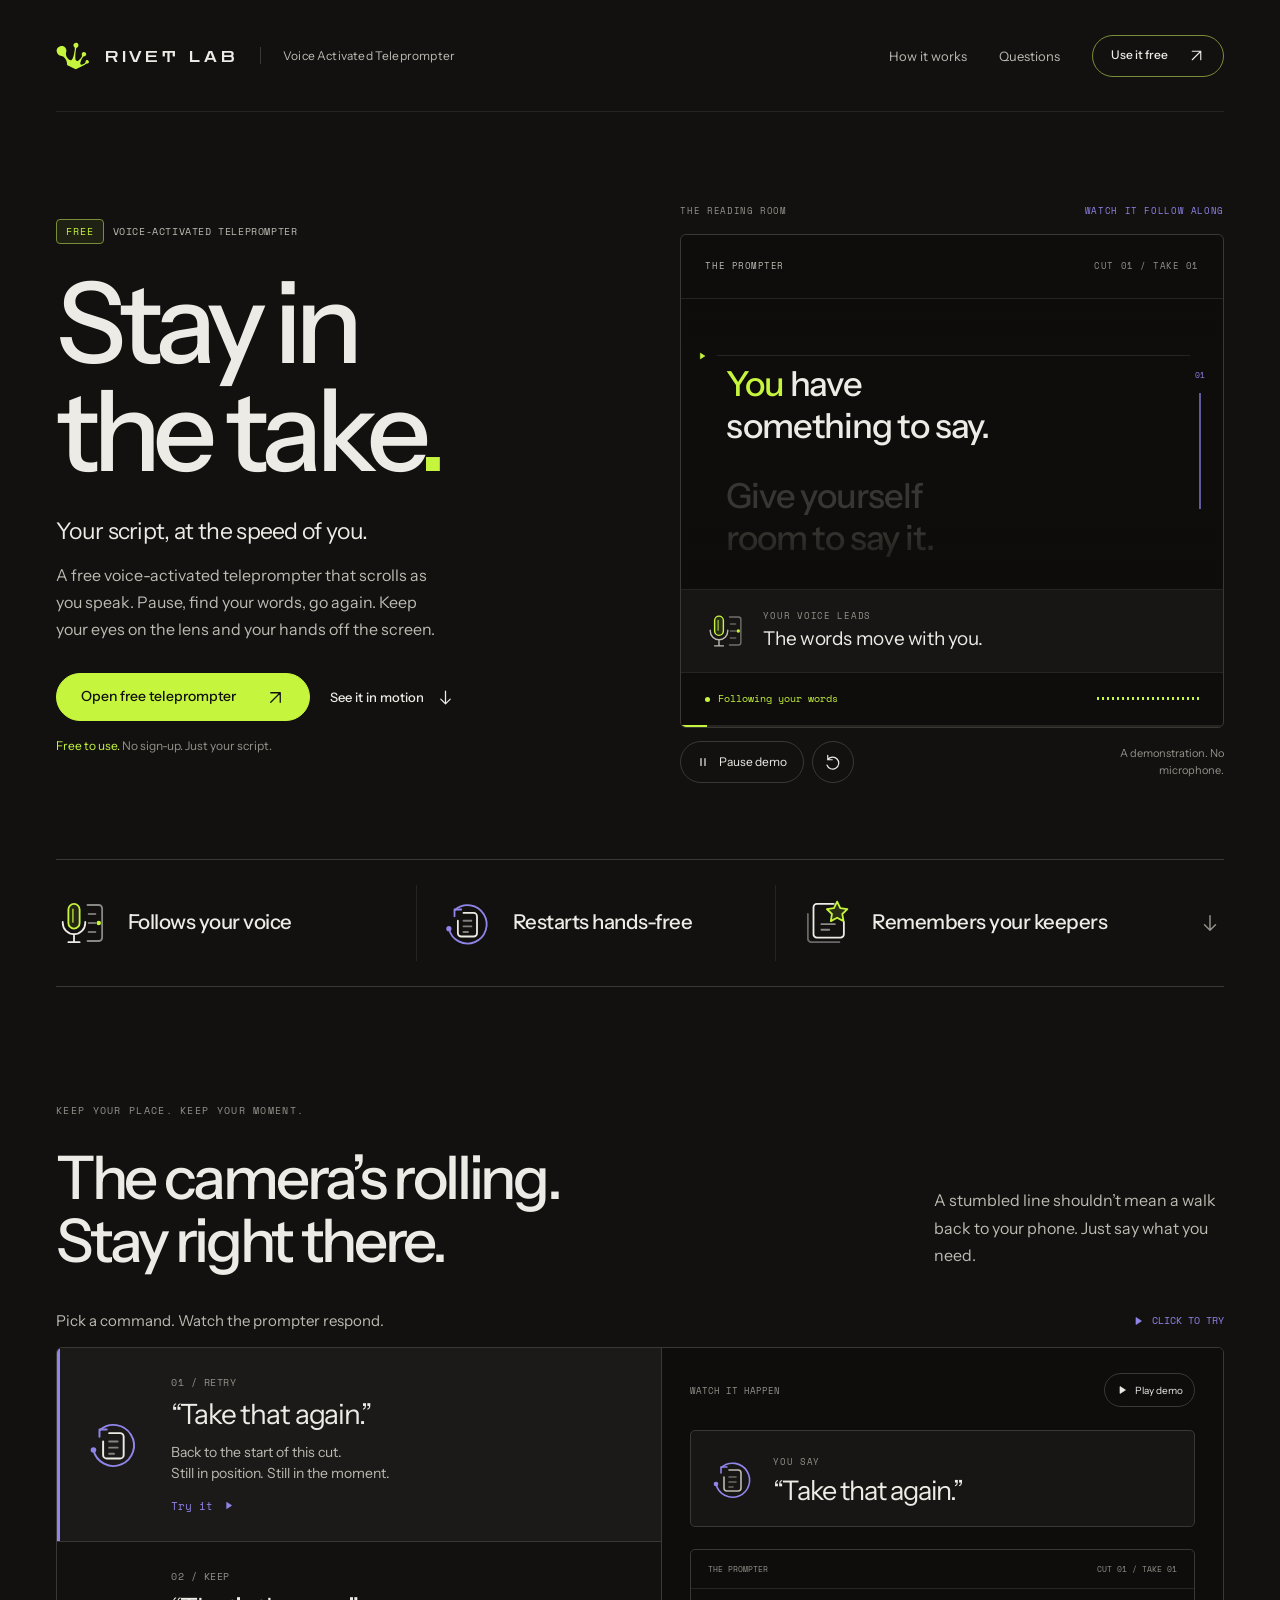
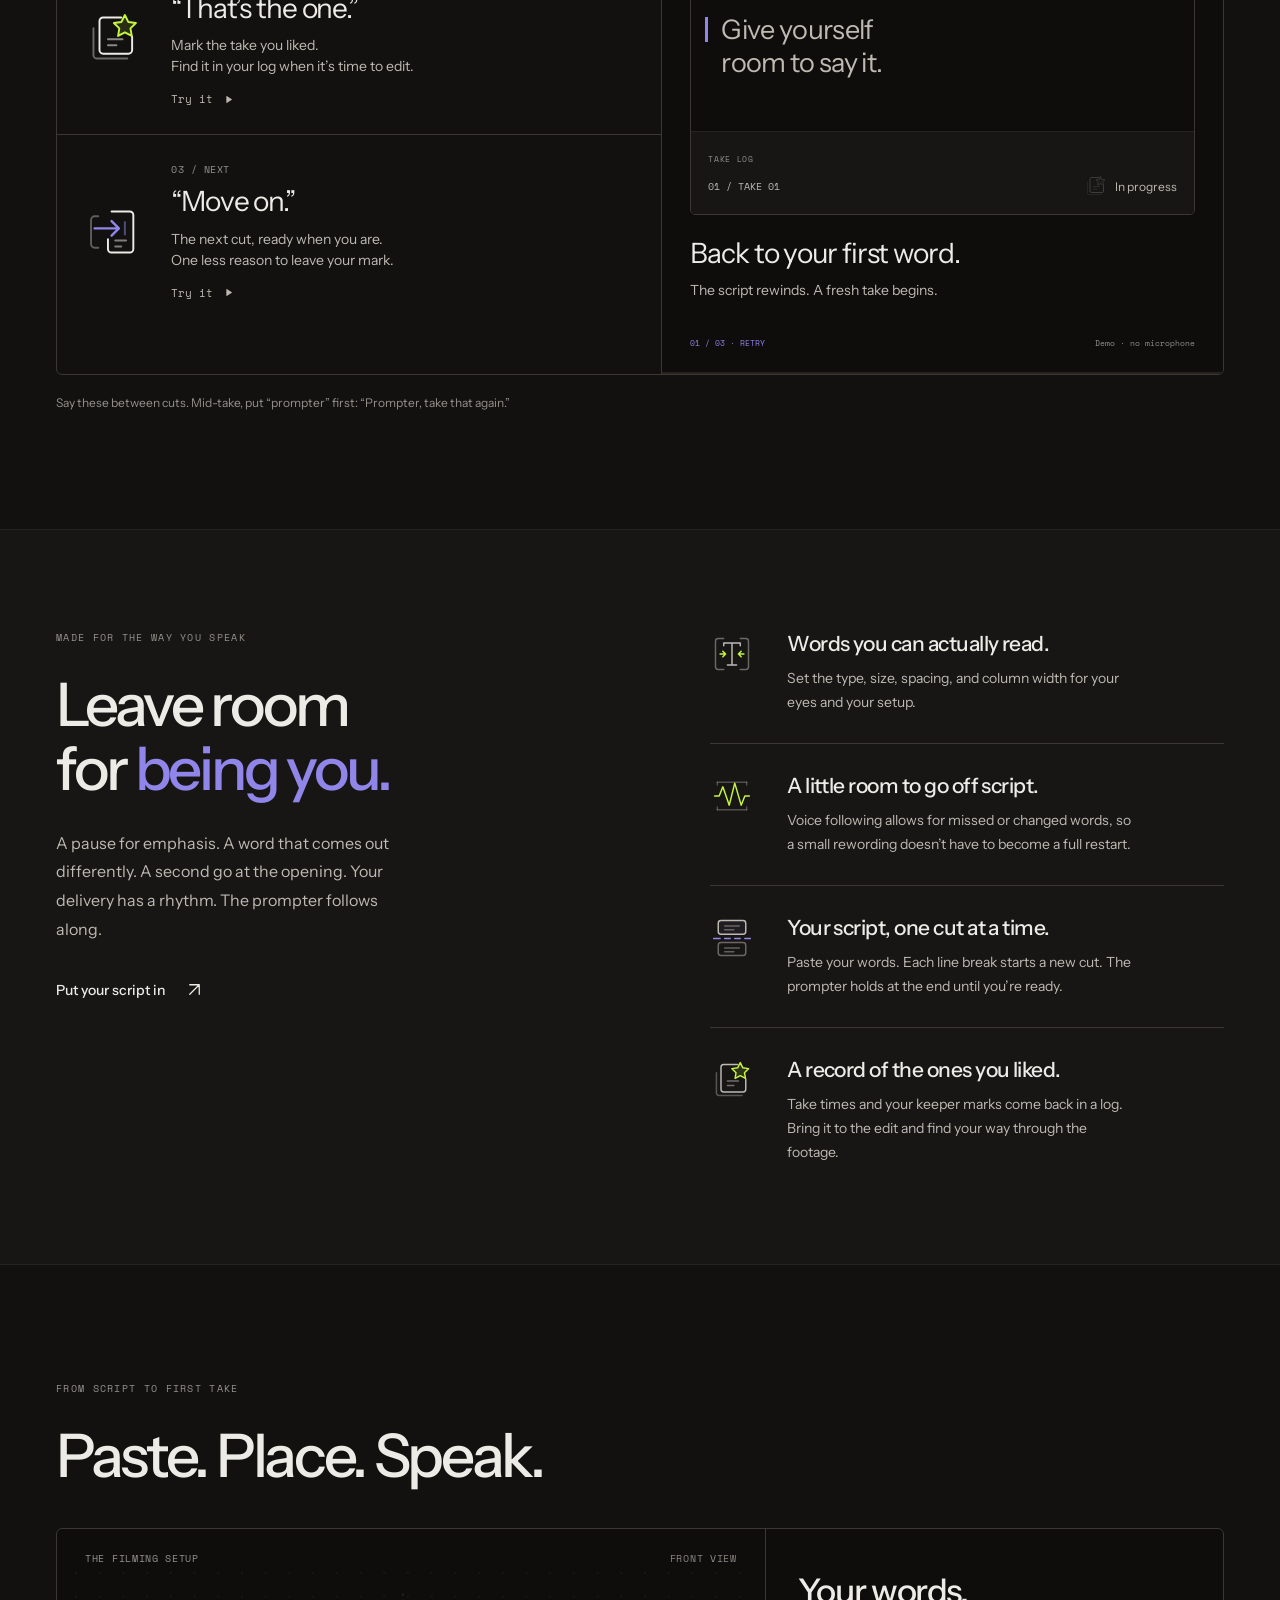
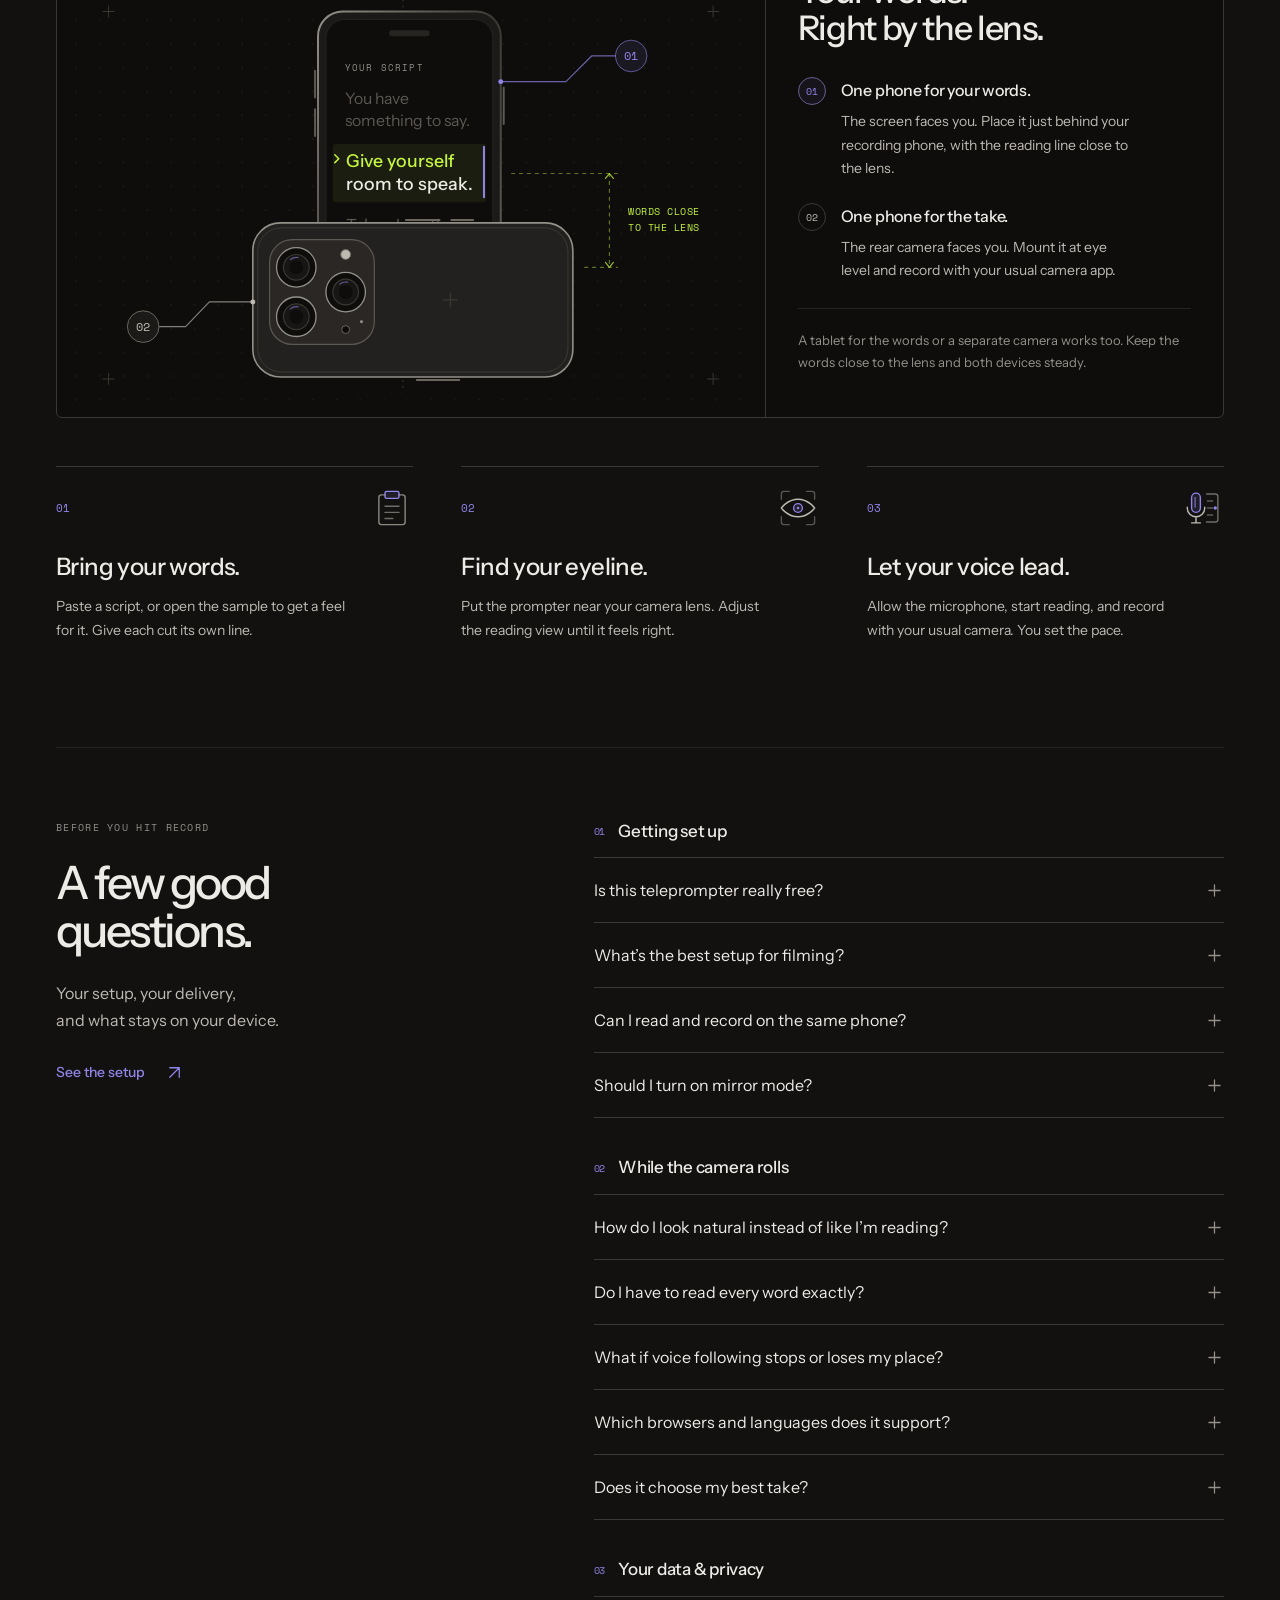
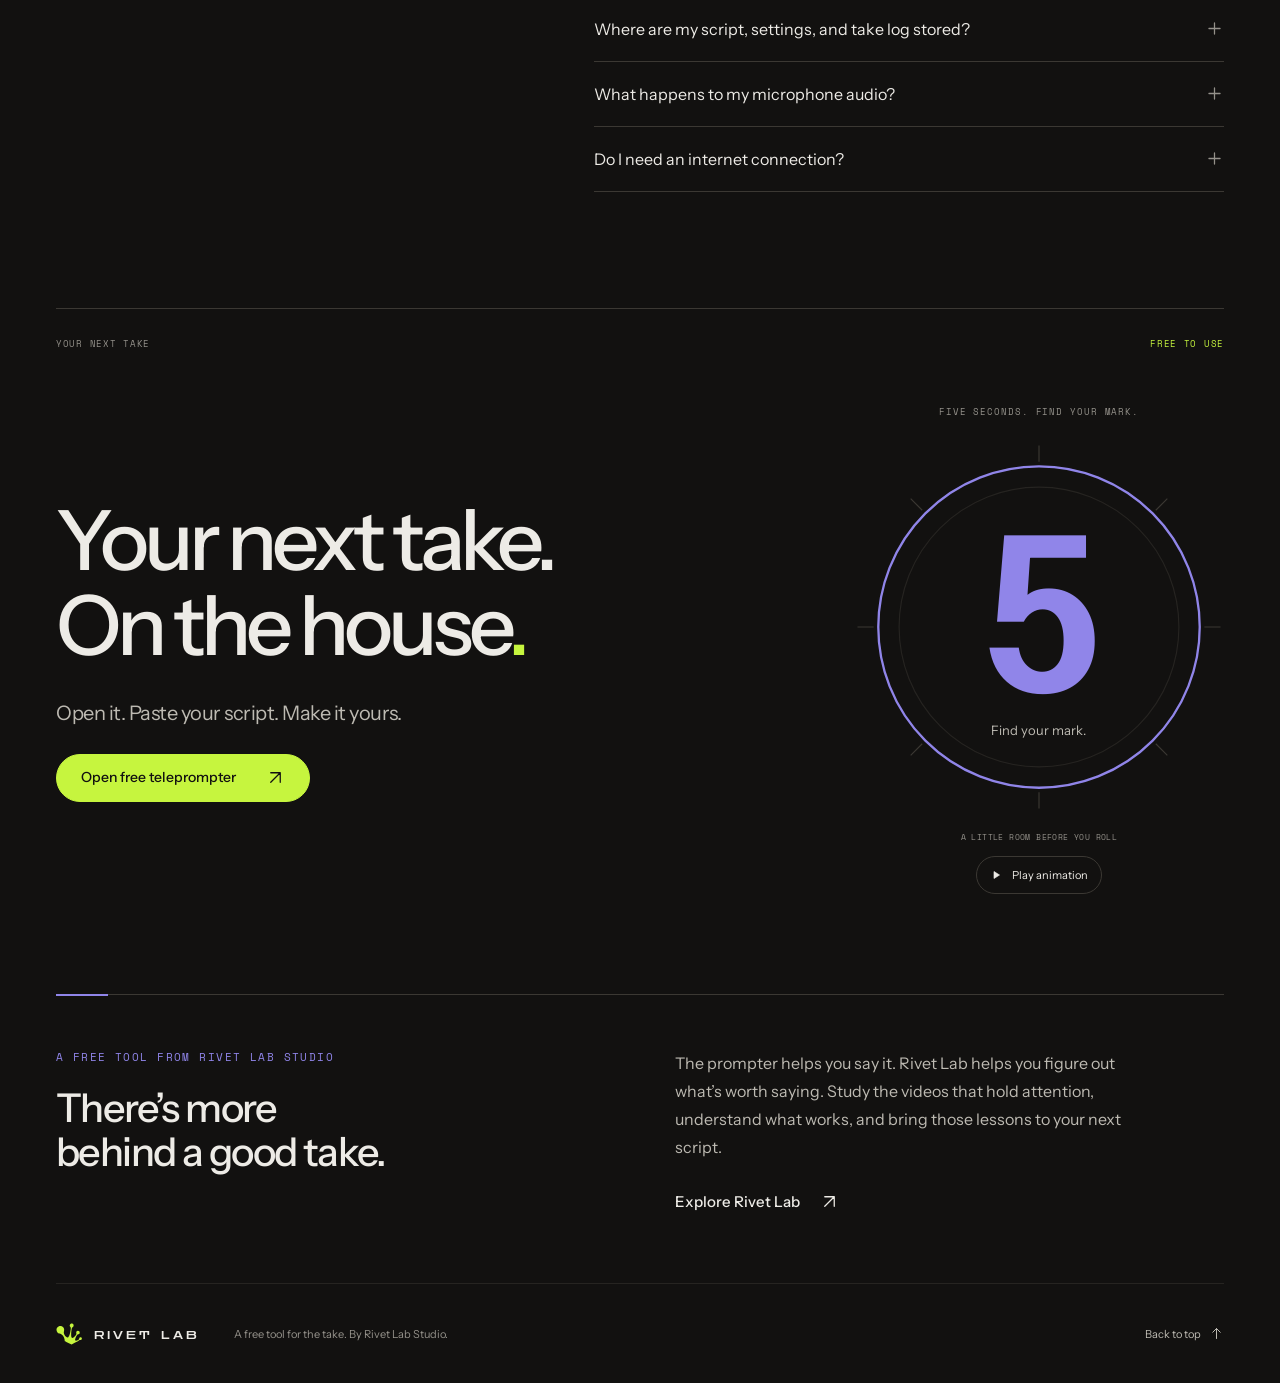
<file: index.html>
<!doctype html>
<html lang="en">
<head>
  <meta charset="utf-8">
  <meta name="viewport" content="width=device-width, initial-scale=1">
  <meta name="color-scheme" content="dark">
  <title>Free Voice-Activated Teleprompter | Rivet Lab Studio</title>
  <meta name="description" content="A free voice-activated teleprompter for filming videos. Your script scrolls as you speak. Restart hands-free and mark keeper takes. No sign-up. Rivet Lab Studio.">
  <link rel="canonical" href="https://prompter.rivetlabstudio.com/">
  <meta name="robots" content="index, follow">
  <meta property="og:type" content="website">
  <meta property="og:site_name" content="Rivet Lab Studio">
  <meta property="og:title" content="Free Voice-Activated Teleprompter | Rivet Lab Studio">
  <meta property="og:description" content="A free voice-activated teleprompter for filming videos. Your script scrolls as you speak. Restart hands-free and mark keeper takes. No sign-up. Rivet Lab Studio.">
  <meta property="og:url" content="https://prompter.rivetlabstudio.com/">
  <meta name="twitter:card" content="summary">
  <meta name="twitter:title" content="Free Voice-Activated Teleprompter | Rivet Lab Studio">
  <meta name="twitter:description" content="A free voice-activated teleprompter for filming videos. Your script scrolls as you speak. Restart hands-free and mark keeper takes. No sign-up. Rivet Lab Studio.">
  <script type="application/ld+json">{"@context": "https://schema.org", "@type": "WebApplication", "name": "Voice Teleprompter", "url": "https://prompter.rivetlabstudio.com/", "applicationCategory": "MultimediaApplication", "operatingSystem": "Web browser", "browserRequirements": "Voice following requires browser speech recognition and microphone permission. A set-pace mode is also available.", "description": "A free voice-activated teleprompter for filming videos. Your script scrolls as you speak. Restart hands-free and mark keeper takes. No sign-up. Rivet Lab Studio.", "isAccessibleForFree": true, "offers": {"@type": "Offer", "price": "0", "priceCurrency": "USD"}, "publisher": {"@type": "Organization", "name": "Rivet Lab Studio", "url": "https://rivetlabstudio.com/"}}</script>
  <link rel="stylesheet" href="styles.css">
  <script src="demo.js" defer></script>
<link rel="icon" href="/favicon.ico" sizes="32x32">
<link rel="icon" type="image/svg+xml" href="/favicon.svg">
<meta property="og:image" content="https://prompter.rivetlabstudio.com/share.png">
<meta property="og:image:width" content="1200">
<meta property="og:image:height" content="630">
<meta name="twitter:card" content="summary_large_image">
<meta name="twitter:image" content="https://prompter.rivetlabstudio.com/share.png">
<meta name="theme-color" content="#121110">
<meta name="apple-mobile-web-app-capable" content="yes">
<meta name="apple-mobile-web-app-status-bar-style" content="black-translucent">
<meta name="apple-mobile-web-app-title" content="Voice Teleprompter">
<link rel="apple-touch-icon" href="/apple-touch-icon.png">
<link rel="manifest" href="/site.webmanifest">
<script type="application/ld+json">{"@context": "https://schema.org", "@type": "FAQPage", "mainEntity": [{"@type": "Question", "name": "Is this teleprompter really free?", "acceptedAnswer": {"@type": "Answer", "text": "Yes. Voice Teleprompter is a free tool from Rivet Lab Studio. Voice following, hands-free commands, reading controls, and the take log are all free. Open it in your browser and paste your script. No account or credit card needed."}}, {"@type": "Question", "name": "What’s the best setup for filming?", "acceptedAnswer": {"@type": "Answer", "text": "Start with two devices: one phone or camera to record, and a second phone or tablet for your words. Mount the camera at eye level and put the prompter just behind or beside it. Bring the reading line close to the lens. Set the text size from where you’ll actually stand, then record a short test to check your eyeline and sound."}}, {"@type": "Question", "name": "Can I read and record on the same phone?", "acceptedAnswer": {"@type": "Answer", "text": "This tool is designed to display your script on a separate screen while your phone or camera records. It doesn’t record video or overlay words on your camera app. Use a second phone, tablet, or computer for the prompter so both your script and your camera can stay open."}}, {"@type": "Question", "name": "Should I turn on mirror mode?", "acceptedAnswer": {"@type": "Answer", "text": "Leave it off when you’re reading directly from a phone or tablet. Use mirror mode when your screen is reflected in teleprompter glass. The app can flip the reading view left-to-right or top-to-bottom to suit your rig."}}, {"@type": "Question", "name": "How do I look natural instead of like I’m reading?", "acceptedAnswer": {"@type": "Answer", "text": "Write the way you talk: short sentences, familiar words, and room to breathe. Keep the text column narrow enough that your eyes don’t scan far sideways, and make it large enough to read without leaning in. Rehearse once, then watch a short test take. Adjust the setup to you."}}, {"@type": "Question", "name": "Do I have to read every word exactly?", "acceptedAnswer": {"@type": "Answer", "text": "No. The tracker allows for small changes and skipped words. It still needs enough of your script to recognize your place. For a bigger rewrite, stop and edit your script. A line break starts a new cut, so break your script into moments you can comfortably say in one go."}}, {"@type": "Question", "name": "What if voice following stops or loses my place?", "acceptedAnswer": {"@type": "Answer", "text": "Check that the browser has microphone permission and can hear you from your filming position. Reduce background noise and keep the prompter tab in the foreground. Between cuts, “take that again” gives you a fresh start; mid-take, say “prompter” first. If speech recognition isn’t available, switch to the set-pace mode and choose a comfortable speed."}}, {"@type": "Question", "name": "Which browsers and languages does it support?", "acceptedAnswer": {"@type": "Answer", "text": "Safari on iPhone has been tested on the working prompter. Voice following depends on the browser and device, and the app checks support when you open it. Speech recognition is currently set to US English. Set-pace scrolling is available when voice following isn’t."}}, {"@type": "Question", "name": "Does it choose my best take?", "acceptedAnswer": {"@type": "Answer", "text": "You choose. Say “that’s the one” to mark a keeper. The take log records your marks and times so you can find those moments in your footage. It doesn’t judge your delivery or edit the video. Copy or download the log when you finish."}}, {"@type": "Question", "name": "Where are my script, settings, and take log stored?", "acceptedAnswer": {"@type": "Answer", "text": "Your pasted script and take log are handled in the current browser page; the app doesn’t upload them to Rivet Lab. Reading settings and custom command preferences are saved locally in this browser. There’s no cloud backup or saved script library in this version, so keep your original script and copy or download your take log before refreshing or closing the page. Clearing this site’s browser data removes its saved settings. To see which parts of the site get used, Rivet Lab counts page visits and button presses with PostHog, an analytics service. It never sends your script and never records your screen."}}, {"@type": "Question", "name": "What happens to my microphone audio?", "acceptedAnswer": {"@type": "Answer", "text": "Voice following uses your browser’s speech recognition. Depending on support, audio may be processed on your device or sent to the browser provider’s servers. The app shows which route is available and offers an on-device language download when supported. Rivet Lab doesn’t receive or record your microphone audio. The demonstrations on this landing page never use your microphone."}}, {"@type": "Question", "name": "Do I need an internet connection?", "acceptedAnswer": {"@type": "Answer", "text": "Load the tool while you’re online. Server-based speech recognition needs a connection; on-device recognition can work without one after the required language pack is installed, where supported. Set-pace mode doesn’t use speech recognition. This isn’t a downloadable offline app, so check your setup before relying on it without a connection."}}]}</script>
<script>(function(){if(location.hostname!=="prompter.rivetlabstudio.com")return;var q=new URLSearchParams(location.search).get('owner');if(q==='1'||q==='0'){document.cookie='rl_owner=1; Domain=rivetlabstudio.com; Path=/; SameSite=Lax; Secure; Max-Age='+(q==='1'?315360000:0);var u=new URL(location.href);u.searchParams.delete('owner');history.replaceState(null,'',u.pathname+u.search+u.hash);}var owner=/(?:^|; )rl_owner=1/.test(document.cookie);!function(t,e){var o,n,p,r;e.__SV||(window.posthog&&window.posthog.__loaded)||(window.posthog=e,e._i=[],e.init=function(i,s,a){function g(t,e){var o=e.split(".");2==o.length&&(t=t[o[0]],e=o[1]),t[e]=function(){t.push([e].concat(Array.prototype.slice.call(arguments,0)))}}(p=t.createElement("script")).type="text/javascript",p.crossOrigin="anonymous",p.async=!0,p.src=s.api_host.replace(".i.posthog.com","-assets.i.posthog.com")+"/static/array.js",(r=t.getElementsByTagName("script")[0]).parentNode.insertBefore(p,r);var u=e;for(void 0!==a?u=e[a]=[]:a="posthog",u.people=u.people||[],u.toString=function(t){var e="posthog";return"posthog"!==a&&(e+="."+a),t||(e+=" (stub)"),e},u.people.toString=function(){return u.toString(1)+".people (stub)"},o="init capture register register_once unregister opt_out_capturing has_opted_out_capturing opt_in_capturing reset isFeatureEnabled getFeatureFlag onFeatureFlags identify setPersonProperties group".split(" "),n=0;n<o.length;n++)g(u,o[n]);e._i.push([i,s,a])},e.__SV=1)}(document,window.posthog||[]);posthog.init("phc_ksMhV6qRLwDtwFxZopKynrNwJeFr9VKvaEcBN6M2ffVq",{"api_host": "https://us.i.posthog.com", "defaults": "2025-05-24", "person_profiles": "identified_only", "disable_session_recording": true, "mask_all_text": true});posthog.register(owner?{site:'voice-teleprompter',adp_owner:true}:{site:'voice-teleprompter'});})();</script>
</head>
<body>
  <svg xmlns="http://www.w3.org/2000/svg" class="icon-library" width="0" height="0" aria-hidden="true" focusable="false">
  <!-- Landing-page family: 48-unit feature grid, 1.6-unit structural stroke,
       interrupted frames, inset surfaces, and a colored functional detail.
       Utility icons use a separate 24-unit optical grid. -->
  <symbol id="icon-follow" viewBox="0 0 48 48">
    <g fill="none" stroke="currentColor" stroke-width="1.6" stroke-linecap="round" stroke-linejoin="round">
      <path d="M28 8h10a3 3 0 0 1 3 3v26a3 3 0 0 1-3 3H28" opacity=".55"/>
      <path d="M29 16h6m-6 8h6m-6 8h6" opacity=".45"/>
      <rect x="11" y="7" width="10" height="22" rx="5" fill="var(--icon-accent)" fill-opacity=".10" stroke="var(--icon-accent)"/>
      <path d="M6 23v1a10 10 0 0 0 20 0v-1M16 34v7m-5 0h10"/>
      <path d="M15 12v11" stroke="var(--icon-accent)" opacity=".7"/>
    </g>
    <circle cx="38" cy="24" r="2" fill="var(--icon-accent)"/>
  </symbol>
  <symbol id="icon-restart" viewBox="0 0 48 48">
    <g fill="none" stroke-width="1.6" stroke-linecap="round" stroke-linejoin="round">
      <path d="M12 18v-6h6" stroke="var(--icon-accent)"/>
      <path d="M12.4 12.4A17 17 0 1 1 7 29" stroke="var(--icon-accent)"/>
      <path d="M20 15h9a3 3 0 0 1 3 3v15a3 3 0 0 1-3 3H18a3 3 0 0 1-3-3V22" stroke="currentColor"/>
      <path d="M20 22h7M20 27h7M20 32h4" stroke="currentColor" opacity=".5"/>
    </g>
    <circle cx="7" cy="29" r="2.3" fill="var(--icon-accent)"/>
  </symbol>
  <symbol id="icon-keeper" viewBox="0 0 48 48">
    <g fill="none" stroke="currentColor" stroke-width="1.6" stroke-linecap="round" stroke-linejoin="round">
      <path d="M7 16v22a3 3 0 0 0 3 3h25" opacity=".4"/>
      <path d="M30 7H15a3 3 0 0 0-3 3v24a3 3 0 0 0 3 3h21a3 3 0 0 0 3-3V23"/>
      <path d="M19 25h12m-12 5h7" opacity=".55"/>
      <path d="m33 5 2.8 5.7 6.3.9-4.5 4.4 1.1 6.3-5.7-3-5.6 3 1-6.3-4.5-4.4 6.3-.9Z" fill="var(--icon-accent)" fill-opacity=".13" stroke="var(--icon-accent)"/>
    </g>
  </symbol>
  <symbol id="icon-next" viewBox="0 0 48 48">
    <g fill="none" stroke="currentColor" stroke-width="1.6" stroke-linecap="round" stroke-linejoin="round">
      <path d="M11 11H8a3 3 0 0 0-3 3v20a3 3 0 0 0 3 3h3" opacity=".35"/>
      <path d="M22 7h15a3 3 0 0 1 3 3v28a3 3 0 0 1-3 3H22a3 3 0 0 1-3-3v-8"/>
      <path d="M25 31h9m-9 5h5" opacity=".5"/>
      <path d="M8 21h20m-6-6 6 6-6 6" stroke="var(--icon-accent)" stroke-width="2"/>
      <path d="M33 16v10" stroke="var(--icon-accent)" opacity=".5"/>
    </g>
  </symbol>
  <symbol id="icon-readability" viewBox="0 0 48 48">
    <g fill="none" stroke="currentColor" stroke-width="1.6" stroke-linecap="round" stroke-linejoin="round">
      <path d="M15 7H9a3 3 0 0 0-3 3v28a3 3 0 0 0 3 3h6m18-34h6a3 3 0 0 1 3 3v28a3 3 0 0 1-3 3h-6" opacity=".5"/>
      <path d="M15 15v-3h18v3M24 12v24m-5 0h10"/>
      <path d="M11 24h6m-3-3 3 3-3 3m23-3h-6m3-3-3 3 3 3" stroke="var(--icon-accent)"/>
    </g>
  </symbol>
  <symbol id="icon-flexible" viewBox="0 0 48 48">
    <g fill="none" stroke="currentColor" stroke-width="1.6" stroke-linecap="round" stroke-linejoin="round">
      <path d="M8 9h32M8 39h32" opacity=".35"/>
      <path d="M5 24h5l4-10 7 20 6-24 7 24 4-10h5" stroke="var(--icon-accent)"/>
      <path d="M8 9v3m32-3v3M8 36v3m32-3v3" opacity=".35"/>
    </g>
  </symbol>
  <symbol id="icon-cuts" viewBox="0 0 48 48">
    <g fill="none" stroke="currentColor" stroke-width="1.6" stroke-linecap="round" stroke-linejoin="round">
      <rect x="9" y="5" width="30" height="15" rx="3" fill="var(--icon-accent)" fill-opacity=".07"/>
      <rect x="9" y="29" width="30" height="14" rx="3" opacity=".5"/>
      <path d="M16 11h16m-16 4h10m-10 20h16m-16 4h10" opacity=".45"/>
      <path d="M4 24.5h7m5 0h6m5 0h6m5 0h6" stroke="var(--icon-accent)"/>
    </g>
  </symbol>
  <symbol id="icon-paste" viewBox="0 0 48 48">
    <g fill="none" stroke="currentColor" stroke-width="1.6" stroke-linecap="round" stroke-linejoin="round">
      <path d="M16 9h-4a3 3 0 0 0-3 3v28a3 3 0 0 0 3 3h24a3 3 0 0 0 3-3V12a3 3 0 0 0-3-3h-4" opacity=".7"/>
      <rect x="16" y="5" width="16" height="8" rx="2" fill="var(--icon-accent)" fill-opacity=".12" stroke="var(--icon-accent)"/>
      <path d="M16 22h16m-16 7h16m-16 7h9" opacity=".55"/>
    </g>
  </symbol>
  <symbol id="icon-eyeline" viewBox="0 0 48 48">
    <g fill="none" stroke="currentColor" stroke-width="1.6" stroke-linecap="round" stroke-linejoin="round">
      <path d="M5 14V8a3 3 0 0 1 3-3h6m20 0h6a3 3 0 0 1 3 3v6M5 34v6a3 3 0 0 0 3 3h6m20 0h6a3 3 0 0 0 3-3v-6" opacity=".4"/>
      <path d="M5 24s7-10 19-10 19 10 19 10-7 10-19 10S5 24 5 24Z"/>
      <circle cx="24" cy="24" r="5" stroke="var(--icon-accent)" fill="var(--icon-accent)" fill-opacity=".12"/>
    </g>
    <circle cx="24" cy="24" r="1.5" fill="var(--icon-accent)"/>
  </symbol>
  <symbol id="icon-arrow-up-right" viewBox="0 0 24 24"><path d="M6 18 18 6M6 6h12v12" fill="none" stroke="currentColor" stroke-width="1.6" stroke-linecap="round" stroke-linejoin="round"/></symbol>
  <symbol id="icon-arrow-down" viewBox="0 0 24 24"><path d="M12 4v16m-6-6 6 6 6-6" fill="none" stroke="currentColor" stroke-width="1.6" stroke-linecap="round" stroke-linejoin="round"/></symbol>
  <symbol id="icon-play" viewBox="0 0 24 24"><path d="m8 5 11 7-11 7Z" fill="currentColor" stroke="currentColor" stroke-width="1.3" stroke-linejoin="round"/></symbol>
  <symbol id="icon-pause" viewBox="0 0 24 24"><path d="M8 5v14M16 5v14" fill="none" stroke="currentColor" stroke-width="2.4" stroke-linecap="round"/></symbol>
  <symbol id="icon-plus" viewBox="0 0 24 24"><path d="M5 12h14M12 5v14" fill="none" stroke="currentColor" stroke-width="1.6" stroke-linecap="round"/></symbol>
  <symbol id="icon-replay" viewBox="0 0 24 24"><path d="M5 9a8 8 0 1 1-1 7M5 3v6h6" fill="none" stroke="currentColor" stroke-width="1.6" stroke-linecap="round" stroke-linejoin="round"/></symbol>
</svg>

  <a class="skip-link" href="#main">Skip to content</a>
  <header class="site-header shell">
    <a class="brand" href="./" aria-label="Rivet Lab · Voice Activated Teleprompter"><svg viewBox="0 0 1820.2046479030787 280" class="brand-lockup" role="img" aria-label="Rivet Lab"><g transform="scale(0.3537765648295555) translate(-115.23 -27.32)"><path d="M 1017.31 635.11 C 1059.32 607.30 1058.00 566.06 1013.78 541.77 C 1008.11 540.96 1002.50 539.14 996.78 539.34 C 940.39 541.37 959.18 590.28 943.04 614.93 C 925.20 642.17 868.68 664.37 837.80 668.17 C 800.42 661.36 797.92 637.90 806.22 603.55 C 819.27 549.55 846.24 494.37 878.83 449.54 C 904.10 431.88 920.30 440.95 941.78 426.35 C 957.48 415.68 963.15 400.59 968.59 383.42 C 970.81 336.16 945.11 307.90 897.08 309.69 C 869.13 319.96 845.56 336.03 842.83 368.65 C 840.77 393.09 857.55 410.85 846.56 435.10 C 827.49 477.16 772.35 537.08 733.64 561.75 C 666.33 586.65 662.02 506.53 660.79 460.45 C 659.14 398.39 665.27 334.33 675.15 273.10 C 678.71 251.08 679.14 226.64 688.76 206.11 C 701.36 179.26 728.04 176.25 745.80 145.15 C 758.05 97.58 744.90 68.43 699.66 48.43 C 655.60 41.03 622.28 63.15 608.96 105.33 C 607.77 123.09 607.44 139.18 618.19 154.61 C 629.21 170.43 642.29 175.69 646.10 196.24 C 652.21 229.12 642.86 265.94 637.50 298.32 C 625.97 368.06 608.30 487.63 556.62 537.80 C 524.11 553.29 506.04 541.76 479.04 521.09 C 432.70 485.60 394.21 417.78 395.46 358.64 C 396.20 324.02 412.96 292.77 409.58 257.53 C 406.84 228.97 394.32 201.83 374.80 180.86 C 281.60 80.76 117.36 171.96 134.81 287.95 C 142.50 339.03 170.92 387.17 220.90 407.10 C 254.41 420.46 284.38 418.14 317.55 439.40 C 398.43 491.22 428.32 585.02 430.01 676.26 C 430.13 682.26 436.32 682.79 441.24 685.21 C 456.11 692.53 470.99 699.85 485.86 707.17 C 549.08 738.28 612.30 769.40 675.52 800.51 C 751.75 762.99 827.98 725.47 904.21 687.96 C 929.78 675.37 947.48 648.36 966.83 640.79 C 982.02 634.85 1001.26 638.37 1017.31 635.11 Z" fill="var(--lime)"/></g><text x="486.2186339170646" y="201.76000000000002" font-size="139.86013986013987" letter-spacing="39.16083916083917" font-family="Zen Dots, sans-serif" fill="currentColor">RIVET LAB</text></svg><span class="studio-label">Voice Activated Teleprompter</span></a>
    <nav aria-label="Main navigation">
      <a class="nav-link" href="#how-it-works">How it works</a>
      <a class="nav-link" href="#questions">Questions</a>
      <a class="button button-outline nav-cta" href="app/">Use it free <svg class="icon" aria-hidden="true" focusable="false" ><use href="#icon-arrow-up-right"></use></svg></a>
    </nav>
  </header>

  <main id="main">
    <section class="hero shell" aria-labelledby="hero-title">
      <div class="hero-copy">
        <h1 id="hero-title"><span class="hero-kicker"><span class="free-tag">FREE</span> VOICE-ACTIVATED TELEPROMPTER</span> <span class="hero-headline">Stay in<br>the take<span class="period">.</span></span></h1>
        <p class="hero-description">Your script, at the speed of you.</p>
        <p class="hero-body">A free voice-activated teleprompter that scrolls as you speak. Pause, find your words, go again. Keep your eyes on the lens and your hands off the screen.</p>
        <div class="hero-actions">
          <a class="button button-primary" href="app/">Open free teleprompter <svg class="icon" aria-hidden="true" focusable="false" ><use href="#icon-arrow-up-right"></use></svg></a>
          <a class="text-link" href="#demo" id="see-demo">See it in motion <svg class="icon" aria-hidden="true" focusable="false" ><use href="#icon-arrow-down"></use></svg></a>
        </div>
        <p class="hero-note"><span class="free-note">Free to use.</span> No sign-up. Just your script.</p>
      </div>

      <div class="demo-column" id="demo">
        <div class="demo-caption"><span>THE READING ROOM</span><span>WATCH IT FOLLOW ALONG</span></div>
        <div class="prompter-preview" id="prompter-preview" data-state="ready">
          <div class="preview-topline"><span class="preview-name">THE PROMPTER</span><span id="take-counter">CUT 01 / TAKE 01</span></div>
          <div class="reading-area">
            <div class="reading-guide" aria-hidden="true"><svg class="reading-cursor icon" aria-hidden="true" focusable="false" ><use href="#icon-play"></use></svg><span class="guide-line"></span></div>
            <div class="reading-lines" id="reading-lines" aria-label="Example script">
              <p class="script-pair is-active"><span>You</span> <span>have</span><br><span>something</span> <span>to</span> <span>say.</span></p>
              <p class="script-pair"><span>Give</span> <span>yourself</span><br><span>room</span> <span>to</span> <span>say</span> <span>it.</span></p>
              <p class="script-pair"><span>A</span> <span>breath.</span><br><span>Another</span> <span>try.</span></p>
              <p class="script-pair"><span>A</span> <span>take</span> <span>that</span><br><span>feels</span> <span>like</span> <span>you.</span></p>
            </div>
            <div class="cut-rail" aria-hidden="true"><span>01</span><i></i></div>
          </div>
          <div class="voice-cue" id="hero-voice-cue" data-kind="reading"><svg class="icon" aria-hidden="true"><use id="hero-cue-icon" href="#icon-follow"></use></svg><div><span id="hero-cue-label">YOUR VOICE LEADS</span><p id="hero-cue-text">The words move with you.</p></div></div>
          <div class="preview-bottomline">
            <span class="demo-status" id="demo-status">Voice-following demo</span>
            <div class="signal-meter" aria-hidden="true"><i></i><i></i><i></i><i></i><i></i><i></i><i></i><i></i><i></i><i></i><i></i><i></i><i></i><i></i><i></i><i></i><i></i><i></i><i></i><i></i><i></i></div>
          </div>
          <div class="demo-progress" aria-hidden="true"><span id="demo-progress"></span></div>
        </div>
        <div class="demo-controls">
          <button class="demo-play" id="demo-play" type="button"><svg class="icon" aria-hidden="true" focusable="false" id="demo-play-icon"><use href="#icon-play"></use></svg> <span id="demo-play-label">Play demo</span></button>
          <button class="icon-button" id="demo-restart" type="button" aria-label="Restart the example" title="Restart the example"><svg class="icon" aria-hidden="true" focusable="false" ><use href="#icon-replay"></use></svg></button>
          <span class="demo-disclosure">A demonstration. No microphone.</span>
        </div>
        <noscript><p class="hero-note">This preview needs JavaScript. The example above shows the reading view.</p></noscript>
      </div>
    </section>

    <div class="capability-strip shell" aria-label="Prompter features">
      <span><svg class="icon capability-icon" aria-hidden="true" focusable="false" ><use href="#icon-follow"></use></svg> Follows your voice</span><span><svg class="icon capability-icon accent-purple" aria-hidden="true" focusable="false" ><use href="#icon-restart"></use></svg> Restarts hands-free</span><span><svg class="icon capability-icon" aria-hidden="true" focusable="false" ><use href="#icon-keeper"></use></svg> Remembers your keepers</span>
      <a href="#how-it-works" aria-label="Explore how it works"><svg class="icon" aria-hidden="true" focusable="false" ><use href="#icon-arrow-down"></use></svg></a>
    </div>

    <section class="hands-section shell section-space" id="how-it-works" aria-labelledby="hands-title">
      <div class="section-heading">
        <p class="eyebrow">KEEP YOUR PLACE. KEEP YOUR MOMENT.</p>
        <div class="heading-row"><h2 id="hands-title">The camera’s rolling.<br>Stay right there.</h2><p>A stumbled line shouldn’t mean a walk back to your phone. Just say what you need.</p></div>
      </div>
      <div class="command-invitation"><p>Pick a command. Watch the prompter respond.</p><span><svg class="icon" aria-hidden="true"><use href="#icon-play"></use></svg> CLICK TO TRY</span></div>
      <div class="command-studio">
        <div class="command-list" role="group" aria-label="Explore the voice commands">
          <button type="button" class="command-option" data-command="restart" aria-pressed="true" aria-controls="command-result"><svg class="icon command-arrow" aria-hidden="true"><use href="#icon-restart"></use></svg><span class="command-number">01 / RETRY</span><span class="command-quote">“Take that again.”</span><span class="command-description">Back to the start of this cut.<br>Still in position. Still in the moment.</span><span class="command-try">Try it <svg class="icon" aria-hidden="true"><use href="#icon-play"></use></svg></span></button>
          <button type="button" class="command-option" data-command="keep" aria-pressed="false" aria-controls="command-result"><svg class="icon command-arrow" aria-hidden="true"><use href="#icon-keeper"></use></svg><span class="command-number">02 / KEEP</span><span class="command-quote">“That’s the one.”</span><span class="command-description">Mark the take you liked.<br>Find it in your log when it’s time to edit.</span><span class="command-try">Try it <svg class="icon" aria-hidden="true"><use href="#icon-play"></use></svg></span></button>
          <button type="button" class="command-option" data-command="next" aria-pressed="false" aria-controls="command-result"><svg class="icon command-arrow" aria-hidden="true"><use href="#icon-next"></use></svg><span class="command-number">03 / NEXT</span><span class="command-quote">“Move on.”</span><span class="command-description">The next cut, ready when you are.<br>One less reason to leave your mark.</span><span class="command-try">Try it <svg class="icon" aria-hidden="true"><use href="#icon-play"></use></svg></span></button>
        </div>
        <div class="command-result" id="command-result" data-command-state="restart" data-phase="before">
          <div class="result-top"><span>WATCH IT HAPPEN</span><button class="demo-play" id="command-play" type="button"><svg class="icon" aria-hidden="true"><use href="#icon-play"></use></svg><span>Play demo</span></button></div>
          <div class="command-speech"><svg class="icon" aria-hidden="true"><use id="result-icon-use" href="#icon-restart"></use></svg><div><span>YOU SAY</span><p id="result-spoken">“Take that again.”</p></div></div>
          <div class="command-monitor">
            <div class="monitor-top"><span>THE PROMPTER</span><span id="result-cut">CUT 01 / TAKE 01</span></div>
            <div class="mini-reading"><span class="mini-cursor" aria-hidden="true"></span><div class="mini-track" id="mini-track"><p>You have<br>something to say.</p><p>Give yourself<br>room to say it.</p></div></div>
            <div class="take-log" id="take-log"><span>TAKE LOG</span><div><span id="log-take">01 / TAKE 01</span><span class="log-mark" id="log-mark"><svg class="icon" aria-hidden="true"><use href="#icon-keeper"></use></svg><span id="log-state">In progress</span></span></div></div>
          </div>
          <div class="result-explanation"><p class="result-title" id="result-title">Back to your first word.</p><p class="result-detail" id="result-detail">Watch the script rewind for another take.</p></div>
          <div class="command-demo-footer"><span id="command-step">01 / 03 · RETRY</span><span>Demo · no microphone</span></div>
          <div class="command-progress" aria-hidden="true"><span id="command-progress"></span></div>
        </div>
      </div>
      <p class="sr-only" id="command-announcement" role="status"></p>
      <p class="section-footnote">Say these between cuts. Mid-take, put “prompter” first: “Prompter, take that again.”</p>
    </section>

    <section class="rhythm-section" aria-labelledby="rhythm-title">
      <div class="shell rhythm-grid">
        <div class="rhythm-copy"><p class="eyebrow">MADE FOR THE WAY YOU SPEAK</p><h2 id="rhythm-title">Leave room<br>for <em>being you.</em></h2><p>A pause for emphasis. A word that comes out differently. A second go at the opening. Your delivery has a rhythm. The prompter follows along.</p><a class="text-link" href="app/">Put your script in <svg class="icon" aria-hidden="true" focusable="false" ><use href="#icon-arrow-up-right"></use></svg></a></div>
        <div class="feature-rows">
          <article><span class="feature-symbol" aria-hidden="true"><svg class="icon feature-icon" aria-hidden="true" focusable="false" ><use href="#icon-readability"></use></svg></span><div><h3>Words you can actually read.</h3><p>Set the type, size, spacing, and column width for your eyes and your setup.</p></div></article>
          <article><span class="feature-symbol" aria-hidden="true"><svg class="icon feature-icon" aria-hidden="true" focusable="false" ><use href="#icon-flexible"></use></svg></span><div><h3>A little room to go off script.</h3><p>Voice following allows for missed or changed words, so a small rewording doesn’t have to become a full restart.</p></div></article>
          <article><span class="feature-symbol accent-purple" aria-hidden="true"><svg class="icon feature-icon" aria-hidden="true" focusable="false" ><use href="#icon-cuts"></use></svg></span><div><h3>Your script, one cut at a time.</h3><p>Paste your words. Each line break starts a new cut. The prompter holds at the end until you’re ready.</p></div></article>
          <article><span class="feature-symbol" aria-hidden="true"><svg class="icon feature-icon" aria-hidden="true" focusable="false" ><use href="#icon-keeper"></use></svg></span><div><h3>A record of the ones you liked.</h3><p>Take times and your keeper marks come back in a log. Bring it to the edit and find your way through the footage.</p></div></article>
        </div>
      </div>
    </section>

    <section class="setup-section shell section-space" id="the-setup" aria-labelledby="setup-title">
      <div class="section-heading"><p class="eyebrow">FROM SCRIPT TO FIRST TAKE</p><h2 id="setup-title">Paste. Place. Speak.</h2></div>
      <figure class="setup-visual">
        <div class="setup-drawing">
          <div class="diagram-heading"><span>THE FILMING SETUP</span><span>FRONT VIEW</span></div>
          <svg xmlns="http://www.w3.org/2000/svg" viewBox="0 0 680 450" role="img" aria-labelledby="setup-svg-title setup-svg-desc">
  <title id="setup-svg-title">Two phones: one for your words, one for the take</title>
  <desc id="setup-svg-desc">A clean front-view diagram from the creator’s position. An upright phone displays the script behind a horizontal recording phone. The recording phone’s back and three rear camera lenses face the creator. Label one identifies the reading screen; label two identifies the recording phone. Place the reading line close to the recording lens.</desc>
  <defs>
    <clipPath id="setup-screen-clip"><rect x="260" y="78" width="157" height="205" rx="3"/></clipPath>
    <pattern id="setup-grid" x="0" y="0" width="24" height="24" patternUnits="userSpaceOnUse"><circle cx="1" cy="1" r=".65" fill="#3b3833"/></pattern>
    <linearGradient id="setup-phone-edge" x1="0" y1="0" x2="1" y2="1"><stop stop-color="#94918a"/><stop offset=".5" stop-color="#3b3833"/><stop offset="1" stop-color="#6b675f"/></linearGradient>
  </defs>
  <rect width="680" height="450" fill="url(#setup-grid)" opacity=".6"/>
  <!-- Diagram geometry, not a product photograph: front view, not to scale. -->
  <g fill="none" stroke="#3b3833" stroke-width="1">
    <path d="M28 40h12m-6-6v12M640 40h12m-6-6v12M28 412h12m-6-6v12M640 412h12m-6-6v12"/>
    <path d="M332 22v15m0 370v15" stroke-dasharray="2 4"/>
  </g>
  <!-- Second phone: the script display. -->
  <g>
    <rect x="246" y="40" width="185" height="331" rx="25" fill="#1b1a18" stroke="url(#setup-phone-edge)" stroke-width="2"/>
    <rect x="254" y="48" width="169" height="315" rx="19" fill="#0e0d0c" stroke="#262421"/>
    <path d="M243 100v27m0 12v27m191-49v37" stroke="#5c5952" stroke-width="2" stroke-linecap="round"/>
    <rect x="318" y="59" width="41" height="6" rx="3" fill="#262421"/>
    <g clip-path="url(#setup-screen-clip)">
    <text x="273" y="100" fill="#94918a" font-family="Space Mono,monospace" font-size="9" letter-spacing="1.2">YOUR SCRIPT</text>
    <text x="273" y="134" fill="#5c5952" font-family="Instrument Sans,sans-serif" font-size="16">You have</text>
    <text x="273" y="156" fill="#5c5952" font-family="Instrument Sans,sans-serif" font-size="16">something to say.</text>
    <rect x="261" y="174" width="155" height="59" rx="3" fill="#c6f53e" fill-opacity=".065"/>
    <path d="m263 185 4 4-4 4" fill="none" stroke="#c6f53e" stroke-width="1.5" stroke-linecap="round" stroke-linejoin="round"/>
    <text x="274" y="197" fill="#c6f53e" font-family="Instrument Sans,sans-serif" font-size="18" font-weight="500">Give yourself</text>
    <text x="274" y="221" fill="#edebe6" font-family="Instrument Sans,sans-serif" font-size="18" font-weight="500">room to speak.</text>
    <text x="274" y="262" fill="#5c5952" font-family="Instrument Sans,sans-serif" font-size="17">Take a breath.</text>
    <path d="M414 177v51" stroke="#9085e9" stroke-width="2" stroke-linecap="round"/>
    </g>
  </g>
  <!-- Recording phone, rear view in landscape. Deliberately flat geometry:
       one chassis, a square camera island, three equal lenses, no hybrid grip. -->
  <g id="setup-recording-phone">
    <rect x="180" y="254" width="324" height="156" rx="28" fill="#23211f" stroke="#94918a" stroke-width="1.6"/>
    <rect x="185" y="259" width="314" height="146" rx="24" fill="none" stroke="#3b3833"/>
    <path d="M335 251h34m12 0h22" stroke="#6b675f" stroke-width="2" stroke-linecap="round"/>
    <path d="M346 413h43" stroke="#6b675f" stroke-width="2" stroke-linecap="round"/>
    <rect x="197" y="271" width="106" height="106" rx="23" fill="#2a2724" stroke="#5c5952" stroke-width="1.2"/>
    <g fill="#0e0d0c" stroke="#94918a" stroke-width="1.3">
      <circle cx="224" cy="299" r="20"/>
      <circle cx="224" cy="349" r="20"/>
      <circle cx="274" cy="324" r="20"/>
    </g>
    <g fill="#171614" stroke="#3b3833" stroke-width="1.2">
      <circle cx="224" cy="299" r="13"/>
      <circle cx="224" cy="349" r="13"/>
      <circle cx="274" cy="324" r="13"/>
    </g>
    <g fill="#0e0d0c"><circle cx="224" cy="299" r="7"/><circle cx="224" cy="349" r="7"/><circle cx="274" cy="324" r="7"/></g>
    <g fill="none" stroke="#9085e9" stroke-width="1.2" stroke-linecap="round" opacity=".6"><path d="M218 291a10 10 0 0 1 8-2M218 341a10 10 0 0 1 8-2M268 316a10 10 0 0 1 8-2"/></g>
    <circle cx="274" cy="286" r="5" fill="#bdbab2" stroke="#6b675f"/>
    <circle cx="274" cy="362" r="4" fill="#0e0d0c" stroke="#6b675f"/>
    <circle cx="290" cy="354" r="1.5" fill="#94918a"/>
    <path d="M380 325v14m-7-7h14" fill="none" stroke="#3b3833" stroke-width="1.2" stroke-linecap="round"/>
  </g>
  <!-- Numbered callouts match the adjacent written explanation. -->
  <g fill="none" stroke-width="1.2" stroke-linecap="round" stroke-linejoin="round">
    <path d="M431 111h66l26-26h24" stroke="#9085e9" opacity=".7"/>
    <path d="M180 334h-44l-24 25H85" stroke="#bdbab2" opacity=".65"/>
    <path d="M442 204h107M516 299h33m-8-95v95" stroke="#c6f53e" opacity=".45" stroke-dasharray="3 5"/>
    <path d="M537 209l4-5 4 5m-8 85 4 5 4-5" stroke="#c6f53e" opacity=".75"/>
  </g>
  <circle cx="431" cy="111" r="2.5" fill="#9085e9"/>
  <circle cx="180" cy="334" r="2.5" fill="#bdbab2"/>
  <g font-family="Space Mono,monospace" font-size="12" text-anchor="middle">
    <circle cx="563" cy="85" r="16" fill="#9085e9" fill-opacity=".09" stroke="#9085e9" stroke-opacity=".6"/>
    <text x="563" y="89" fill="#9085e9">01</text>
    <circle cx="69" cy="359" r="16" fill="#1b1a18" stroke="#6b675f"/>
    <text x="69" y="363" fill="#bdbab2">02</text>
  </g>
  <g fill="#c6f53e" font-family="Space Mono,monospace" font-size="10" letter-spacing=".5">
    <text x="560" y="246">WORDS CLOSE</text><text x="560" y="262">TO THE LENS</text>
  </g>
</svg>

        </div>
        <figcaption class="setup-notes">
          <h3>Your words.<br>Right by the lens.</h3>
          <div class="diagram-note"><span class="diagram-number">01</span><div><h4>One phone for your words.</h4><p>The screen faces you. Place it just behind your recording phone, with the reading line close to the lens.</p></div></div>
          <div class="diagram-note"><span class="diagram-number">02</span><div><h4>One phone for the take.</h4><p>The rear camera faces you. Mount it at eye level and record with your usual camera app.</p></div></div>
          <p class="diagram-tip">A tablet for the words or a separate camera works too. Keep the words close to the lens and both devices steady.</p>
        </figcaption>
      </figure>
      <div class="setup-steps">
        <article><div class="step-heading"><span class="step-number">01</span><svg class="icon step-icon" aria-hidden="true" focusable="false" ><use href="#icon-paste"></use></svg></div><h3>Bring your words.</h3><p>Paste a script, or open the sample to get a feel for it. Give each cut its own line.</p></article>
        <article><div class="step-heading"><span class="step-number">02</span><svg class="icon step-icon" aria-hidden="true" focusable="false" ><use href="#icon-eyeline"></use></svg></div><h3>Find your eyeline.</h3><p>Put the prompter near your camera lens. Adjust the reading view until it feels right.</p></article>
        <article><div class="step-heading"><span class="step-number">03</span><svg class="icon step-icon" aria-hidden="true" focusable="false" ><use href="#icon-follow"></use></svg></div><h3>Let your voice lead.</h3><p>Allow the microphone, start reading, and record with your usual camera. You set the pace.</p></article>
      </div>
    </section>

    <section class="faq-section shell" id="questions" aria-labelledby="faq-title">
      <div class="faq-intro"><p class="eyebrow">BEFORE YOU HIT RECORD</p><h2 id="faq-title">A few good <br>questions.</h2><p class="faq-description">Your setup, your delivery, <br>and what stays on your device.</p><a class="text-link" href="#the-setup">See the setup <svg class="icon" aria-hidden="true"><use href="#icon-arrow-up-right"></use></svg></a></div>
      <div class="faq-items">
        <div class="faq-group" aria-labelledby="faq-group-1"><h3 id="faq-group-1"><span>01</span> Getting set up</h3>
          <details><summary>Is this teleprompter really free?<span aria-hidden="true"><svg class="icon" aria-hidden="true"><use href="#icon-plus"></use></svg></span></summary><p>Yes. Voice Teleprompter is a free tool from Rivet Lab Studio. Voice following, hands-free commands, reading controls, and the take log are all free. Open it in your browser and paste your script. No account or credit card needed.</p></details>
          <details><summary>What’s the best setup for filming?<span aria-hidden="true"><svg class="icon" aria-hidden="true"><use href="#icon-plus"></use></svg></span></summary><p>Start with two devices: one phone or camera to record, and a second phone or tablet for your words. Mount the camera at eye level and put the prompter just behind or beside it. Bring the reading line close to the lens. Set the text size from where you’ll actually stand, then record a short test to check your eyeline and sound.</p></details>
          <details><summary>Can I read and record on the same phone?<span aria-hidden="true"><svg class="icon" aria-hidden="true"><use href="#icon-plus"></use></svg></span></summary><p>This tool is designed to display your script on a separate screen while your phone or camera records. It doesn’t record video or overlay words on your camera app. Use a second phone, tablet, or computer for the prompter so both your script and your camera can stay open.</p></details>
          <details><summary>Should I turn on mirror mode?<span aria-hidden="true"><svg class="icon" aria-hidden="true"><use href="#icon-plus"></use></svg></span></summary><p>Leave it off when you’re reading directly from a phone or tablet. Use mirror mode when your screen is reflected in teleprompter glass. The app can flip the reading view left-to-right or top-to-bottom to suit your rig.</p></details>
        </div>
        <div class="faq-group" aria-labelledby="faq-group-2"><h3 id="faq-group-2"><span>02</span> While the camera rolls</h3>
          <details><summary>How do I look natural instead of like I’m reading?<span aria-hidden="true"><svg class="icon" aria-hidden="true"><use href="#icon-plus"></use></svg></span></summary><p>Write the way you talk: short sentences, familiar words, and room to breathe. Keep the text column narrow enough that your eyes don’t scan far sideways, and make it large enough to read without leaning in. Rehearse once, then watch a short test take. Adjust the setup to you.</p></details>
          <details><summary>Do I have to read every word exactly?<span aria-hidden="true"><svg class="icon" aria-hidden="true"><use href="#icon-plus"></use></svg></span></summary><p>No. The tracker allows for small changes and skipped words. It still needs enough of your script to recognize your place. For a bigger rewrite, stop and edit your script. A line break starts a new cut, so break your script into moments you can comfortably say in one go.</p></details>
          <details><summary>What if voice following stops or loses my place?<span aria-hidden="true"><svg class="icon" aria-hidden="true"><use href="#icon-plus"></use></svg></span></summary><p>Check that the browser has microphone permission and can hear you from your filming position. Reduce background noise and keep the prompter tab in the foreground. Between cuts, “take that again” gives you a fresh start; mid-take, say “prompter” first. If speech recognition isn’t available, switch to the set-pace mode and choose a comfortable speed.</p></details>
          <details><summary>Which browsers and languages does it support?<span aria-hidden="true"><svg class="icon" aria-hidden="true"><use href="#icon-plus"></use></svg></span></summary><p>Safari on iPhone has been tested on the working prompter. Voice following depends on the browser and device, and the app checks support when you open it. Speech recognition is currently set to US English. Set-pace scrolling is available when voice following isn’t.</p></details>
          <details><summary>Does it choose my best take?<span aria-hidden="true"><svg class="icon" aria-hidden="true"><use href="#icon-plus"></use></svg></span></summary><p>You choose. Say “that’s the one” to mark a keeper. The take log records your marks and times so you can find those moments in your footage. It doesn’t judge your delivery or edit the video. Copy or download the log when you finish.</p></details>
        </div>
        <div class="faq-group" aria-labelledby="faq-group-3"><h3 id="faq-group-3"><span>03</span> Your data &amp; privacy</h3>
          <details><summary>Where are my script, settings, and take log stored?<span aria-hidden="true"><svg class="icon" aria-hidden="true"><use href="#icon-plus"></use></svg></span></summary><p>Your pasted script and take log are handled in the current browser page; the app doesn’t upload them to Rivet Lab. Reading settings and custom command preferences are saved locally in this browser. There’s no cloud backup or saved script library in this version, so keep your original script and copy or download your take log before refreshing or closing the page. Clearing this site’s browser data removes its saved settings. To see which parts of the site get used, Rivet Lab counts page visits and button presses with PostHog, an analytics service. It never sends your script and never records your screen.</p></details>
          <details><summary>What happens to my microphone audio?<span aria-hidden="true"><svg class="icon" aria-hidden="true"><use href="#icon-plus"></use></svg></span></summary><p>Voice following uses your browser’s speech recognition. Depending on support, audio may be processed on your device or sent to the browser provider’s servers. The app shows which route is available and offers an on-device language download when supported. Rivet Lab doesn’t receive or record your microphone audio. The demonstrations on this landing page never use your microphone.</p></details>
          <details><summary>Do I need an internet connection?<span aria-hidden="true"><svg class="icon" aria-hidden="true"><use href="#icon-plus"></use></svg></span></summary><p>Load the tool while you’re online. Server-based speech recognition needs a connection; on-device recognition can work without one after the required language pack is installed, where supported. Set-pace mode doesn’t use speech recognition. This isn’t a downloadable offline app, so check your setup before relying on it without a connection.</p></details>
        </div>
      </div>
    </section>

    <section class="closing-section shell" id="your-next-take" aria-labelledby="closing-title">
      <div class="closing-rule"><span>YOUR NEXT TAKE</span><span class="free-note">FREE TO USE</span></div>
      <div class="closing-layout">
        <div class="closing-copy"><h2 id="closing-title">Your next take.<br>On the house<span class="period">.</span></h2><div class="closing-bottom"><p>Open it. Paste your script. Make it yours.</p><a class="button button-primary" href="app/">Open free teleprompter <svg class="icon" aria-hidden="true"><use href="#icon-arrow-up-right"></use></svg></a></div></div>
        <div class="closing-countdown" id="closing-countdown" data-count="5" data-beat="a">
          <p class="countdown-caption">FIVE SECONDS. FIND YOUR MARK.</p>
          <div class="countdown-stage" aria-hidden="true">
            <svg class="countdown-dial" viewBox="0 0 320 320" fill="none">
              <path class="dial-ticks" d="M160 3v14m0 286v14M3 160h14m286 0h14M49 49l10 10m202 202 10 10M49 271l10-10M261 59l10-10"/>
              <circle class="dial-track" cx="160" cy="160" r="139"/>
              <circle class="dial-inner" cx="160" cy="160" r="121"/>
              <circle class="dial-progress" id="countdown-progress" cx="160" cy="160" r="139" pathLength="100" transform="rotate(-90 160 160)"/>
            </svg>
            <span class="countdown-number" id="countdown-number">5</span>
            <span class="countdown-words" id="countdown-words">Find your mark.</span>
          </div>
          <p class="sr-only">A five-second countdown gives you time to get in position before reading.</p>
          <div class="countdown-controls"><span>A LITTLE ROOM BEFORE YOU ROLL</span><button class="demo-play" id="countdown-play" type="button"><svg class="icon" aria-hidden="true"><use href="#icon-play"></use></svg><span>Play animation</span></button></div>
        </div>
      </div>
    </section>

    <section class="studio-invitation shell" id="rivet-lab" aria-labelledby="studio-title">
      <div class="studio-intro"><p class="eyebrow">A FREE TOOL FROM RIVET LAB STUDIO</p><h2 id="studio-title">There’s more<br>behind a good take.</h2></div>
      <div class="studio-next"><p>The prompter helps you say it. Rivet Lab helps you figure out what’s worth saying. Study the videos that hold attention, understand what works, and bring those lessons to your next script.</p><a class="text-link studio-link" href="https://rivetlabstudio.com/">Explore Rivet Lab <svg class="icon" aria-hidden="true" focusable="false" ><use href="#icon-arrow-up-right"></use></svg></a></div>
    </section>
  </main>

  <footer class="site-footer shell"><a href="./" class="brand" aria-label="Rivet Lab Studio home"><svg viewBox="0 0 1820.2046479030787 280" class="brand-lockup" role="img" aria-label="Rivet Lab"><g transform="scale(0.3537765648295555) translate(-115.23 -27.32)"><path d="M 1017.31 635.11 C 1059.32 607.30 1058.00 566.06 1013.78 541.77 C 1008.11 540.96 1002.50 539.14 996.78 539.34 C 940.39 541.37 959.18 590.28 943.04 614.93 C 925.20 642.17 868.68 664.37 837.80 668.17 C 800.42 661.36 797.92 637.90 806.22 603.55 C 819.27 549.55 846.24 494.37 878.83 449.54 C 904.10 431.88 920.30 440.95 941.78 426.35 C 957.48 415.68 963.15 400.59 968.59 383.42 C 970.81 336.16 945.11 307.90 897.08 309.69 C 869.13 319.96 845.56 336.03 842.83 368.65 C 840.77 393.09 857.55 410.85 846.56 435.10 C 827.49 477.16 772.35 537.08 733.64 561.75 C 666.33 586.65 662.02 506.53 660.79 460.45 C 659.14 398.39 665.27 334.33 675.15 273.10 C 678.71 251.08 679.14 226.64 688.76 206.11 C 701.36 179.26 728.04 176.25 745.80 145.15 C 758.05 97.58 744.90 68.43 699.66 48.43 C 655.60 41.03 622.28 63.15 608.96 105.33 C 607.77 123.09 607.44 139.18 618.19 154.61 C 629.21 170.43 642.29 175.69 646.10 196.24 C 652.21 229.12 642.86 265.94 637.50 298.32 C 625.97 368.06 608.30 487.63 556.62 537.80 C 524.11 553.29 506.04 541.76 479.04 521.09 C 432.70 485.60 394.21 417.78 395.46 358.64 C 396.20 324.02 412.96 292.77 409.58 257.53 C 406.84 228.97 394.32 201.83 374.80 180.86 C 281.60 80.76 117.36 171.96 134.81 287.95 C 142.50 339.03 170.92 387.17 220.90 407.10 C 254.41 420.46 284.38 418.14 317.55 439.40 C 398.43 491.22 428.32 585.02 430.01 676.26 C 430.13 682.26 436.32 682.79 441.24 685.21 C 456.11 692.53 470.99 699.85 485.86 707.17 C 549.08 738.28 612.30 769.40 675.52 800.51 C 751.75 762.99 827.98 725.47 904.21 687.96 C 929.78 675.37 947.48 648.36 966.83 640.79 C 982.02 634.85 1001.26 638.37 1017.31 635.11 Z" fill="var(--lime)"/></g><text x="486.2186339170646" y="201.76000000000002" font-size="139.86013986013987" letter-spacing="39.16083916083917" font-family="Zen Dots, sans-serif" fill="currentColor">RIVET LAB</text></svg></a><span>A free tool for the take. By Rivet Lab Studio.</span><a href="#main">Back to top <svg class="icon arrow-up" aria-hidden="true" focusable="false" ><use href="#icon-arrow-down"></use></svg></a></footer>
</body>
</html>
</file>
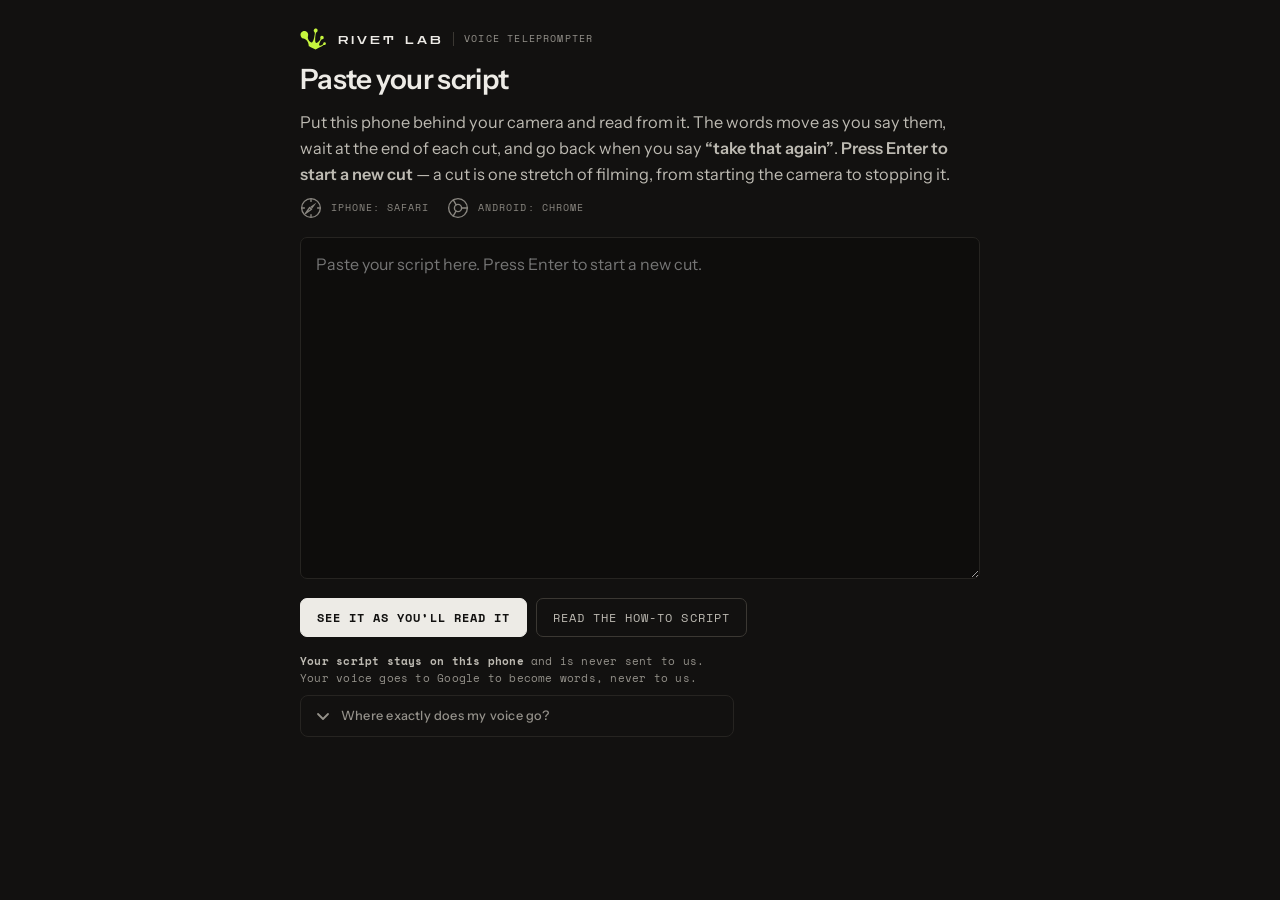
<file: app/index.html>
<!doctype html>
<html lang="en">
<head>
<meta charset="utf-8">
<meta name="viewport" content="width=device-width, initial-scale=1, viewport-fit=cover">
<meta name="color-scheme" content="dark">
<meta name="referrer" content="no-referrer">
<style>
  html{-webkit-text-size-adjust:100%}
  body{margin:0}
  img{max-width:100%}
  [hidden]{display:none!important}
  @font-face{font-family:"Zen Dots";font-style:normal;font-weight:400;font-display:swap;src:url("/assets/zen-dots-latin-400-normal.woff2") format("woff2")}
  details.maker{display:none!important}
</style>
<meta name="description" content="Paste a script and read it from your phone. The words follow your voice, wait at the end of every cut, and go back when you say “take that again”.">
<link rel="canonical" href="https://prompter.rivetlabstudio.com/app/">
<meta name="robots" content="index, follow, max-image-preview:large">
<meta property="og:type" content="website">
<meta property="og:site_name" content="Voice Teleprompter">
<meta property="og:title" content="Voice Teleprompter — read from your phone">
<meta property="og:description" content="Paste a script and read it from your phone. The words follow your voice, wait at the end of every cut, and go back when you say “take that again”.">
<meta property="og:url" content="https://prompter.rivetlabstudio.com/app/">
<link rel="icon" href="/favicon.ico" sizes="32x32">
<link rel="icon" type="image/svg+xml" href="/favicon.svg">
<meta property="og:image" content="https://prompter.rivetlabstudio.com/share.png">
<meta property="og:image:width" content="1200">
<meta property="og:image:height" content="630">
<meta name="twitter:card" content="summary_large_image">
<meta name="twitter:image" content="https://prompter.rivetlabstudio.com/share.png">
<meta name="theme-color" content="#121110">
<meta name="apple-mobile-web-app-capable" content="yes">
<meta name="apple-mobile-web-app-status-bar-style" content="black-translucent">
<meta name="apple-mobile-web-app-title" content="Voice Teleprompter">
<link rel="apple-touch-icon" href="/apple-touch-icon.png">
<link rel="manifest" href="/site.webmanifest">
<script>(function(){if(location.hostname!=="prompter.rivetlabstudio.com")return;var q=new URLSearchParams(location.search).get('owner');if(q==='1'||q==='0'){document.cookie='rl_owner=1; Domain=rivetlabstudio.com; Path=/; SameSite=Lax; Secure; Max-Age='+(q==='1'?315360000:0);var u=new URL(location.href);u.searchParams.delete('owner');history.replaceState(null,'',u.pathname+u.search+u.hash);}var owner=/(?:^|; )rl_owner=1/.test(document.cookie);!function(t,e){var o,n,p,r;e.__SV||(window.posthog&&window.posthog.__loaded)||(window.posthog=e,e._i=[],e.init=function(i,s,a){function g(t,e){var o=e.split(".");2==o.length&&(t=t[o[0]],e=o[1]),t[e]=function(){t.push([e].concat(Array.prototype.slice.call(arguments,0)))}}(p=t.createElement("script")).type="text/javascript",p.crossOrigin="anonymous",p.async=!0,p.src=s.api_host.replace(".i.posthog.com","-assets.i.posthog.com")+"/static/array.js",(r=t.getElementsByTagName("script")[0]).parentNode.insertBefore(p,r);var u=e;for(void 0!==a?u=e[a]=[]:a="posthog",u.people=u.people||[],u.toString=function(t){var e="posthog";return"posthog"!==a&&(e+="."+a),t||(e+=" (stub)"),e},u.people.toString=function(){return u.toString(1)+".people (stub)"},o="init capture register register_once unregister opt_out_capturing has_opted_out_capturing opt_in_capturing reset isFeatureEnabled getFeatureFlag onFeatureFlags identify setPersonProperties group".split(" "),n=0;n<o.length;n++)g(u,o[n]);e._i.push([i,s,a])},e.__SV=1)}(document,window.posthog||[]);posthog.init("phc_ksMhV6qRLwDtwFxZopKynrNwJeFr9VKvaEcBN6M2ffVq",{"api_host": "https://us.i.posthog.com", "defaults": "2025-05-24", "person_profiles": "identified_only", "disable_session_recording": true, "mask_all_text": true});posthog.register(owner?{site:'voice-teleprompter',adp_owner:true}:{site:'voice-teleprompter'});})();</script>
<title>Voice Teleprompter — read from your phone</title>
<style>
  /* The typefaces, served from this address rather than from Google (founder,
     2026-09-18). Every face the settings pane offers has a file here; nothing
     about who opens this page reaches anyone else. Paths are absolute so the
     same source works at / , at /app/ and on the bench, which copies these
     files beside itself. */
  @font-face{font-family:"Atkinson Hyperlegible";font-style:normal;font-weight:400;font-display:swap;src:url("/assets/atkinson-hyperlegible-latin-400-normal.woff2") format("woff2")}
  @font-face{font-family:"Atkinson Hyperlegible";font-style:normal;font-weight:700;font-display:swap;src:url("/assets/atkinson-hyperlegible-latin-700-normal.woff2") format("woff2")}
  @font-face{font-family:"Instrument Sans";font-style:normal;font-weight:400;font-display:swap;src:url("/assets/instrument-sans-latin-400-normal.woff2") format("woff2")}
  @font-face{font-family:"Instrument Sans";font-style:normal;font-weight:500;font-display:swap;src:url("/assets/instrument-sans-latin-500-normal.woff2") format("woff2")}
  @font-face{font-family:"Instrument Sans";font-style:normal;font-weight:600;font-display:swap;src:url("/assets/instrument-sans-latin-600-normal.woff2") format("woff2")}
  @font-face{font-family:"Inter";font-style:normal;font-weight:400;font-display:swap;src:url("/assets/inter-latin-400-normal.woff2") format("woff2")}
  @font-face{font-family:"Inter";font-style:normal;font-weight:600;font-display:swap;src:url("/assets/inter-latin-600-normal.woff2") format("woff2")}
  @font-face{font-family:"Lexend";font-style:normal;font-weight:400;font-display:swap;src:url("/assets/lexend-latin-400-normal.woff2") format("woff2")}
  @font-face{font-family:"Lexend";font-style:normal;font-weight:600;font-display:swap;src:url("/assets/lexend-latin-600-normal.woff2") format("woff2")}
  @font-face{font-family:"Space Mono";font-style:normal;font-weight:400;font-display:swap;src:url("/assets/space-mono-latin-400-normal.woff2") format("woff2")}
  @font-face{font-family:"Space Mono";font-style:normal;font-weight:700;font-display:swap;src:url("/assets/space-mono-latin-700-normal.woff2") format("woff2")}
</style>
<style>
  /* Rivet Lab's own tokens. Committed dark on purpose: this page sits behind a
     camera during a shoot, where a bright screen is a light source pointed at
     the set. Single theme, every colour explicit. */
  :root{
    --ink:#121110; --panel:#1b1a18; --panel-alt:#171614; --well:#0e0d0c;
    --line:#3b3833; --line-quiet:#262421;
    --paper:#edebe6; --t2:#bdbab2; --t3:#94918a; --t4:#8a8780; --t5:#5c5952;
    --said:#46433d; --lime:#c6f53e; --warn:#e0a86b; --kind:#9085e9;
    --readout:#cebd82; --readout-quiet:#a89557;
    --mono:"Space Mono",ui-monospace,"SF Mono",Menlo,monospace;
    --sans:"Instrument Sans",-apple-system,BlinkMacSystemFont,"Segoe UI",Helvetica,Arial,sans-serif;
  }
  *{box-sizing:border-box}
  body{margin:0;background:var(--ink);color:var(--paper);font-family:var(--sans);line-height:1.6;-webkit-font-smoothing:antialiased}
  .wrap{max-width:720px;margin:0 auto;padding:28px 20px 80px;display:flex;flex-direction:column;gap:22px}

  .kicker{font-family:var(--mono);font-size:.64rem;text-transform:uppercase;letter-spacing:.16em;color:var(--kind);margin:0}
  h1{font-size:1.75rem;line-height:1.1;margin:6px 0 14px;letter-spacing:-.025em;text-wrap:balance}
  .stand{color:var(--t2);margin:0;max-width:62ch}

  .panel{background:var(--panel-alt);border:1px solid var(--line-quiet);border-radius:10px;padding:16px 18px}
  .panel h2{font-family:var(--mono);font-size:.66rem;text-transform:uppercase;letter-spacing:.14em;color:var(--t4);font-weight:400;margin:0 0 12px}

  ol.steps{margin:0;padding-left:1.25rem;color:var(--t2);display:flex;flex-direction:column;gap:7px;font-size:.92rem}
  ol.steps b{color:var(--paper);font-weight:600}

  .controls{display:flex;flex-wrap:wrap;gap:9px;align-items:center}
  button{font-family:var(--mono);font-size:.72rem;letter-spacing:.09em;text-transform:uppercase;padding:10px 16px;border-radius:7px;border:1px solid var(--line);background:transparent;color:var(--t2);cursor:pointer}
  button:hover:not(:disabled){color:var(--paper);border-color:var(--t3)}
  button:focus-visible{outline:2px solid var(--lime);outline-offset:2px}
  button:disabled{opacity:.4;cursor:not-allowed}
  /* The primary: the paper fill, one per screen, as the design system's Button rules.
     Lime is kept for the RUNNING state alone — only lime moves. */
  button.go{background:var(--paper);color:var(--ink);border-color:var(--paper);font-weight:700}
  button.go:hover:not(:disabled){background:#fff;color:var(--ink);border-color:#fff}
  button.go[data-live="1"]{background:var(--lime);border-color:var(--lime);color:#14160a;font-weight:700}

  /* ---- the prompter face: what he was, what he is on, what is coming ---- */
  .stage{background:#000;border:1px solid var(--line);border-radius:12px;padding:20px 18px;height:62vh;min-height:320px;overflow-y:auto;position:relative}
  .stage[data-mode="sweep"]{overflow:hidden}
  /* MIRROR (founder, 2026-09-17): a beam-splitter's glass reverses the screen,
     so the page draws it reversed and it reads right in the glass. Left–right
     is the usual; up–down when the phone sits the other way round in its tray.
     Applied to the whole stage, and lifted for the instant a measurement is read. */
  .stage[data-mirror="x"]{transform:scaleX(-1)} .stage[data-mirror="y"]{transform:scaleY(-1)}
  .stage[data-measuring="1"]{transform:none!important}
  .stage[data-mode="sweep"] #script{transition:transform .46s cubic-bezier(.33,1,.68,1);will-change:transform;backface-visibility:hidden}
  .stage[data-mode="sweep"] #script.snap{transition:none}
  /* In sweep mode NOTHING may disturb the line rhythm: no cut margins, no
     block labels. The cut number lives in a pinned chip, outside the flow. */
  .stage[data-mode="sweep"] .cut{margin:0}
  .stage[data-mode="sweep"] .cutmark{display:none}
  .stage[data-mode="sweep"] #cutchip{display:block}
  #lamp{display:none;width:26px;height:22px;flex:0 0 auto;margin-right:auto} #lamp svg{width:100%;height:100%;display:block}
  #app[data-screen="read"]:not([data-fallback="1"]):not([data-timed="1"]) #lamp{display:block}
  /* The cut chip is a reading-face mark; on the check screen it sat over the
     "lens is up here" line once the pane shrank the stage (2026-09-21). */
  #app[data-screen="check"] #cutchip{display:none}
  #lamp path{fill:var(--t5);transition:fill .25s}
  #app[data-hear="1"] #lamp path{animation:lampstep 1s steps(1,end) infinite}
  @keyframes lampstep{0%,49%{fill:var(--lime)}50%,100%{fill:#8faa2a}}
  @media (prefers-reduced-motion: reduce){#app[data-hear="1"] #lamp path{animation:none;fill:var(--lime)}}
  /* At a set pace the voice is gone, so touch is allowed (the same reasoning as
     tap-to-pause): the speed can be changed from the bar, mid-read. */
  #pace{display:none;align-items:center;gap:8px;margin-right:auto} #pace[hidden]{display:none}
  #app[data-fallback="1"] #pace:not([hidden]){display:inline-flex}
  #pace b{font-family:var(--mono);font-size:.62rem;letter-spacing:.06em;color:var(--t3);font-weight:400;white-space:nowrap}
  #pace button{padding:8px 10px;font-size:.6rem}
  #cmdflash{position:absolute;left:50%;transform:translateX(-50%);bottom:14px;z-index:4;opacity:0;
    transition:opacity .2s ease;font-family:var(--mono);font-size:.68rem;letter-spacing:.12em;
    text-transform:uppercase;color:var(--lime);border:1px solid var(--lime);border-radius:99px;padding:5px 12px;
    background:rgba(0,0,0,.72);pointer-events:none}
  #cutchip{display:none;position:absolute;top:6px;left:50%;transform:translateX(-50%);z-index:3;
    font-family:var(--mono);font-size:.54rem;letter-spacing:.16em;text-transform:uppercase;
    color:var(--t5);background:rgba(0,0,0,.85);border:1px solid var(--line-quiet);
    border-radius:99px;padding:3px 9px;transition:color .25s ease,border-color .25s ease}
  #cutchip[data-end="near"]{color:var(--kind);border-color:var(--kind)}
  /* THE GAP STRIP (2026-09-17). Between takes his eyes are free, so the band
     above the reading line — where finished lines already fade to black —
     says what just happened at READING size, and what he can say. It is
     hidden the moment he reads: nothing may sit near the reading line then.
     The old chip measured 8.6px against 32px words; from his mark that is
     not a label, it is a smudge. */
  #gap{display:none;position:absolute;left:18px;right:18px;top:0;z-index:3;background:#000;padding:6px 0 4px}
  .stage[data-gap="1"] #gap{display:block}
  .stage[data-gap="1"] #cutchip{display:none}
  #gap .what{font-family:var(--sans);font-weight:600;letter-spacing:-.012em;color:var(--readout);line-height:1.2;
    white-space:nowrap;overflow:hidden;text-overflow:ellipsis;transition:color .25s ease}
  /* Ruled 2026-09-17 (G-1): the strip wears the rail's purple while a command
     is accepted, so the two read as one signal — "it is time for the
     commands" — and lime once a take is kept. */
  #gap[data-tone="command"] .what{color:var(--kind)}
  #gap[data-tone="command"] .say{color:var(--kind);opacity:.72}
  #gap[data-kept="1"] .what{color:var(--lime)}
  /* The pause that ends a cut whose last word never arrived, drawn as it runs
     down (founder, 2026-09-17: "a visual indicator with time decreasing").
     Under the pair, purple, full width when the hold lands. */
  #pause{position:absolute;left:18px;right:18px;height:3px;background:var(--kind);border-radius:2px;z-index:2;opacity:0;
    transform:scaleX(0);transform-origin:left center;transition:transform .4s linear,opacity .2s ease;pointer-events:none}
  #pause[data-on="1"]{opacity:.9}
  #gap .say{font-family:var(--sans);font-size:16px;line-height:1.5;color:var(--t3);white-space:nowrap;overflow:hidden;text-overflow:ellipsis;margin-top:2px}
  #gap .say q{color:var(--t2);quotes:"“" "”"}
  #gap .say[data-kind="heard"]{color:var(--warn)}
  /* At the end of the script the whole vocabulary rides past, right to left,
     so every phrase can be seen from his mark (founder, 2026-09-17: "a little
     marquee moving in a smooth right-to-left motion so that I could see all
     the commands"). Two copies of the list, moved by half, loop seamlessly. */
  #gap .say.marquee{text-overflow:clip}
  #gap .say.marquee > span{display:inline-block;white-space:nowrap;padding-right:3em;animation:marq var(--marq,24s) linear infinite}
  @keyframes marq{from{transform:translateX(0)}to{transform:translateX(-50%)}}
  @media (prefers-reduced-motion: reduce){#gap .say.marquee > span{animation:none}}
  #gap .say[data-kind="done"]{color:var(--lime)}
  /* THE FOOT LINE (ruled 2026-09-17, F-7/F-8): the one persistent message the
     face may carry mid-take, at the foot where the flash already lives, never
     over the words. Orange, the warn colour, used nowhere else on the face. */
  #foot{display:none;position:absolute;left:50%;transform:translateX(-50%);bottom:12px;z-index:4;
    font-family:var(--mono);font-size:.68rem;letter-spacing:.1em;text-transform:uppercase;color:var(--warn);
    border:1px solid var(--warn);border-radius:99px;padding:5px 12px;background:rgba(0,0,0,.72);white-space:nowrap;max-width:94%;overflow:hidden;text-overflow:ellipsis}
  .stage[data-foot="1"] #foot{display:block}
  .stage[data-foot="1"] #cmdflash{display:none}
  /* THE COUNTDOWN (ruled 2026-09-17, F-4): a fixed five seconds, a switch in
     the settings. The listener is started with it, so the start is spent
     walking to the mark. One number, the strip's purple: not yet a take. */
  #count{display:none;position:absolute;inset:0;z-index:5;background:#000;align-items:center;justify-content:center;flex-direction:column;gap:10px}
  .stage[data-count="1"] #count{display:flex}
  #count .n{font-family:var(--sans);font-weight:600;color:var(--kind);line-height:1;letter-spacing:-.02em}
  #count .w{font-family:var(--sans);color:var(--t3);font-size:16px;text-align:center}
  /* A cut with a kept take wears it on its cap, whether or not he is in it. */
  .rail[data-kept="1"] .cap{background:var(--paper);opacity:1}
  /* THE VISION AREA (founder, 2026-09-16): two rules, one at the top of each
     line of the live pair. This is the box his eyes are meant to stay inside,
     and every sweep is measured against it. */
  .guide{display:none;position:absolute;left:0;right:0;height:1px;pointer-events:none;z-index:2;
    background:linear-gradient(90deg,transparent,rgba(198,245,62,.34),transparent)}
  .stage[data-mode="sweep"] .guide{display:block}
  .stage[data-mode="sweep"] .guide[data-g="2"]{background:linear-gradient(90deg,transparent,rgba(198,245,62,.18),transparent)}
  .stage[data-mode="sweep"] .guide[data-g="end"]{background:linear-gradient(90deg,transparent,rgba(198,245,62,.10),transparent)}
  .sent{display:block;margin:0}
  .stage[data-mode="sweep"] .sent{transition:opacity .26s ease}
  /* In sweep mode the cut-level colours are off: hierarchy is the line band's
     job, and a cut that dims its own words fights the band. */
  .stage[data-mode="sweep"] .cut,
  .stage[data-mode="sweep"] .cut[data-rel] { color:#efece6 }
  .stage[data-mode="sweep"] .cut w{transition:color .12s linear,opacity .3s ease}
  .stage[data-mode="sweep"] .cut[data-rel] w{color:#efece6}
  .stage[data-mode="sweep"] .cut[data-rel] w.said{color:#8e8a81}
  .stage[data-mode="sweep"] .cut[data-rel] w.now{color:var(--lime);text-shadow:0 0 14px rgba(198,245,62,.45)}
  /* Already swept past: dimmer than what is coming, and still legible —
     "light enough for me to see it" (founder, 2026-09-16). */
  .stage[data-mode="sweep"] .cut w.above{opacity:.45}
  /* The live pair sits in the band; the reading line marks its top edge. */
  /* A rail down the right edge marking each cut's extent, riding with the text.
     The founder: "I don't really have a sense of cuts. I don't know when I would
     be able to tell the prompter to restart… I could see a visual indicator on
     the right side, maybe the use of color." */
  #script{position:relative}
  .rail{position:absolute;right:-13px;width:5px;border-radius:3px;background:#3a3732;
    transition:background .3s ease,box-shadow .3s ease,width .25s ease,right .25s ease}
  /* Colour is set in markRails(): three states, decided there, painted there. */
  /* The end of every cut is marked whether or not he is in it, so he can see it
     coming rather than discover it. */
  .rail .cap{position:absolute;left:-7px;right:-7px;bottom:-1px;height:4px;border-radius:2px;background:var(--kind);opacity:.5}
  .rail[data-cut="now"] .cap{opacity:1}
  .rail::before{content:"";position:absolute;left:-4px;right:-4px;top:0;height:3px;border-radius:2px;background:inherit}
  .stage[data-mode="sweep"] .cut w.rewound{animation:rw .75s ease-out}
  @keyframes rw{0%{background:rgba(198,245,62,.32)}100%{background:transparent}}
  #topfade{display:none;position:absolute;left:0;right:0;top:0;z-index:2;pointer-events:none;
    background:linear-gradient(180deg,#000 0%,#000 38%,rgba(0,0,0,.72) 72%,rgba(0,0,0,0) 100%)}
  .stage[data-mode="sweep"] #topfade{display:block}
  #vision{display:none;position:absolute;left:0;right:0;pointer-events:none;z-index:1;
    background:linear-gradient(180deg,rgba(198,245,62,.05),rgba(198,245,62,.015))}
  .stage[data-mode="sweep"] #vision{display:block}
  @media (prefers-reduced-motion: reduce){.stage[data-mode="sweep"] #script{transition:none}}
  .lens{font-family:var(--mono);font-size:.56rem;letter-spacing:.18em;color:var(--t5);text-transform:uppercase;text-align:center;margin:0 0 16px}
  /* The words' own knobs (founder, 2026-09-17): a typeface chosen for
     legibility, a little more air between lines, a little more between
     letters — "not too much, nothing crazy". All three change where words
     land, so every change re-measures the layout. */
  .stage{--face-font:var(--sans);--face-lh:1.38;--face-ls:-.012em}
  .cut{font-family:var(--face-font);font-size:2rem;line-height:var(--face-lh);font-weight:600;letter-spacing:var(--face-ls);margin:0 0 22px;color:var(--said);transition:color .18s ease}
  .stage[data-face="atkinson"]{--face-font:"Atkinson Hyperlegible",var(--sans)} .stage[data-face="lexend"]{--face-font:"Lexend",var(--sans)} .stage[data-face="inter"]{--face-font:"Inter",var(--sans)}
  .cut[data-rel="past"]{color:#2d2b27}
  .cut[data-rel="next"]{color:#4e4a43}
  .cut[data-rel="far"]{color:#312f2b}
  .cut[data-rel="now"]{color:var(--paper)}
  .cut w{transition:color .1s linear}
  .cut[data-rel="now"] w{color:#efece6}
  .cut[data-rel="now"] w.said{color:var(--said)}
  .cut[data-rel="now"] w.now{color:var(--lime)}
  .cutmark{display:block;font-family:var(--mono);font-size:.55rem;letter-spacing:.16em;color:var(--t5);text-transform:uppercase;margin-bottom:5px;font-weight:400}

  /* ---- the readout ---- */
  .grid{display:grid;grid-template-columns:repeat(auto-fit,minmax(138px,1fr));gap:1px;background:var(--line-quiet);border:1px solid var(--line-quiet);border-radius:8px;overflow:hidden}
  .cell{background:var(--well);padding:11px 13px}
  .cell dt{font-family:var(--mono);font-size:.58rem;text-transform:uppercase;letter-spacing:.13em;color:var(--t4);margin:0 0 4px}
  .cell dd{margin:0;font-family:var(--mono);font-size:1.2rem;font-weight:700;color:var(--paper);font-variant-numeric:tabular-nums}
  .cell dd small{font-size:.66rem;font-weight:400;color:var(--t4);letter-spacing:.06em}
  .cell[data-flag="bad"] dd{color:var(--warn)}
  .cell[data-flag="good"] dd{color:var(--lime)}

  .verdict{display:flex;flex-direction:column;gap:9px}
  .v{display:flex;gap:11px;align-items:flex-start;font-size:.93rem;color:var(--t2)}
  .v i{flex:0 0 auto;font-family:var(--mono);font-style:normal;font-size:.7rem;letter-spacing:.1em;padding:2px 7px;border-radius:99px;border:1px solid var(--line);color:var(--t4);margin-top:2px}
  .v[data-k="ok"] i{border-color:var(--lime);color:var(--lime)}
  .v[data-k="bad"] i{border-color:var(--warn);color:var(--warn)}
  .v b{color:var(--paper);font-weight:600}

  textarea{width:100%;background:var(--well);color:var(--paper);border:1px solid var(--line-quiet);border-radius:7px;padding:14px 15px;font-family:var(--sans);font-size:1rem;min-height:92px;resize:vertical;line-height:1.55}
  textarea:focus-visible{outline:2px solid var(--lime);outline-offset:2px;border-color:var(--line)}
  .brandrow{display:flex;align-items:center;gap:10px;margin:0 0 14px;color:var(--paper)}
  .brandrow .lockup{height:22px;width:auto;display:block;flex:0 0 auto} .brandrow .sep{width:1px;height:14px;background:var(--line)}
  .brandrow .tool{font-family:var(--mono);font-size:.62rem;letter-spacing:.12em;text-transform:uppercase;color:var(--t3)}
  .brow{display:flex;gap:18px;align-items:center;flex-wrap:wrap;margin:10px 0 0}
  .brow .b{display:inline-flex;align-items:center;gap:9px;font-family:var(--mono);font-size:.64rem;letter-spacing:.1em;text-transform:uppercase;color:var(--t4)}
  .brow svg{width:22px;height:22px;flex:0 0 auto} .brow .disc,.brow .core,.brow .spokes,.brow .ticks,.brow .needle2{fill:none;stroke:currentColor;stroke-width:1.5;stroke-linecap:round;stroke-linejoin:round} .brow .needle{fill:currentColor}
  .brow .b[data-you="1"]{color:var(--paper)}
  .screen[data-for="paste"] header{margin-bottom:8px} .screen[data-for="paste"] #src{min-height:38vh;margin-top:18px}
  .screen[data-for="paste"] .stand{font-size:1.02rem}
  label.fld{display:block;font-family:var(--mono);font-size:.62rem;text-transform:uppercase;letter-spacing:.13em;color:var(--t4);margin-bottom:6px}
  .hint{font-family:var(--mono);font-size:.64rem;color:var(--t4);letter-spacing:.05em;margin:7px 0 0}
  .row{display:flex;gap:14px;align-items:center;flex-wrap:wrap}
  .row input[type=range]{flex:1 1 140px;accent-color:var(--lime);height:28px;margin:0}
  .log{font-family:var(--mono);font-size:.7rem;color:var(--t3);background:var(--well);border:1px solid var(--line-quiet);border-radius:7px;padding:11px 13px;max-height:220px;overflow-y:auto;white-space:pre-wrap;line-height:1.7}
  @media (prefers-reduced-motion: reduce){*{transition:none!important}}

  /* ---- the flow (built 2026-09-17 off the face sheet's rulings) ---- */
  .screen{display:none} #app[data-screen="paste"] .screen[data-for="paste"],#app[data-screen="check"] .screen[data-for="check"],
  #app[data-screen="read"] .screen[data-for="read"],#app[data-screen="end"] .screen[data-for="end"]{display:block}
  #app:not([data-screen="check"]):not([data-screen="read"]) #stage,#app:not([data-screen="check"]) #fit{display:none}
  #app[data-screen="read"]{padding-top:10px;gap:10px} #app[data-screen="read"] .stage{height:calc(100dvh - 78px);min-height:320px}
  #app[data-screen="check"] .stage{height:58vh}
  /* S-1 (ruled 2026-09-17): while the pane is open the stage shrinks to the top
     half, so the reading line and its pair stay visible above the sliders. */
  #app[data-pane="1"][data-screen="check"] .stage{height:calc(50vh - 84px)}
  #app[data-pane="1"] .screen[data-for="check"] .checklist,#app[data-pane="1"] .screen[data-for="check"] #startHint,#app[data-pane="1"] #go{display:none}
  .bar{display:flex;justify-content:space-between;align-items:center;gap:10px} .bar button{padding:8px 12px;display:inline-flex;align-items:center;gap:6px}
  .bar .chev-l{width:14px;height:14px;flex:0 0 auto}
  /* The screens' rhythm: the bar sits close to the stage; the list and the primary get room.
     The lower check section is "a check section after a check section": :last-of-type counted
     every <section> and landed on the end screen, so these rules were dead until 2026-09-21. */
  #app[data-screen="check"]{gap:12px} #app[data-screen="check"] #counts{margin-top:8px}
  #app[data-screen="check"] .screen[data-for="check"] ~ .screen[data-for="check"]{display:flex;flex-direction:column;gap:12px}
  #app[data-screen="check"] .screen[data-for="check"] ~ .screen[data-for="check"] .controls.pinned{position:sticky;bottom:0;z-index:5;margin:4px -4px 0;padding:12px 4px 14px;
    background:linear-gradient(rgba(18,17,16,0),var(--ink) 40%)}
  #app[data-screen="check"] #go{background:var(--lime);border-color:var(--lime);color:#14160a;font-weight:700;width:100%;padding:14px 18px;font-size:.78rem}
  #app[data-screen="check"] #go:hover:not(:disabled){background:#d4ff5a;border-color:#d4ff5a;color:#14160a}
  #app[data-screen="end"] .screen[data-for="end"] header{margin-bottom:10px}
  .counts{font-family:var(--mono);font-size:.7rem;letter-spacing:.1em;text-transform:uppercase;color:var(--t3)}
  .checklist{display:flex;flex-direction:column;gap:6px}
  table.takes{width:100%;border-collapse:collapse;font-family:var(--mono);font-size:.72rem;line-height:1.45}
  table.takes th{font-size:.6rem;letter-spacing:.12em;text-transform:uppercase;color:var(--t4);font-weight:400;text-align:left;padding:0 8px 6px 0}
  table.takes td{padding:7px 8px 7px 0;border-top:1px solid var(--line-quiet);vertical-align:top;color:var(--t2);white-space:nowrap}
  table.takes td.how{white-space:normal;color:var(--paper);width:100%} table.takes .tk{color:var(--t4)} table.takes tr.kept td{color:var(--paper)} table.takes .star{color:var(--lime)}
  .cutrow{display:flex;gap:12px;align-items:baseline;font-size:.9rem;color:var(--t2);border-bottom:1px solid var(--line-quiet);padding:6px 0}
  .cutrow .n{font-family:var(--mono);font-size:.68rem;color:var(--t4);min-width:1.6em} .cutrow .t{flex:1;white-space:nowrap;overflow:hidden;text-overflow:ellipsis;color:var(--paper)}
  .cutrow .c{font-family:var(--mono);font-size:.68rem;color:var(--readout-quiet);white-space:nowrap}
  .warnline{margin:0;padding:11px 14px;border:1px solid var(--warn);border-radius:8px;color:var(--warn);font-size:.86rem;line-height:1.5}
  #door:empty{display:none} #door .v{margin-bottom:12px}
  /* The microphone sentence (P-5, ruled 2026-09-17). It sits under the paste
     box, on the first screen, before anything has been pressed — and it is
     DERIVED from what the browser granted, never typed, so it cannot claim
     the device while the audio goes to a server (Bug Class #4). */
  .privacy{margin:14px 0 0;color:var(--t3);font-family:var(--mono);font-size:.68rem;letter-spacing:.02em;line-height:1.6;max-width:62ch} .privacy b{color:var(--t2);font-weight:400}
  .privacy details.dd{margin-top:8px;font-family:var(--sans)} .privacy details.dd>summary{font-size:.8rem;min-height:36px;padding:7px 12px} .privacy .dd-body p{margin:8px 0;font-size:.84rem;line-height:1.6;color:var(--t2)} .privacy .dd-body b{color:var(--paper)}
  .privacy b{color:var(--t2);font-weight:600}
  .privacy button{margin-top:9px}
  #pane{position:fixed;left:0;right:0;bottom:0;max-height:50vh;overflow-y:auto;overflow-x:hidden;background:var(--panel);border-top:1px solid var(--line);
    border-radius:14px 14px 0 0;padding:14px 18px 40px;z-index:30;box-shadow:0 -12px 40px rgba(0,0,0,.6)}
  #pane[hidden]{display:none}
  /* Four sizes (S-4), and the pane's spacing scale: 4 · 8 · 12 · 24. Rows sit
     tight (8), a section head gets more above it than below (24 / 8), the
     door that explains a section is its quiet last row. */
  #pane{--p-title:20px;--p-body:12.5px;--p-small:10.5px;--s1:4px;--s2:8px;--s3:12px;--s4:24px}
  /* Done stays at the top of the pane while it scrolls (founder, 2026-09-21:
     "the Done button isn't sticky, so when the user scrolls, they can miss it"). */
  #pane .bar{position:sticky;top:-14px;z-index:2;background:var(--panel);margin:-14px 0 var(--s1);padding:14px 0 8px} #pane .bar b{font-size:var(--p-title);font-weight:600;letter-spacing:-.015em}
  /* A tap anywhere outside the pane closes it. Transparent on purpose: the
     stage above stays readable while the sliders move it (S-1). */
  #scrim{position:fixed;inset:0;z-index:29;background:transparent} #scrim[hidden]{display:none}
  #pane .bar button{padding:8px 14px}
  #pane>.hint{margin:0 0 var(--s1)}
  #pane button{font-size:var(--p-body);padding:8px 14px} #pane .hint{font-size:var(--p-small);color:var(--t4);letter-spacing:.02em}
  /* THE HEAD is the pane's one strong device (bolder, 2026-09-17): the same
     sans, the same weight the script words wear, in paper — no whisper. */
  #pane .ph{font-family:var(--sans);font-size:14px;text-transform:none;letter-spacing:-.01em;color:var(--paper);font-weight:600;margin:var(--s4) 0 var(--s2)}
  /* A setting row: label · control · value, on one grid so every slider
     starts and ends on the same line. Labels in the reader's words (sans);
     values in mono, because they are measurements — and the value is the
     thing being set, so it carries the weight. */
  #pane .row{display:grid;grid-template-columns:8.5em minmax(0,1fr) auto;gap:var(--s3);align-items:center;flex-wrap:nowrap;margin:0}
  #pane .row+.row{margin-top:var(--s2)}
  /* A switch row adapts (founder, 2026-09-17: "it needs to work excellently on
     mobile"): the label leads, the control sits at the right edge, and a control
     too wide to sit beside its label — the four typefaces at 402px, three mirrors
     at 375 — drops to its own line at full width instead of pushing the pane
     sideways. A joined group may wrap its buttons on the narrowest phones. */
  #pane .row.stack{display:flex;flex-wrap:wrap;align-items:center;justify-content:space-between;gap:8px 12px}
  #pane .row.stack .lbl{flex:1 1 8.5em} #pane .row.stack>:last-child{flex:0 1 auto;max-width:100%;margin-left:auto}
  #pane .row.stack+.row.stack,#pane details.dd+.row{margin-top:var(--s3)}
  #pane .lbl{font-family:var(--sans);font-size:var(--p-body);letter-spacing:0;text-transform:none;color:var(--t2);min-width:0}
  #pane .val{font-family:var(--mono);font-size:var(--p-body);color:var(--paper);font-weight:700;min-width:5.6em;text-align:right;font-variant-numeric:tabular-nums;white-space:nowrap}
  #pane .sub{grid-column:2/-1;font-family:var(--mono);font-size:var(--p-small);color:var(--t4);margin-top:calc(-1 * var(--s1))}
  #pane .row input[type=range]{height:28px;margin:0;min-width:0}
  .phrase{display:grid;grid-template-columns:max-content 1fr 1fr;gap:8px 10px;align-items:center;margin-bottom:8px}
  .phrase .does{font-size:var(--p-body);color:var(--t3);grid-column:1/-1;margin:-4px 0 2px}
  .phrase .lbl{min-width:7em} .phrase input{background:var(--well);color:var(--paper);border:1px solid var(--line-quiet);border-radius:6px;padding:7px 9px;font-family:var(--sans);font-size:var(--p-body);min-width:0}
  .phrase input[data-bad="1"]{border-color:var(--warn);color:var(--warn)} .phrase .why{grid-column:1/-1;font-family:var(--mono);font-size:var(--p-small);color:var(--warn);margin:-4px 0 4px}
  .seg{display:inline-flex;flex-wrap:wrap;max-width:100%;overflow:hidden;border-radius:99px;border:1px solid var(--line-quiet)} .seg button{flex:1 1 auto} #pane .seg button{border:0;border-radius:0;padding:11px 14px;font-family:var(--sans);text-transform:none;letter-spacing:0;white-space:nowrap} .seg button+button{border-left:1px solid var(--line-quiet)} .seg button[aria-pressed="true"]{background:var(--panel-alt);color:var(--paper)}
  /* THE DROPDOWN (S-2, ruled 2026-09-17: "an actual dropdown … clear as day. None of
     that little subtle design"). One component for the phrases, each section's
     explanation, and the maker's fold: a full-width bar, the label at body size
     in paper, a drawn chevron that turns when open. */
  details.dd{border:1px solid var(--line);border-radius:8px;background:var(--well);margin:var(--s3,12px) 0 0;--p-body:12.5px;--p-small:10.5px}
  details.dd>summary{list-style:none;cursor:pointer;display:flex;align-items:center;gap:10px;padding:12px 14px;min-height:44px;font-family:var(--sans);font-size:var(--p-body);font-weight:600;color:var(--paper);border-radius:8px}
  details.dd>summary:focus-visible{outline:2px solid var(--lime);outline-offset:2px}
  details.dd>summary::-webkit-details-marker{display:none}
  details.dd>summary .chev{flex:0 0 auto;width:16px;height:16px;transition:transform .2s ease} details.dd[open]>summary .chev{transform:rotate(180deg)}
  details.dd>summary .cnt{margin-left:auto;font-family:var(--mono);font-size:var(--p-small);font-weight:400;color:var(--t3);letter-spacing:.06em}
  details.dd>.dd-body{padding:4px 14px 14px;border-top:1px solid var(--line-quiet)}
  details.dd.why{background:transparent;border-color:var(--line-quiet)} details.dd.why>summary{min-height:40px;padding:9px 14px;font-weight:500;color:var(--t3)}
  details.maker{border:1px solid var(--line-quiet);border-radius:8px;padding:8px 12px;margin-top:22px} details.maker summary{cursor:pointer;font-family:var(--mono);font-size:.66rem;letter-spacing:.13em;text-transform:uppercase;color:var(--t4);padding:6px 0;min-height:28px}
</style>

</head>
<body>
<div class="wrap" id="app" data-screen="paste">

  <!-- ==================================================== the paste (F-2) -->
  <section class="screen" data-for="paste">
    <header>
      <!-- Q-3 (ruled 2026-09-21): the lockup, small, with the tool's name beside
           it — once, on the screen every session starts from. The mark is
           injected by bench_build from BrandMark.tsx, its one owner. -->
      <p class="brandrow"><svg class="lockup" viewBox="0 0 1820.2 280" role="img" aria-label="Rivet Lab"><g transform="scale(0.35378) translate(-115.23 -27.32)"><path d="M 1017.31 635.11 C 1059.32 607.30 1058.00 566.06 1013.78 541.77 C 1008.11 540.96 1002.50 539.14 996.78 539.34 C 940.39 541.37 959.18 590.28 943.04 614.93 C 925.20 642.17 868.68 664.37 837.80 668.17 C 800.42 661.36 797.92 637.90 806.22 603.55 C 819.27 549.55 846.24 494.37 878.83 449.54 C 904.10 431.88 920.30 440.95 941.78 426.35 C 957.48 415.68 963.15 400.59 968.59 383.42 C 970.81 336.16 945.11 307.90 897.08 309.69 C 869.13 319.96 845.56 336.03 842.83 368.65 C 840.77 393.09 857.55 410.85 846.56 435.10 C 827.49 477.16 772.35 537.08 733.64 561.75 C 666.33 586.65 662.02 506.53 660.79 460.45 C 659.14 398.39 665.27 334.33 675.15 273.10 C 678.71 251.08 679.14 226.64 688.76 206.11 C 701.36 179.26 728.04 176.25 745.80 145.15 C 758.05 97.58 744.90 68.43 699.66 48.43 C 655.60 41.03 622.28 63.15 608.96 105.33 C 607.77 123.09 607.44 139.18 618.19 154.61 C 629.21 170.43 642.29 175.69 646.10 196.24 C 652.21 229.12 642.86 265.94 637.50 298.32 C 625.97 368.06 608.30 487.63 556.62 537.80 C 524.11 553.29 506.04 541.76 479.04 521.09 C 432.70 485.60 394.21 417.78 395.46 358.64 C 396.20 324.02 412.96 292.77 409.58 257.53 C 406.84 228.97 394.32 201.83 374.80 180.86 C 281.60 80.76 117.36 171.96 134.81 287.95 C 142.50 339.03 170.92 387.17 220.90 407.10 C 254.41 420.46 284.38 418.14 317.55 439.40 C 398.43 491.22 428.32 585.02 430.01 676.26 C 430.13 682.26 436.32 682.79 441.24 685.21 C 456.11 692.53 470.99 699.85 485.86 707.17 C 549.08 738.28 612.30 769.40 675.52 800.51 C 751.75 762.99 827.98 725.47 904.21 687.96 C 929.78 675.37 947.48 648.36 966.83 640.79 C 982.02 634.85 1001.26 638.37 1017.31 635.11 Z" fill="var(--lime)"/></g><text x="486.2" y="201.8" font-size="139.86" letter-spacing="39.16" font-family="Zen Dots, sans-serif" fill="currentColor">RIVET LAB</text></svg><span class="sep"></span><span class="tool">Voice Teleprompter</span></p>
      <h1>Paste your script</h1>
      <p class="stand">Put this phone behind your camera and read from it. The words move as you say them, wait at the
        end of each cut, and go back when you say <b>“take that again”</b>. <b>Press Enter to start a new cut</b> — a cut is
        one stretch of filming, from starting the camera to stopping it.</p>
    </header>
    <!-- R-1/R-2 (ruled 2026-09-21): which browser can listen, said before it matters. Two
         marks drawn as shapes — the compass, the ring — in grey outline; the phone being
         held has its entry lit to paper (JS reads the platform). Read from the same rule
         preflight() enforces: on an iPhone only Safari; elsewhere Chrome (or Edge). -->
    <p class="brow" id="brow" aria-label="which browser can listen">
      <span class="b" data-for="ios"><svg viewBox="0 0 24 24" aria-hidden="true"><circle class="disc" cx="12" cy="12" r="10.2"/><path class="needle" d="M18 6 13.4 12.6 11.4 10.6z"/><path class="needle2" d="M6 18 10.6 11.4 12.6 13.4z"/><path class="ticks" d="M12 2.6v2.2M12 19.2v2.2M2.6 12h2.2M19.2 12h2.2"/></svg>iPhone: Safari</span>
      <span class="b" data-for="android"><svg viewBox="0 0 24 24" aria-hidden="true"><circle class="disc" cx="12" cy="12" r="10.2"/><circle class="core" cx="12" cy="12" r="3.9"/><path class="spokes" d="M15.9 12h6.4M10 8.6 6.8 3.1M9.9 15.4 6.7 20.9"/></svg>Android: Chrome</span>
    </p>
    <div id="door"></div>
    <textarea id="src" spellcheck="false" placeholder="Paste your script here. Press Enter to start a new cut."></textarea>
    <p class="controls" style="margin-top:11px"><button id="load" class="go">See it as you’ll read it</button>
      <button id="sample">Read the how-to script</button></p>
    <p id="privacy" class="privacy"></p>
  </section>

  <!-- ==================================================== the check (F-3) -->
  <section class="screen" data-for="check">
    <div class="bar"><button id="back"><svg class="chev-l" viewBox="0 0 16 16" aria-hidden="true"><path d="M10 3L5 8l5 5" fill="none" stroke="currentColor" stroke-width="1.8" stroke-linecap="round" stroke-linejoin="round"/></svg>Edit script</button><button id="gear">Settings</button></div>
  </section>

  <!-- ==================================================== the read -->
  <section class="screen" data-for="read">
    <!-- The lamp (Q-4) lives in the bar, not on the stage: on the stage it sat
         over the between-cuts strip (founder, 2026-09-21). It shows only while
         something listens — at a set pace the bar carries the speed instead. -->
    <div class="bar"><span id="lamp" aria-hidden="true"><svg class="mark" viewBox="115.23 27.32 950.37 791.46" aria-hidden="true"><path d="M 1017.31 635.11 C 1059.32 607.30 1058.00 566.06 1013.78 541.77 C 1008.11 540.96 1002.50 539.14 996.78 539.34 C 940.39 541.37 959.18 590.28 943.04 614.93 C 925.20 642.17 868.68 664.37 837.80 668.17 C 800.42 661.36 797.92 637.90 806.22 603.55 C 819.27 549.55 846.24 494.37 878.83 449.54 C 904.10 431.88 920.30 440.95 941.78 426.35 C 957.48 415.68 963.15 400.59 968.59 383.42 C 970.81 336.16 945.11 307.90 897.08 309.69 C 869.13 319.96 845.56 336.03 842.83 368.65 C 840.77 393.09 857.55 410.85 846.56 435.10 C 827.49 477.16 772.35 537.08 733.64 561.75 C 666.33 586.65 662.02 506.53 660.79 460.45 C 659.14 398.39 665.27 334.33 675.15 273.10 C 678.71 251.08 679.14 226.64 688.76 206.11 C 701.36 179.26 728.04 176.25 745.80 145.15 C 758.05 97.58 744.90 68.43 699.66 48.43 C 655.60 41.03 622.28 63.15 608.96 105.33 C 607.77 123.09 607.44 139.18 618.19 154.61 C 629.21 170.43 642.29 175.69 646.10 196.24 C 652.21 229.12 642.86 265.94 637.50 298.32 C 625.97 368.06 608.30 487.63 556.62 537.80 C 524.11 553.29 506.04 541.76 479.04 521.09 C 432.70 485.60 394.21 417.78 395.46 358.64 C 396.20 324.02 412.96 292.77 409.58 257.53 C 406.84 228.97 394.32 201.83 374.80 180.86 C 281.60 80.76 117.36 171.96 134.81 287.95 C 142.50 339.03 170.92 387.17 220.90 407.10 C 254.41 420.46 284.38 418.14 317.55 439.40 C 398.43 491.22 428.32 585.02 430.01 676.26 C 430.13 682.26 436.32 682.79 441.24 685.21 C 456.11 692.53 470.99 699.85 485.86 707.17 C 549.08 738.28 612.30 769.40 675.52 800.51 C 751.75 762.99 827.98 725.47 904.21 687.96 C 929.78 675.37 947.48 648.36 966.83 640.79 C 982.02 634.85 1001.26 638.37 1017.31 635.11 Z" fill="var(--lime)"/></svg></span>
      <span id="pace" class="pace" hidden><button id="pausebtn" type="button">Pause</button><button id="slower" type="button">Slower</button><b id="paceOut">2.0 words a second</b><button id="faster" type="button">Faster</button></span>
      <button id="stopbtn">Stop</button></div>
  </section>

  <p id="fit" style="display:none;margin:0;padding:11px 14px;border:1px solid var(--warn);border-radius:8px;
     color:var(--warn);font-size:.86rem;line-height:1.5"></p>

  <section id="stage" class="stage" aria-live="off">
    <!-- Q-4 (ruled 2026-09-21): the mark is the listening lamp — dim while the
         tool waits, stepping lime while words are arriving. It answers "is it
         still hearing me?" in the lab's own convention (machines step). -->
    <span id="cutchip"></span>
    <span id="cmdflash"></span>
    <span id="foot"></span>
    <div id="count"><div class="n">5</div><div class="w">walk to where you will stand</div></div>
    <div id="gap"><div class="what"></div><div class="say"></div></div>
    <div id="vision"></div>
    <div id="pause"></div>
    <div id="topfade"></div>
    <div class="guide" data-g="1" id="g1"></div>
    <div class="guide" data-g="2" id="g2"></div>
    <div class="guide" data-g="end" id="g3"></div>
    <p class="lens">↑ the lens is up here ↑</p>
    <div id="script"></div>
  </section>

  <section class="screen" data-for="check">
    <p id="counts" class="counts" style="margin:0 0 8px"></p>
    <div id="checklist" class="checklist"></div>
    <p id="awake" class="warnline" style="display:none"></p>
    <p class="hint" id="startHint">Press Start, then walk to where you’ll stand; the words appear after a five-second count.
      At the end of each cut it waits for you: say <b>“take that again”</b> to redo it, <b>“that’s the one”</b> to mark it as the
      keeper, or <b>“move on”</b> to continue. Mid-cut, say <b>“prompter”</b> first: “prompter, take that again”.</p>
    <p id="micline" class="warnline" style="display:none"></p>
    <!-- Q-1 (ruled 2026-09-21): the start rides the bottom edge whatever the
         script's length; the preview and the rows scroll under it. Lime,
         because it is the one control on this screen that starts something. -->
    <p class="controls pinned"><button id="go" class="go">Start reading</button></p>
  </section>

  <!-- ==================================================== the end (F-11) -->
  <section class="screen" data-for="end">
    <header>
      <h1 id="endTitle">Session ended</h1>
    </header>
    <div class="log" id="endlog" style="max-height:none;white-space:normal"></div>
    <p class="hint">One row per attempt at a cut, with the time it started, so you can jump straight to it in your footage.
      The log records what happened and never picks a best take — that is yours to judge. It cannot yet hear loudness, pace,
      pauses or background noise.</p>
    <p class="controls" style="margin-top:20px"><button id="copyall" class="go">Copy the log</button>
      <button id="download">Download</button>
      <button id="share">Share…</button></p>
    <p class="controls" style="margin-top:28px"><button id="again">Read it again</button><button id="newscript">New script</button></p>
    <details class="dd maker" style="margin-top:28px"><summary><svg class="chev" viewBox="0 0 16 16" aria-hidden="true"><path d="M3 6l5 5 5-5" fill="none" stroke="currentColor" stroke-width="1.8" stroke-linecap="round" stroke-linejoin="round"/></svg>What goes in the copy<span class="cnt">for the maker</span></summary><div class="dd-body">
      <p class="row" style="gap:16px;font-family:var(--mono);font-size:.7rem;color:var(--t2);margin:10px 0;display:flex">
        <label><input type="checkbox" id="inc_takes" checked> the take log</label>
        <label><input type="checkbox" id="inc_result" checked> the result</label>
        <label><input type="checkbox" id="inc_layout" checked> the layout + every sweep</label>
        <label><input type="checkbox" id="inc_events" checked> the raw events</label></p>
      <div class="log" id="out">nothing measured yet</div>
    </div></details>
  </section>

  <!-- ==================================================== the settings pane (F-13) -->
  <div id="scrim" hidden></div>
  <div id="pane" hidden>
    <div class="bar"><b>Settings</b><button id="paneclose">Done</button></div>
    <p class="hint">Saved on this device, so they stay the same for every script.</p>

    <h2 class="ph">How it looks</h2>
    <div class="row">
      <span class="lbl">Text size</span>
      <input type="range" id="size" min="0.9" max="3.2" step="0.05" value="2.00" aria-label="text size">
      <span id="sizeOut" class="val">2.00×</span>
    </div>
    <div class="row">
      <span class="lbl">Line width</span>
      <input type="range" id="width" min="14" max="46" step="1" value="30" aria-label="column width in characters">
      <span id="widthOut" class="val">30 letters</span>
    </div>
    <div class="row stack"><span class="lbl">Typeface</span><span class="seg" role="group" aria-label="the words' typeface"><button id="face-default" aria-pressed="true">Instrument</button><button id="face-atkinson" aria-pressed="false">Atkinson</button><button id="face-lexend" aria-pressed="false">Lexend</button><button id="face-inter" aria-pressed="false">Inter</button></span></div>
    <div class="row">
      <span class="lbl">Line spacing</span>
      <input type="range" id="lh" min="1.2" max="1.7" step="0.02" value="1.38" aria-label="space between lines">
      <span id="lhOut" class="val">1.38</span>
    </div>
    <div class="row">
      <span class="lbl">Letter spacing</span>
      <input type="range" id="ls" min="-0.02" max="0.06" step="0.005" value="-0.012" aria-label="space between letters">
      <span id="lsOut" class="val">−0.012</span>
    </div>
    <div class="row stack"><span class="lbl">Mirror</span><span class="seg" role="group" aria-label="mirror the screen for a glass teleprompter"><button id="mirror-off" aria-pressed="true">Off</button><button id="mirror-x" aria-pressed="false">Left–right</button><button id="mirror-y" aria-pressed="false">Up–down</button></span></div>
    <div class="row">
      <span class="lbl">Reading line</span>
      <input type="range" id="readline" min="18" max="45" step="1" value="30" aria-label="how far down the screen the reading line sits">
      <span id="readlineOut" class="val">30% down</span>
    </div>
    <details class="dd why"><summary><svg class="chev" viewBox="0 0 16 16" aria-hidden="true"><path d="M3 6l5 5 5-5" fill="none" stroke="currentColor" stroke-width="1.8" stroke-linecap="round" stroke-linejoin="round"/></svg>What this does</summary><div class="dd-body"><p class="hint">Set these for how far you stand from the phone. Text size and line width decide how big the words are and how many fit on a line. Typeface: Instrument is the page's own; Atkinson Hyperlegible was drawn by the Braille Institute so every letter looks unlike every other; Lexend was built from reading-speed research; Inter is made for screens. Line spacing and letter spacing add a little air — a touch more can help at a distance. Mirror is for a teleprompter with glass in front of the lens: the glass reverses the screen, so the words are drawn reversed and read right in the glass — left–right is the usual; up–down if your phone sits the other way round in its tray. The reading line is the fixed spot where the line you are saying sits: higher keeps your eyes nearer the camera; lower keeps more of what you just said in view.</p></div></details>

    <h2 class="ph">How it moves</h2>
    <div class="row">
      <span class="lbl">Run ahead</span>
      <input type="range" id="lead" min="1" max="4" step="1" value="2" aria-label="how many words the fill runs ahead">
      <span id="leadOut" class="val">2 words</span>
      <span class="sub">grey: heard · green: about here</span>
    </div>
    <details class="dd why"><summary><svg class="chev" viewBox="0 0 16 16" aria-hidden="true"><path d="M3 6l5 5 5-5" fill="none" stroke="currentColor" stroke-width="1.8" stroke-linecap="round" stroke-linejoin="round"/></svg>What this does</summary><div class="dd-body"><p class="hint">The phone hears each word a moment after you say it. Grey words are the ones it has heard; the green band is where you probably are, this many words ahead. If the green runs ahead of your mouth, turn it down one. Style: the words slide up two lines at a time, or the whole cut holds still. Countdown: five seconds after Start, time to walk to where you will stand. Follow: your voice moves the words and the spoken commands work; or a set speed moves them on their own, the voice is off, and a tap pauses — it still waits at the end of each cut for a tap.</p></div></details>
    <div class="row stack"><span class="lbl">Style</span><span class="seg" role="group" aria-label="how the words move"><button id="mode-sweep" aria-pressed="true">Slide two lines</button><button id="mode-held" aria-pressed="false">Hold still</button></span></div>
    <div class="row stack"><span class="lbl">Countdown</span><button id="countdown" aria-pressed="true">On · 5 seconds</button></div>
    <div class="row stack"><span class="lbl">Follow</span><span class="seg" role="group" aria-label="what moves the words"><button id="follow-voice" aria-pressed="true">My voice</button><button id="follow-timed" aria-pressed="false">A set speed</button></span></div>
    <div class="row" id="wpsRow" hidden>
      <span class="lbl">Speed</span>
      <input type="range" id="wps" min="0.8" max="4" step="0.1" value="2.0" aria-label="words a second">
      <span id="wpsOut" class="val">2.0 words a second</span>
    </div>

    <h2 class="ph">What it listens for</h2>
    <details class="dd" id="phrasesDoor"><summary><svg class="chev" viewBox="0 0 16 16" aria-hidden="true"><path d="M3 6l5 5 5-5" fill="none" stroke="currentColor" stroke-width="1.8" stroke-linecap="round" stroke-linejoin="round"/></svg>The six things you can say<span class="cnt">edit</span></summary><div class="dd-body">
      <p class="hint" style="margin:8px 0 10px">Each command has two ways to say it. Change either. A phrase that is already in your script is refused, because saying it while reading would set it off.</p>
      <div id="phrases"></div>
    </div></details>
    <div class="row stack"><span class="lbl">Say “prompter” first mid-cut</span><button id="gate-name" aria-pressed="true">On</button></div>
    <div class="row stack"><span class="lbl">Only when off the script</span><button id="gate-offscript" aria-pressed="true">On</button></div>
    <div class="row stack"><span class="lbl">Not when about to be read</span><button id="gate-ahead" aria-pressed="true">On</button></div>
    <details class="dd why"><summary><svg class="chev" viewBox="0 0 16 16" aria-hidden="true"><path d="M3 6l5 5 5-5" fill="none" stroke="currentColor" stroke-width="1.8" stroke-linecap="round" stroke-linejoin="round"/></svg>What this does</summary><div class="dd-body"><p class="hint">These three switches stop your own words from being taken as commands. Say “prompter” first mid-cut: inside a cut a command needs “prompter” in front; at the end of a cut plain words work. Only when off the script: a command counts only if the words around it were not in your script. Not when about to be read: a command that appears in the next few lines of your script is ignored.</p></div></details>

    <h2 class="ph">What it listens with</h2>
    <div class="row stack"><span class="lbl">Microphone</span><span class="val" style="text-align:left">this phone or laptop</span></div>
    <details class="dd why"><summary><svg class="chev" viewBox="0 0 16 16" aria-hidden="true"><path d="M3 6l5 5 5-5" fill="none" stroke="currentColor" stroke-width="1.8" stroke-linecap="round" stroke-linejoin="round"/></svg>What this does</summary><div class="dd-body"><p class="hint">The microphone it listens through — the one in this phone or laptop, for now. A paired Mac, for when the phone is too far from your mouth, comes later.</p></div></details>

    <details class="dd maker"><summary><svg class="chev" viewBox="0 0 16 16" aria-hidden="true"><path d="M3 6l5 5 5-5" fill="none" stroke="currentColor" stroke-width="1.8" stroke-linecap="round" stroke-linejoin="round"/></svg>For the maker<span class="cnt">the readouts</span></summary><div class="dd-body">
      <p id="deviceLine" style="margin:10px 0 8px;font-family:var(--mono);font-size:.78rem;color:var(--t3)">checking…</p>
      <div class="verdict" id="pre"></div>
      <p class="controls" style="margin:10px 0"><button id="check">Check this browser</button><button id="reset">Reset the position</button></p>
      <h2 class="ph">The readout</h2>
      <dl class="grid" id="readout"></dl>
      <div class="verdict" id="verdict" style="margin-top:10px"><div class="v"><i>waiting</i><span>Nothing measured yet.</span></div></div>
      <h2 class="ph">The phrases, as they stand</h2>
      <table class="log" id="cmdtable" style="max-height:none;width:100%;border-collapse:collapse;font-size:.78rem"></table>
      <h2 class="ph">Raw events</h2>
      <div class="log" id="log">nothing yet</div>
    </div></details>
  </div>
</div>

<script>
(function(){
  "use strict";

  // ---- the published constants, unchanged, so this test measures them too --
  var NEAR_JUMP = 3, LOOKAHEAD = 18, REANCHOR_MISS = 4, REANCHOR_WINDOW = 6, REANCHOR_MIN = 3;

  // The how-to script (founder, 2026-09-19): the sample teaches the tool by
  // being read. Each cut teaches one thing, and the command it names is said
  // for real at the pause that follows — the ruled window for a plain phrase.
  // Three rules its wording obeys, all MEASURED on this page before it was
  // written (scripts/verify_prompter_bench.mjs proves the ones a test can):
  //   · a phrase read mid-sentence fires nothing; the words after it keep the
  //     recogniser's final from ending on it, so no phrase sits before a full
  //     stop. A phrase as a cut's LAST words fires on the final — never done;
  //   · no word of any phrase in a cut's first FOUR slots: at a pause, each
  //     word heard is tried against the next cut's first four slots before
  //     anything else, and a match is taken as reading — which breaks the
  //     phrase. "That is the whole thing" swallowed “that's the one”, and
  //     "And a second" broke “that's a wrap” on its "a", before this was
  //     measured. The harness says every phrase at every pause, and fails
  //     on the first that is read instead of obeyed;
  //   · the name is never followed by a phrase: “prompter, take that again”
  //     in a script fires while it is read, which is why the settings refuse it.
  var DEFAULT = [
    "Read this out loud. Each word fills in as you say it, and the line moves with you. You don't have to keep up. Breathe when you like, and the words wait.",
    "Every line break in your script is a cut. At the end of a cut the words stop and wait, and a strip shows the things you can say. Read to the end of this one and watch it hold.",
    "Pauses are where you talk to it, in plain words, without touching the screen. Fluffed a line? At the pause, say take that again and this cut starts over from its first word. Try it now. The second time you get here, say move on instead and it carries on.",
    "Two more things, and then you know the whole tool. One: a take you are happy with. At the pause after any cut, say that's the one and that take is marked as the keeper. Two: in the middle of a cut, put my name first. Say prompter, then the command, so your own lines are not taken as orders.",
    "And there you have it, the whole tool, and you can stop reading here if you like. Three more phrases, for when you need them: back up goes back one cut, from the top starts the whole script over, and that's a wrap ends the session without keeping anything. When the words stop after this cut, say that's the one and it keeps this take, ends the session, and shows you the log of every take you made."
  ].join("\n");

  var $ = function(id){ return document.getElementById(id); };
  function esc(s){ return String(s).replace(/&/g,"&amp;").replace(/</g,"&lt;").replace(/>/g,"&gt;"); }
  var scriptEl = $("script"), logEl = $("log"), readoutEl = $("readout"), verdictEl = $("verdict");

  // ------------------------------------------------------------------ state
  var cuts = [];        // [{words:[{raw,norm,el}], el}]
  var sents = [];       // [{el, cut}] — what the sweep moves by
  var flat = [];        // flat word list across cuts
  var pos = 0, misses = 0, tail = [];
  var m = null, running = false, wantRunning = false, rec = null, wake = null, speaking = false;

  // Each recogniser error translated into the thing to actually go and change.
  var REMEDY = {
    "not-allowed": "<b>The microphone was refused to the recogniser.</b> In Safari: the <b>aA</b> button in the "
      + "address bar → Website Settings → Microphone → Allow. Then reload.",
    "service-not-allowed": "<b>iOS refused the speech service itself</b>, which is different from refusing the "
      + "microphone. The usual cause is <b>Settings → General → Keyboard → Enable Dictation</b> being off — the "
      + "web's recognition on iOS leans on the same subsystem.",
    "language-not-supported": "<b>This device has no speech model for the page's language.</b>",
    "audio-capture": "<b>No audio reached the recogniser.</b> Something else may be holding the microphone — "
      + "close any other app that is recording.",
    "network": "<b>The recogniser tried to reach a server and could not.</b> Worth knowing on its own: it means "
      + "this browser is not recognising on the device.",
    "no-speech": "It heard nothing for a while. Harmless once; repeated, it means your voice is not reaching it "
      + "from where you are standing — which is exactly the case for a Mac doing the listening instead."
  };

  function blankMetrics(){
    return { interim:0, final:0, restarts:0, errors:{}, toldAbout:{}, gaps:[], pauses:0, longestGap:0, lastResultAt:0,
             reanchorBack:0, reanchorFwd:0, matched:0, started:0, stopped:0, firstResultLag:null };
  }
  m = blankMetrics();

  function log(s){
    var t = new Date().toISOString().slice(11,23);
    logEl.textContent = t + "  " + s + "\n" + logEl.textContent;
    if (logEl.textContent.length > 24000) logEl.textContent = logEl.textContent.slice(0,24000);
  }

  // ------------------------------------------------------------- tokenising
  function norm(s){
    return s.toLowerCase()
      .replace(/[‘’]/g,"'")
      .replace(/\b(i'm)\b/g,"i am").replace(/\b(it's)\b/g,"it is")
      .replace(/\b(that's)\b/g,"that is").replace(/\b(here's)\b/g,"here is")
      .replace(/\b(don't)\b/g,"do not").replace(/\b(can't)\b/g,"cannot")
      .replace(/[^\p{L}\p{N}\s]/gu," ")
      .split(/\s+/).filter(Boolean);
  }

  function build(text){
    scriptEl.textContent = "";
    cuts = []; flat = []; sents = []; pos = 0; misses = 0; tail = []; lastSent = -1;
    takes.length = 0; openTake = null; unheardTail.length = 0; pendingCross = -1; gapArmed = -1; releasedBoundary = -1;
    document.documentElement.style.setProperty("--band", textScale + "rem");
    text.split(/\n/).map(function(s){ return s.trim(); }).filter(Boolean).forEach(function(line, i){
      var p = document.createElement("p");
      p.className = "cut";
      var mark = document.createElement("span");
      mark.className = "cutmark";
      mark.textContent = "cut " + (i+1);
      p.appendChild(mark);
      var cut = { el:p, words:[] };
      // Sentences are the unit the screen MOVES by (founder, 2026-09-16): at a
      // size readable from his mark the text wraps, and a page that holds still
      // makes his eyes travel down it — visibly, on camera.
      var pieces = line.match(/[^.!?]+[.!?]*(?:\s+|$)/g) || [line];
      var wordInCut = 0;   // the space belongs to the CUT's flow, not the sentence's
      pieces.forEach(function(piece){
        piece = piece.trim();
        if (!piece) return;
        var sEl = document.createElement("span");
        sEl.className = "sent";
        var sIdx = sents.length;
        sents.push({ el:sEl, cut:i });
        piece.split(/\s+/).forEach(function(rawTok){
          var normed = norm(rawTok);
          // The space lives OUTSIDE the word's element. Inside it, a word
          // that wraps to a new line carries a space that hangs on the line
          // above, and Safari then reports the element's box as spanning
          // both lines — the founder's run of 2026-09-17 measured "nothing."
          // on line 13 at 88px tall, and that sweep moved three lines.
          if (wordInCut++) sEl.appendChild(document.createTextNode(" "));
          var w = document.createElement("w");
          w.textContent = rawTok;
          sEl.appendChild(w);
          // A contraction is one word on screen and TWO in the voice: the
          // recogniser returns "here's" and "here is" alike, and norm() opens
          // both to [here, is]. Until 2026-09-17 only the first token was
          // kept, so every contraction cost the forward match a miss and put
          // the backward search one position off — six re-read words of the
          // cut's own opening caught nothing. One slot per spoken word, all
          // sharing the element they light.
          normed.forEach(function(nw){
            var entry = { raw:rawTok, norm:nw, el:w, cut:i, sent:sIdx };
            cut.words.push(entry); flat.push(entry);
          });
        });
        p.appendChild(sEl);
      });
      cuts.push(cut);
      scriptEl.appendChild(p);
    });
    measureLines();
    drawRails();
    paint();
    log("script loaded: " + cuts.length + " cuts, " + flat.length + " words, " + lineTops.length + " lines");
  }

  // ------------------------------------------------------------------ paint
  var lastCut = -1, lastSent = -1, textScale = 2.0, sweep = true;
  // The sweep moves by RENDERED LINES, not by sentences (founder, 2026-09-16):
  // at a size readable from his mark a single sentence can wrap to four lines,
  // and his eyes travel all four. Two lines is the window he asked for.
  var LINES_PER_BLOCK = 2;
  // How far ahead of the last confirmed word the display is allowed to run.
  // A recogniser reports a word after it was said, so by the time the fill
  // arrives the reader is already past it. Never so far that the fill leads
  // the mouth — over-running reads as broken where lagging only reads as slow.
  var LEAD = 2;   // his own measurement, 2026-09-16 — and the width of the green band
  // What a re-anchor prefers when two places in the script match equally well.
  var BACKWARD_BIAS = 1.0;    // a restart is far commoner than a deliberate skip
  var CUT_START_BONUS = 0.6;  // a restart begins at the top of a thought
  var DISTANCE_COST = 0.02;   // fifty words away costs a whole point of evidence
  var lineTops = [], lineOfWord = [], lastBlock = -1, blockFits = true;
  var sweeps = [], corrections = [], commands = [], lastY = 0, t0 = performance.now();

  function setY(y, snap){
    if (snap) scriptEl.classList.add("snap");
    scriptEl.style.transform = "translateY(" + y + "px)";
    if (snap) requestAnimationFrame(function(){
      requestAnimationFrame(function(){ scriptEl.classList.remove("snap"); });
    });
  }

  function unmirrored(fn){
    var st = $("stage"); if (!st) return fn();
    st.dataset.measuring = "1";
    try { return fn(); } finally { st.dataset.measuring = ""; }
  }
  function measureLines(){ return unmirrored(measureLinesRaw); }
  function measureLinesRaw(){
    lineTops = []; lineOfWord = []; blockFits = true;
    if (!flat.length) return;
    // Measure against the script's own box with the sweep transform removed,
    // so a position is never read through the offset it is about to set.
    var stEl = $("stage");
    var stageTop = stEl.getBoundingClientRect().top;
    var applied = lastY;          // the offset this code last set, in px
    var prev = null, idx = -1;
    for (var i = 0; i < flat.length; i++){
      // Where this word would sit with no offset applied, measured from the
      // top of the stage — the same space the reading line is expressed in.
      var top = flat[i].el.getBoundingClientRect().top - stageTop - applied;
      var key = Math.round(top / 2) * 2;   // one line = one shared top
      if (prev === null || key > prev){ idx++; lineTops.push(top); prev = key; }
      lineOfWord.push(idx);
      flat[i].el.dataset.ln = idx;
    }
    // The last line has no line after it to measure against, so it takes the
    // spacing of the one before. Subtracting the container's height gave -9px.
    var end = endOf();

    // Does a pair of lines actually FIT below the reading line, at this size
    // and this column width? The founder: "we have to be mindful that it fits
    // in the space regardless of the text size and the column size."
    var st = $("stage");
    if (st){
      var tallest = 0;
      for (var b = 0; b < lineTops.length; b += LINES_PER_BLOCK){
        var bottom = (b + LINES_PER_BLOCK < lineTops.length) ? lineTops[b + LINES_PER_BLOCK] : end;
        tallest = Math.max(tallest, bottom - lineTops[b]);
      }
      // Only judge the fit once there IS a layout. Before fonts settle every
      // height reads zero, and a warning that fires on an unmeasured page is a
      // detector that cannot be believed.
      var measurable = st.clientHeight > 0 && tallest > 0;
      blockFits = !measurable || (readingLine(st) + tallest) <= (st.clientHeight - 8);
      var warn = $("fit");
      if (warn){
        warn.textContent = blockFits ? ""
          : "Two lines do not fit on screen at this size and width — make the text smaller or the column wider, "
            + "or the second line will sweep past before you reach it.";
        warn.style.display = blockFits ? "none" : "block";
      }
    }
    lastBlock = -1;
  }

  function lineHeightPx(){
    return lineTops.length > 1 ? (lineTops[1] - lineTops[0]) : 44;
  }

  // Put the two rules where the live pair's lines are MEANT to start, and the
  // third where the pair ends. Everything the eye should need is between 1 and 3.
  // One rail per cut, drawn from its first line to its last, living inside the
  // script so it travels with the text and needs no separate bookkeeping.
  function drawRails(){
    scriptEl.querySelectorAll(".rail").forEach(function(r){ r.remove(); });
    if (!lineTops.length) return;
    var lh = lineHeightPx();
    cuts.forEach(function(c, i){
      if (!c.words.length) return;
      var firstIx = flat.indexOf(c.words[0]), lastIx = flat.indexOf(c.words[c.words.length-1]);
      var a = lineOfWord[firstIx], b = lineOfWord[lastIx];
      if (a == null || b == null) return;
      var r = document.createElement("div");
      r.className = "rail"; r.dataset.i = i;
      r.style.top = lineTops[a] + "px";
      r.style.height = Math.max(6, (lineTops[b] - lineTops[a]) + lh - 6) + "px";
      var cap = document.createElement("span"); cap.className = "cap";
      r.appendChild(cap);
      r.dataset.lastLine = b;
      scriptEl.appendChild(r);
    });
  }

  var RAIL_IDLE = "#3a3732", RAIL_HERE = "#a89557", RAIL_END = "#9085e9", RAIL_LOST = "#e0a86b";
  function markRails(curCut, onLastLineOfCut){
    scriptEl.querySelectorAll(".rail").forEach(function(r){
      var mine = +r.dataset.i === curCut;
      var ending = mine && onLastLineOfCut;
      // Orange on the cut being read while it has lost him or stopped hearing
      // (F-7/F-8): the one colour the face uses for nothing else.
      r.style.background = (mine && (lost || fallback)) ? RAIL_LOST : ending ? RAIL_END : (mine ? RAIL_HERE : RAIL_IDLE);
      r.style.width = ending ? "9px" : "5px";
      r.style.right = ending ? "-15px" : "-13px";
      r.style.boxShadow = ending ? "0 0 18px rgba(144,133,233,.55)" : "none";
      var cap = r.querySelector(".cap");
      if (cap) cap.style.opacity = mine ? "1" : ".5";
      r.dataset.state = ending ? "ending" : (mine ? "here" : "idle");
    });
    var cc = $("cutchip");
    if (cc) cc.dataset.end = onLastLineOfCut ? "near" : "";
  }

  function placeGuides(){
    var st = $("stage"); if (!st) return;
    var rl = readingLine(st), lh = lineHeightPx();
    var g1 = $("g1"), g2 = $("g2"), g3 = $("g3"), v = $("vision");
    if (g1) g1.style.top = rl + "px";
    if (g2) g2.style.top = (rl + lh) + "px";
    if (g3) g3.style.top = (rl + lh * LINES_PER_BLOCK) + "px";
    if (v){ v.style.top = rl + "px"; v.style.height = (lh * LINES_PER_BLOCK) + "px"; }
    // The last line and a half he said stays legible above the reading line
    // (founder, 2026-09-17: "room for the text that's leaving the eye view in
    // case I need to recall and repeat what I said"); only what is above THAT
    // fades to black.
    var tf = $("topfade"); if (tf) tf.style.height = Math.max(0, rl - lh * RECALL_LINES) + "px";
    var pb = $("pause"); if (pb) pb.style.top = (rl + lh * LINES_PER_BLOCK + 2) + "px";
  }
  var RECALL_LINES = 1.5;

  // After a sweep settles, where did the pair's two lines ACTUALLY land against
  // those rules? The founder asked for exactly this: "we measure those lines and
  // the line items moving in to see if they're properly within that area."
  function checkAdherence(entry, firstLine){ return unmirrored(function(){ checkAdherenceRaw(entry, firstLine); }); }
  function checkAdherenceRaw(entry, firstLine){
    var st = $("stage"); if (!st || !entry) return;
    var rl = readingLine(st), lh = lineHeightPx();
    var stageTop = st.getBoundingClientRect().top;
    function topOfLine(ln){
      for (var i = 0; i < flat.length; i++) if (lineOfWord[i] === ln)
        return flat[i].el.getBoundingClientRect().top - stageTop;
      return null;
    }
    var a = topOfLine(firstLine), b = topOfLine(firstLine + 1);
    entry.errA = a == null ? null : Math.round(a - rl);
    entry.errB = b == null ? null : Math.round(b - (rl + lh));
  }

  // ONE place, always the same fraction down the stage: the founder asked for
  // the top line to land in the same spot every time, and a reading line that
  // moves is the bug he reported.
  // A control, like text size and column width, because it is the same kind of
  // setting — his eyes at his distance. 30% down by default (was 18%): ruled
  // 2026-09-17 so the strip between takes leaves the departing lines visible.
  var READ_FRAC = 0.30;
  function readingLine(st){ return Math.round((st || $("stage")).clientHeight * READ_FRAC); }

  // Where the last line ends. Asked in three places; answered here only.
  function endOf(){
    var n = lineTops.length;
    if (!n) return 0;
    return n > 1 ? lineTops[n-1] + (lineTops[n-1] - lineTops[n-2]) : lineTops[0] + scriptEl.offsetHeight;
  }
  function relayout(){ measureLines(); drawRails(); lastBlock = -1; paint(); placeGuides(); }
  function sizeCuts(){
    cuts.forEach(function(c){
      // In sweep mode every cut is the SAME size. Anything else reflows the
      // page while he reads and makes the measured line positions a lie.
      var f = 1;
      if (!sweep){
        var rel = c.el.dataset.rel;
        f = rel === "now" ? 1 : (rel === "past" ? 0.68 : 0.76);
      }
      c.el.style.fontSize = (textScale * f).toFixed(3) + "rem";
    });
  }
  function paint(){
    // ONE cursor: the word the display believes he is on. It leads the last
    // confirmed word by LEAD, and it drives the fill AND the sweep, so the
    // green word and the moment the page moves can never disagree.
    var held = isHeld();
    var cur = pos >= flat.length ? cuts.length - 1 : activeCut();
    var cutWords = cuts[cur] && cuts[cur].words.length ? cuts[cur].words : null;
    var cutLastWord = cutWords ? flat.indexOf(cutWords[cutWords.length - 1]) : flat.length - 1;
    // The lead may run ahead inside a cut; it may not run into the next one.
    var cursor = Math.max(0, Math.min(pos - 1 + LEAD, flat.length - 1, cutLastWord));
    var chip = $("cutchip");
    if (chip) chip.textContent = held
      ? "end of cut " + (cur + 1) + " · say “move on”"
      : "cut " + (cur + 1) + " of " + cuts.length;
    // Is he on the last line of this cut? That is when a bare command is safe
    // and when he is about to stop the camera — both worth showing.
    var lastWordOfCut = cutLastWord;
    // One pair of warning, not none: on the last line he has already arrived.
    var onLast = false;
    if (lastWordOfCut >= 0 && lineOfWord.length){
      var endLine = lineOfWord[lastWordOfCut], hereLine = lineOfWord[Math.min(cursor, flat.length-1)];
      onLast = (endLine - hereLine) < LINES_PER_BLOCK;
    }
    if (held) onLast = true;   // held reads as "ending" on the rail, and stays
    var st0 = $("stage"); if (st0) st0.dataset.held = held ? "1" : "";
    markRails(cur, !!onLast);
    cuts.forEach(function(c, i){
      c.el.dataset.rel = i === cur ? "now" : (i < cur ? "past" : (i === cur + 1 ? "next" : "far"));
    });
    sizeCuts();
    flat.forEach(function(w, i){
      w.el.className = i < pos ? "said"              // heard: the recogniser reported it
                     : (i <= cursor ? "now" : "");   // believed: the lead's width
    });
    // Where the eye should be. In sweep mode the reading line never moves and
    // the text is swept under it, one finished sentence at a time.
    if (sweep && lineTops.length){
      // Fire on the LAST WORD OF THE PAIR, not on the first word of the next
      // pair. Founder, 2026-09-16: "it needs to listen to the last word of the
      // second line and then shift up." Waiting for the next line's first word
      // costs a whole recognition delay AND makes him look three lines down.
      var curLine = lineOfWord[cursor] || 0;
      var block = Math.floor(curLine / LINES_PER_BLOCK);
      var lastLineOfBlock = block * LINES_PER_BLOCK + (LINES_PER_BLOCK - 1);
      var endsTheLine = cursor >= flat.length - 1 || lineOfWord[cursor + 1] !== curLine;
      if (pos > 0 && curLine === lastLineOfBlock && endsTheLine) block += 1;
      var lastBlockIdx = Math.floor(Math.max(0, lineTops.length - 1) / LINES_PER_BLOCK);
      block = Math.min(block, lastBlockIdx);
      // Hold at the pair carrying this cut's last line until his words actually
      // enter the next cut. The purple stays on a line he can still see.
      if (lineOfWord.length && cutLastWord >= 0 && cutLastWord < lineOfWord.length){
        block = Math.min(block, Math.floor(lineOfWord[cutLastWord] / LINES_PER_BLOCK));
      }
      var firstOfBlock = block * LINES_PER_BLOCK;
      // Everything above the live pair recedes; the pair itself and what is
      // coming stay readable, which is the founder's karaoke brief.
      for (var q = 0; q < flat.length; q++){
        var ln = lineOfWord[q];
        flat[q].el.classList.toggle("above", ln < firstOfBlock);
      }
      var st = $("stage");
      if (st){
        var toY = readingLine(st) - lineTops[firstOfBlock];
        var first = lastBlock === -1;
        var movedPair = !first && block !== lastBlock;
        if (Math.round(toY) !== Math.round(lastY)){
          if (movedPair){
            sweeps.push({ block: block, toY: Math.round(toY), from: Math.round(lastY),
                          d: Math.round(toY - lastY), line: firstOfBlock,
                          word: flat[cursor] ? flat[cursor].raw : "",
                          t: Math.round(performance.now() - t0) });
          } else {
            // Same pair, new measurement: put it right without animating, so a
            // re-measure never reads as the page moving on its own.
            corrections.push({ line: firstOfBlock, d: Math.round(toY - lastY),
                               t: Math.round(performance.now() - t0) });
          }
          lastY = toY;
          setY(toY, !movedPair);   // only a change of pair animates
          placeGuides();
          (function(e, fl, n){
            // Measure once the slide has finished — and only if nothing has
            // moved since, or the reading would describe a different pair.
            setTimeout(function(){
              if (sweeps.length !== n){ if (e) e.skipped = true; return; }
              checkAdherence(e, fl);
            }, movedPair ? 520 : 30);
          })(sweeps.length ? sweeps[sweeps.length-1] : null, firstOfBlock, sweeps.length);
        }
        lastBlock = block;
      }
    } else if (!sweep && cur !== lastCut){
      lastCut = cur;
      // Never let moving the view take the repaint down with it: the fill is
      // the product, the scroll is a convenience.
      var el = cuts[cur] && cuts[cur].el;
      if (el && typeof el.scrollIntoView === "function"){
        try { el.scrollIntoView({ block:"start", behavior:"smooth" }); }
        catch(e){ try { el.scrollIntoView(true); } catch(e2){} }
      }
    }
    m.matched = pos;
    var kept = {};
    takes.forEach(function(t){ if (t.kept) kept[t.cut] = 1; });
    scriptEl.querySelectorAll(".rail").forEach(function(r){ r.dataset.kept = kept[+r.dataset.i] ? "1" : ""; });
    paintGap();
    render();
  }

  // --------------------------------------------------------------- matching
  function ed1(a,b){ // edit distance <= 1, cheap
    if (a === b) return true;
    var la=a.length, lb=b.length;
    if (Math.abs(la-lb) > 1) return false;
    var i=0,j=0,diff=0;
    while (i<la && j<lb){
      if (a[i]===b[j]){ i++; j++; continue; }
      if (++diff > 1) return false;
      if (la > lb) i++; else if (lb > la) j++; else { i++; j++; }
    }
    return true;
  }
  function same(a,b){
    if (a === b) return true;
    if (a.length >= 5 && b.length >= 5 && Math.abs(a.length-b.length) <= 2) return ed1(a,b);
    return false;
  }

  function reanchor(){
    var win = tail.slice(-REANCHOR_WINDOW);
    if (win.length < REANCHOR_MIN) { misses = 0; return; }
    var best = -1, bestEff = -1e9, bestRaw = 0;
    // Bias the search to CUT STARTS — a restart begins at the top of a thought.
    var anchors = [], isStart = {};
    cuts.forEach(function(c){ if (c.words.length){ var ix = flat.indexOf(c.words[0]); anchors.push(ix); isStart[ix] = 1; } });
    for (var i=0;i<flat.length;i++) anchors.push(i);
    var bestLen = win.length;
    for (var a=0;a<anchors.length;a++){
      var s = anchors[a];
      // The window may still hold the last words of the line he ABANDONED in
      // front of the words he is re-reading, so it is also tried with its
      // stale front dropped. Positional alignment is kept (the overlap
      // scoring tried on 2026-09-16 broke the verbatim restart); only where
      // the window starts moves. Found 2026-09-17: six re-read words of the
      // cut's own opening caught nothing, because four of the six sat behind
      // two abandoned ones.
      for (var d = 0; d <= win.length - REANCHOR_MIN; d++){
        var score = 0, sub = win.length - d;
        for (var k=0;k<sub && s+k < flat.length;k++) if (same(flat[s+k].norm, win[d+k])) score++;
        if (!score) continue;
        var eff = score
                + (isStart[s] ? CUT_START_BONUS : 0)
                + (s < pos ? BACKWARD_BIAS : 0)        // going back beats going on
                - Math.abs(s - pos) * DISTANCE_COST;   // near beats far on equal evidence
        if (eff > bestEff){ bestEff = eff; best = s; bestRaw = score; bestLen = sub; }
      }
    }
    var bestScore = bestRaw;
    if (best >= 0 && bestRaw >= REANCHOR_MIN){
      var to = Math.min(best + bestLen, flat.length);
      if (to < pos) m.reanchorBack++; else m.reanchorFwd++;
      log((to < pos ? "RE-ANCHOR BACK " : "re-anchor FORWARD ") + pos + " → " + to +
          " (matched " + bestRaw + " of " + win.length + " · line " +
          (lineOfWord[Math.min(to, flat.length-1)]) + " from line " + (lineOfWord[Math.min(pos, flat.length-1)]) + ")");
      if (to < pos){ showRewind(to, pos); flash("↺ back"); }
      // The log's view of a re-read: back to the top of the cut is a new take;
      // back to the middle of it is a stumble inside the same take.
      if (openTake && to < pos){
        var before = flat[pos] ? flat[pos].raw : null;
        if (cutOf(best) !== openTake.cut) closeTake("went back to cut " + (cutOf(best) + 1) + " by re-reading", before);
        else if (best === flat.indexOf(cuts[openTake.cut].words[0])) closeTake("started over by re-reading", before);
        else openTake.rewinds++;
      }
      pos = to; misses = 0; paint();
    } else { misses = 0; }
    // Tried and reverted the same day (2026-09-17): retrying on every miss
    // after a failed re-anchor. It caught a re-read sooner and, on the same
    // staged case, jumped FORWARD a whole script on three common words — a
    // false skip, the expensive failure. Dropping the window's stale front
    // (above) gets the earlier catch without the extra evaluations.
  }

  // ------------------------------------------------------------- commands
  // Ruled 2026-09-16. The three gates, as switches: the phrase must arrive
  // while OFF the script, must not be in the words just ahead, and must be
  // said on its own — modelled as a run of words that matched nothing.
  var GATE_OFFSCRIPT = true, GATE_NOT_AHEAD = true, GATE_ALONE = true;
  var NAME = "prompter";
  // ONE owner for the vocabulary: the table on the page and the strip's hint
  // are both rendered from this list (a second, typed copy of the phrases is
  // Recurring Bug Class #1, and it was here until 2026-09-17).
  var COMMANDS = [
    { id:"restart", say:["take that again", "take it again"], does:"Back to the top of the cut you just said." },
    { id:"keep",    say:["that's the one", "keep that"],       does:"Mark the take you just finished as the keeper." },
    { id:"next",    say:["move on", "next cut"],               does:"Go on to the next cut." },
    { id:"back",    say:["back up", "previous cut"],           does:"Go back a whole cut." },
    // Ruled 2026-09-17 (his note on G-8): "from the top" resets the whole
    // script. It had been the second phrasing of the cut restart; "take it
    // again" — the phrase he actually said on 2026-09-16 — takes that place.
    { id:"top",     say:["from the top", "start over"],        does:"Back to the start of the script. Your takes are kept." },
    // Founder, 2026-09-17, after his first real run: end the session by voice
    // at the end of the script. "That's the one" said after the last cut
    // keeps the take AND ends the session; this is the explicit way out from
    // any gap, without keeping anything.
    { id:"wrap",    say:["that's a wrap", "we're done"],       does:"End the session. After the last cut, “that’s the one” ends it too." }
  ];
  // Ruled 2026-09-16 (V-2/V-3): plain words at the end of a cut; the name in
  // the middle of one. Built as ruled on 2026-09-17 — before that a bare
  // phrase fired anywhere off-script, which the founder had not asked for.
  var GATE_NAME_MIDTAKE = true;
  var offTail = [];                 // words that have matched nothing
  var undoPos = -1, undoUntil = 0;  // "act at once, and hold an undo"
  var UNDO_MS = 4000;
  var pendingCross = -1, pendingCrossAt = 0;   // a next-cut first word heard while held, awaiting its second
  var lastCommandAt = -1e9;
  // The listener's FINAL result often corrects its earlier guess — "that a a
  // wrap" became "that's a wrap" on his run of 2026-09-17 — but the guess had
  // already consumed the words, so the correction never reached the command
  // check. A final is re-read for a phrase at its end; a command that already
  // fired from the guess is not fired twice.
  function commandFromFinal(words){
    if (!words.length || performance.now() - lastCommandAt < 2500) return false;
    return commandHeard(words.slice(-6), true);
  }
  var gapArmed = -1, gapArmedHow = "";   // a cut he was sent to by command, until his first word — and how
  var noticeText = "", noticeKind = "", noticeUntil = 0;

  // ------------------------------------------------------------ the take log
  // A row per attempt, written at the cut boundary. Measured facts only, and
  // no score, ever (PRD §7): the log records, it never ranks. A take exists
  // from its first HEARD word — a command that sends him somewhere he never
  // reads from writes nothing.
  var takes = [], openTake = null;
  function takeCountFor(cut){ var n = 0; for (var i = 0; i < takes.length; i++) if (takes[i].cut === cut) n++; return n; }
  function openTakeFor(cut, startedAt){
    if (openTake && openTake.cut === cut) return openTake;
    if (openTake) closeTake("ran on into cut " + (cut + 1), flat[pos] ? flat[pos].raw : null);
    openTake = { cut: cut, n: takeCountFor(cut) + 1, startedAt: startedAt != null ? startedAt : Math.round(performance.now() - t0), seen: {},
                 heard: 0, of: cuts[cut].words.length, rewinds: 0, dropped: false, kept: false,
                 endedAt: null, how: null, stoppedBefore: null, unheard: null };
    gapArmed = -1;
    log("TAKE cut " + (cut+1) + " take " + openTake.n + " begins");
    return openTake;
  }
  // The lamp: lit for a beat after every result the recogniser hands over,
  // interim or final, so a pause reads as dim and a dead microphone stays dim.
  var hearUntil = 0;
  function hearing(){
    $("app").dataset.hear = "1";
    hearUntil = performance.now() + 1200;
    setTimeout(function(){ if (performance.now() >= hearUntil) $("app").dataset.hear = "0"; }, 1250);
  }
  function heardWord(j){
    var tk = openTakeFor(flat[j].cut);
    if (!tk.seen[j]){ tk.seen[j] = 1; tk.heard = Object.keys(tk.seen).length; }
  }
  function closeTake(how, stoppedBefore){
    if (!openTake) return null;
    openTake.endedAt = Math.round(performance.now() - t0);
    openTake.how = how; openTake.stoppedBefore = stoppedBefore || null;
    takes.push(openTake);
    var t = openTake; openTake = null;
    log("TAKE cut " + (t.cut+1) + " take " + t.n + " · " + how + (t.stoppedBefore ? " before “" + t.stoppedBefore + "”" : "") +
        " · heard " + t.heard + " of " + t.of + (t.unheard ? " · not heard: " + t.unheard.join(" ") : ""));
    return t;
  }
  function lastClosedTake(){ return takes.length ? takes[takes.length-1] : null; }
  function lastWordOf(cut){ var c = cuts[cut]; return c && c.words.length ? flat.indexOf(c.words[c.words.length-1]) : -1; }

  // He is within the lead of a cut's end: the words left unheard, or null.
  // A recogniser drops a final word often enough that "the last word was
  // heard" cannot be the only way a cut ends (found 2026-09-17: a dropped
  // last word left him un-held, and his "move on" then HELD him).
  function unheardTailOf(cut){
    var c = cuts[cut]; if (!c || !c.words.length) return null;
    var last = lastWordOf(cut), first = flat.indexOf(c.words[0]);
    var left = last + 1 - pos;
    return (left > 0 && left <= LEAD && pos > first) ? flat.slice(pos, last + 1) : null;
  }
  var unheardTail = [];   // word indices finished past, still listened for
  function finishCutEarly(why){
    var cut = cutOf(pos), tail = unheardTailOf(cut);
    if (!tail) return false;
    var tk = openTake && openTake.cut === cut ? openTake : null;
    if (tk) tk.unheard = tail.map(function(w){ return w.raw; });
    unheardTail = tail.map(function(w){ return flat.indexOf(w); });
    pos = unheardTail[unheardTail.length-1] + 1;
    closeTake("to the end");
    log("FINISHED EARLY (" + why + ") — not heard: " + tail.map(function(w){ return w.raw; }).join(" "));
    return true;
  }
  var END_SLACK_MS = 2500;   // silence inside the last words means he has finished
  function pauseBar(frac){
    var pb = $("pause"); if (!pb) return;
    pb.dataset.on = frac > 0 ? "1" : "";
    pb.style.transform = "scaleX(" + (frac > 0 ? Math.min(1, frac).toFixed(3) : "0") + ")";
  }
  setInterval(function(){
    if (!running || !m.lastResultAt || isHeld() || pos >= flat.length || !unheardTailOf(cutOf(pos))){ pauseBar(0); return; }
    var waited = performance.now() - m.lastResultAt;
    pauseBar(waited / END_SLACK_MS);   // the pause, running down, in purple under the pair
    if (waited > END_SLACK_MS){
      pauseBar(0);
      finishCutEarly("silence"); lastBlock = -1; paint();
    }
  }, 400);

  function notice(msg, kind){
    noticeText = msg; noticeKind = kind || ""; noticeUntil = performance.now() + 3000;
    flash(msg); paintGap();
    setTimeout(function(){ if (performance.now() >= noticeUntil) paintGap(); }, 3050);
  }
  // Are the words that matched nothing the START of a phrase it knows? Then
  // the command may still be coming, and echoing "heard 'take that'" at him
  // would be noise in the one place feedback has to be exact.
  function startsACommand(){
    for (var i = 0; i < COMMANDS.length; i++) for (var j = 0; j < COMMANDS[i].say.length; j++){
      var w = phraseWords(COMMANDS[i].say[j]), forms = [w, [NAME].concat(w)];
      for (var f = 0; f < forms.length; f++){
        var ph = forms[f];
        for (var k = 1; k <= Math.min(ph.length, offTail.length); k++){
          var ok = true;
          for (var q = 0; q < k; q++) if (offTail[offTail.length - k + q] !== ph[q]){ ok = false; break; }
          if (ok) return true;
        }
      }
    }
    return false;
  }
  function hint(ids){
    return ids.map(function(id){
      for (var i = 0; i < COMMANDS.length; i++) if (COMMANDS[i].id === id) return "<q>" + esc(COMMANDS[i].say[0]) + "</q>";
      return "";
    }).join(" · ");
  }
  // What the strip says while his eyes are free — derived from state, never
  // typed into a template, so it cannot disagree with the log it describes.
  function gapState(){
    if (!flat.length) return null;
    if (pos >= flat.length){
      // "From the top" leads here (founder, 2026-09-17: "make sure the command
      // we see is the one that says start from the top"); "that's the one"
      // both keeps the last take and ends the session.
      // "From the top" and "that's a wrap" lead (founder, 2026-09-17), then
      // the whole vocabulary, as a marquee — one list, two copies for the loop.
      var all = hint(["top", "wrap", "keep", "restart", "back", "next"]) + " · <q>that’s the one</q> also ends the session";
      return { what: wantRunning ? "End of the script · " + takes.length + (takes.length === 1 ? " take" : " takes") : "Session ended · " + takes.length + (takes.length === 1 ? " take" : " takes"),
               say: wantRunning ? "<span>" + all + " &nbsp;·&nbsp; " + all + " &nbsp;·&nbsp; </span>" : "the log is below",
               marquee: !!wantRunning, kept: false, tone: "command" };
    }
    if (isHeld()){
      var c = activeCut(), t = lastClosedTake(), mine = (t && t.cut === c) ? t : null;
      var what = "Cut " + (c+1);
      if (mine) what += " · take " + mine.n + (mine.kept ? " ★ kept" : " · to the end");
      // The honest qualifier goes where there is room, and it clears itself the
      // moment the word arrives late.
      // Every hold scrolls the whole vocabulary, the relevant three first
      // (founder, 2026-09-17: "make all the commands a marquee in the same
      // way that we do the last cut"). A missing last word still gets its
      // still line, because that one is an instruction, not a menu.
      var allHold = hint(["restart", "keep", "next", "back", "top", "wrap"]);
      var unheard = !!(mine && mine.unheard);
      var say = unheard
        ? "not heard: “" + esc(mine.unheard.join(" ")) + "” — say it, or go on"
        : "<span>" + allHold + " &nbsp;·&nbsp; " + allHold + " &nbsp;·&nbsp; </span>";
      return { what: what, say: say, kept: !!(mine && mine.kept), tone: "command", marquee: !unheard };
    }
    if (gapArmed >= 0){
      return { what: "Cut " + (gapArmed+1) + " · take " + (takeCountFor(gapArmed) + 1) + " · " + (gapArmedHow || "ready"),
               say: "read when you are ready", kept: false, tone: "command" };
    }
    return null;
  }
  function paintGap(){
    var g = $("gap"), st = $("stage"); if (!g || !st) return;
    var s = gapState();
    st.dataset.gap = s ? "1" : "";
    if (!s) return;
    var rl = readingLine(st), w = g.querySelector(".what"), lh = lineHeightPx();
    // A touch smaller than the words (0.8×, his ruling of 2026-09-17), and
    // never so tall that it covers the last line and a half he said: the
    // strip may use only what is above those lines.
    var room = rl - lh * RECALL_LINES - 30;   // the hint line and padding take the rest
    var px = Math.min(Math.round(textScale * 16 * 0.8), Math.max(16, Math.floor(room / 1.2)));
    w.style.fontSize = px + "px";
    w.textContent = s.what;
    // Shrink until the line fits: a label that ellipsises at his size is a
    // label he cannot read from his mark (measured 335px in a 324px strip).
    while (px > 16 && w.scrollWidth > w.clientWidth){ px -= 1; w.style.fontSize = px + "px"; }
    g.dataset.kept = s.kept ? "1" : "";
    g.dataset.tone = s.tone || "";
    var say = g.querySelector(".say");
    if (performance.now() < noticeUntil){ say.textContent = noticeText; say.dataset.kind = noticeKind; say.classList.remove("marquee"); }
    else if (s.marquee){
      // Only rebuild when the text changes, or the animation restarts on
      // every repaint and the list jumps back to its start.
      if (say.innerHTML !== s.say){ say.innerHTML = s.say; say.style.setProperty("--marq", Math.round(say.textContent.length * 0.11) + "s"); }
      say.dataset.kind = ""; say.classList.add("marquee");
    }
    else { say.innerHTML = s.say; say.dataset.kind = ""; say.classList.remove("marquee"); }
  }
  function renderCommandTable(){
    var t = $("cmdtable"); if (!t) return;
    t.innerHTML = COMMANDS.map(function(c){
      return '<tr><td style="padding:5px 12px 5px 0;color:var(--lime);white-space:nowrap">' +
             c.say.map(function(s){ return "“" + esc(s) + "”"; }).join("<br>") +
             '</td><td style="padding:5px 0;color:var(--t2)">' + esc(c.does) + '</td></tr>';
    }).join("");
  }

  function phraseWords(s){ return norm(s); }

  // A command word matches loosely: the listener returned "rap" for "wrap"
  // on his run of 2026-09-17, and a phrase is only ever a few words that
  // must all land in order, so one letter's slack per word is safe.
  function sameLoose(a, b){
    if (a === b) return true;
    return a.length >= 3 && b.length >= 3 && Math.abs(a.length - b.length) <= 1 && ed1(a, b);
  }
  function tailEndsWith(words, tailArr){
    var t = tailArr || offTail;
    if (t.length < words.length) return false;
    var start = t.length - words.length;
    for (var i = 0; i < words.length; i++) if (!sameLoose(t[start + i], words[i])) return false;
    return true;
  }

  function isJustAhead(words){
    var upto = Math.min(pos + 20, flat.length);
    for (var s = pos; s < upto; s++){
      var hit = 0;
      for (var k = 0; k < words.length && s + k < flat.length; k++) if (flat[s+k].norm === words[k]) hit++;
      if (hit === words.length) return true;
    }
    return false;
  }

  function flash(msg){
    var el = $("cmdflash"); if (!el) return;
    el.textContent = msg; el.style.opacity = "1";
    clearTimeout(el._t); el._t = setTimeout(function(){ el.style.opacity = "0"; }, 1100);
  }

  // What came back should announce itself. A restart that only changes which
  // word is green is a restart he has to notice; this one arrives.
  function showRewind(fromWord, toWord){
    var a = Math.max(0, Math.min(toWord, fromWord)), b = Math.min(flat.length, Math.max(toWord, fromWord));
    for (var i = a; i < b && i < a + 60; i++){
      (function(el){ el.classList.remove("rewound"); void el.offsetWidth; el.classList.add("rewound");
        setTimeout(function(){ el.classList.remove("rewound"); }, 800); })(flat[i].el);
    }
  }

  function runCommand(id){
    commands.push({ id: id, t: Math.round(performance.now() - t0), from: pos });
    lastCommandAt = performance.now();
    noticeUntil = 0;   // whatever the strip was saying, the command supersedes it
    // A command said inside the last words of a cut is about a cut he has
    // plainly finished: close it first, so nothing below acts on a take that
    // is one dropped word from done.
    if (id !== "keep" && !isHeld()) finishCutEarly(id);
    if (id === "restart"){
      undoPos = pos; undoUntil = performance.now() + UNDO_MS;
      var c = activeCut();
      var wasAt = pos;
      var target = flat.indexOf(cuts[c].words[0]);
      // Already at the top of this cut? Then he cannot mean this one — he means
      // the one he just said. "Do it again" is always about what was spoken.
      if (target === pos && c > 0) { c = c - 1; target = flat.indexOf(cuts[c].words[0]); }
      if (openTake) closeTake("stopped", flat[wasAt] ? flat[wasAt].raw : null);
      pos = target;
      releasedBoundary = cutOf(pos);   // he asked to be here; do not hold him
      gapArmed = c; gapArmedHow = "again";
      showRewind(pos, wasAt);
      flash(wasAt === pos ? "↺ already at the top" : "↺ from the top of cut " + (c+1));
      log("COMMAND take that again → cut " + (c+1) + ", word " + pos);
    } else if (id === "next"){
      if (isHeld()){
        // At a boundary the words are already in place; the command releases.
        releasedBoundary = cutOf(pos);
        log("COMMAND move on → released the hold at cut " + (cutOf(pos) + 1));
      } else if (pos >= flat.length){
        notice("that was the last cut", "done");   // never nothing
        log("COMMAND move on → nothing after the last cut");
      } else {
        var c2 = activeCut();
        if (c2 + 1 < cuts.length && cuts[c2+1].words.length){ undoPos = pos; undoUntil = performance.now() + UNDO_MS;
          if (openTake) closeTake("stopped", flat[pos] ? flat[pos].raw : null);
          pos = flat.indexOf(cuts[c2+1].words[0]); releasedBoundary = cutOf(pos); gapArmed = c2 + 1; gapArmedHow = "ready"; }
        else notice("that was the last cut", "done");
        log("COMMAND move on → word " + pos);
      }
    } else if (id === "back"){
      var c3 = activeCut();
      if (c3 > 0 && cuts[c3-1].words.length){ undoPos = pos; undoUntil = performance.now() + UNDO_MS;
        if (openTake) closeTake("stopped", flat[pos] ? flat[pos].raw : null);
        pos = flat.indexOf(cuts[c3-1].words[0]); releasedBoundary = cutOf(pos); gapArmed = c3 - 1; gapArmedHow = "ready"; }
      else notice("this is the first cut");      // never nothing
      log("COMMAND back up → word " + pos);
    } else if (id === "top"){
      if (pos === 0 && !openTake) notice("already at the top");   // never nothing
      else {
        undoPos = pos; undoUntil = performance.now() + UNDO_MS;
        if (openTake) closeTake("stopped", flat[pos] ? flat[pos].raw : null);
        var wasTop = pos;
        pos = 0; releasedBoundary = 0; gapArmed = 0; gapArmedHow = "from the top";
        showRewind(0, wasTop);
        flash("↺ from the top of the script");
        log("COMMAND from the top → word 0");
      }
    } else if (id === "keep"){
      // Marks the attempt just FINISHED (ruling V-4) — never one in progress.
      if (openTake && unheardTailOf(openTake.cut)) finishCutEarly("keep");
      var t = lastClosedTake();
      if (!t) notice("nothing to keep yet — finish a cut first");
      else if (t.kept && pos < flat.length) notice("cut " + (t.cut+1) + " take " + t.n + " is already kept");
      else {
        if (!t.kept){ t.kept = true; t.keptAt = Math.round(performance.now() - t0); }
        // At the end of the script the keeper is the last word of the shoot:
        // the session ends with it (founder, 2026-09-17).
        if (pos >= flat.length){ notice("★ kept — and that's a wrap", "done"); stopSession("ended by voice after the last cut"); }
        else notice("★ kept — cut " + (t.cut+1) + " take " + t.n, "done");
      }
      log("COMMAND that's the one" + (t ? " → cut " + (t.cut+1) + " take " + t.n + (t.kept ? " kept" : "") : " → nothing to keep"));
    } else if (id === "wrap"){
      notice("that's a wrap", "done");
      stopSession("that's a wrap");
      log("COMMAND that's a wrap → session ended");
    }
    offTail.length = 0; misses = 0; tail.length = 0; pendingCross = -1;
    lastBlock = -1;                 // the pair must be re-placed, not animated from stale state
    paint();
  }

  // Returns true when the words just heard were an instruction, not script.
  // `tailArr` is the words to read the phrase from — the running off-script
  // tail by default, or the corrected end of a FINAL result (`fromFinal`).
  function commandHeard(tailArr, fromFinal){
    var t = tailArr || offTail;
    if (GATE_ALONE && !t.length) return false;
    for (var i = 0; i < COMMANDS.length; i++){
      for (var j = 0; j < COMMANDS[i].say.length; j++){
        var w = phraseWords(COMMANDS[i].say[j]);
        var named = [NAME].concat(w);
        var bare = tailEndsWith(w, t), withName = tailEndsWith(named, t);
        if (!bare && !withName) continue;
        // The name is always accepted; bare phrases need the other gates.
        if (!withName){
          if (GATE_OFFSCRIPT && misses === 0 && !fromFinal) continue;
          if (GATE_NOT_AHEAD && isJustAhead(w)) continue;
          // Mid-cut, a bare phrase is refused — and says so, because a control
          // that fires and does nothing is the worst thing this surface does.
          // "The end of a cut" includes its last words when the last word never
          // arrived — he has plainly finished, and the take says which word.
          // Before the first word of the session is a gap too.
          if (GATE_NAME_MIDTAKE && !(isHeld() || pos >= flat.length || gapArmed >= 0 || (pos === 0 && !openTake) || unheardTailOf(cutOf(pos)))){
            flash("say “" + NAME + ", " + COMMANDS[i].say[j] + "”");
            log("refused bare “" + COMMANDS[i].say[j] + "” mid-cut — the name is needed there");
            offTail.length = 0;
            return false;
          }
        }
        runCommand(COMMANDS[i].id);
        return true;
      }
    }
    return false;
  }

  function cutOf(i){ return flat[Math.max(0, Math.min(i, flat.length - 1))].cut; }
  // He has finished a cut and not started the next one. This is the window for
  // a spoken command, and the prompter waits in it rather than moving on.
  var releasedBoundary = -1;   // the cut he has consciously stepped into
  function isHeld(){
    return pos > 0 && pos < flat.length && cutOf(pos - 1) < cutOf(pos)
           && cutOf(pos) !== releasedBoundary;
  }
  // The cut the surface is ABOUT — the one he just finished while held, the one
  // he is reading otherwise. Everything asks this: the rail, the label, the
  // hold clamp, and every command.
  function activeCut(){ return isHeld() ? cutOf(pos - 1) : cutOf(Math.min(pos, flat.length - 1)); }

  // ------------------------------------------------- lost · dead · counting
  // Ruled 2026-09-17 off the face sheet. Three states the reading face can be
  // in besides reading, each said in words at the foot, never over the words.
  var lost = false, fallback = null, countingDown = false, countT = null;
  var COUNTDOWN = true, COUNT_S = 5;
  var LOST_AFTER = 8;          // unmatched words in a row — a proposal, his reads will tune it
  var endFails = [];           // times the listener ended on its own, for "twice in ten seconds"
  var cannotListen = false;    // this browser has no listener at all (Firefox, Chrome on an iPhone)
  // Founder, 2026-09-17: "an option to turn off the voice controls in general,
  // and just use a timed scroll, with the ability to modify the speed."
  var TIMED = false, SCROLL_WPS = 2.0, MIRROR = "";
  function foot(msg){
    var f = $("foot"), st = $("stage"); if (!f || !st) return;
    f.textContent = msg || ""; st.dataset.foot = msg ? "1" : "";
  }
  function setLost(on){
    if (on === lost) return;
    lost = on;
    foot(on ? "it lost you — keep reading, or say “" + NAME + ", take that again”" : "");
    log(on ? "LOST — " + LOST_AFTER + " words matched nothing" : "found again");
    markRails(activeCut(), false);
  }
  // Words per second, measured from the words heard this session; the pace
  // the fallback moves at. Nothing heard yet → two a second, and it says so.
  var paceMarks = [];
  function paceWps(){
    if (paceMarks.length < 6) return { wps: 2.0, measured: false };
    var secs = 0, n = 0;
    for (var i = 1; i < paceMarks.length; i++){ var g = paceMarks[i] - paceMarks[i-1]; if (g <= 4000){ secs += g / 1000; n++; } }
    return secs > 0 ? { wps: Math.max(0.8, Math.min(5, n / secs)), measured: true } : { wps: 2.0, measured: false };
  }
  // THE FIXED-SPEED ADVANCE (F-8): the listener is dead, so the words move
  // on their own at his measured pace. Holds at every cut boundary like the
  // voice does; one tap pauses and resumes — the one control that may be a
  // touch, because the voice is gone.
  function startFallback(why, wpsOverride){
    if (fallback) return;
    var p = wpsOverride ? { wps: wpsOverride, measured: false } : paceWps();
    fallback = { wps: p.wps, paused: false, timer: null, why: why };
    app.dataset.fallback = "1"; $("pace").hidden = false; $("paceOut").textContent = p.wps.toFixed(1) + " words a second";
    // The foot names the reason: a chosen set speed is not a failure.
    foot(TIMED ? "set speed · " + p.wps.toFixed(1) + " words a second"
       : (cannotListen ? "this browser cannot listen — " : "it stopped hearing — ") + "moving at " + (p.measured ? "your" : "a set") + " pace");
    $("pausebtn").textContent = "Pause";
    log("FALLBACK (" + why + ") — " + p.wps.toFixed(1) + " words/s" + (p.measured ? " measured" : " default"));
    if (rec && running) try { rec.stop(); } catch(e){}
    wantRunning = wantRunning || true;
    function tick(){
      if (!fallback) return;
      if (!fallback.paused && !isHeld() && pos < flat.length && !countingDown){
        var at = pos; advance(flat[at].norm);
        if (pos === at) pos = at + 1;   // never stick: the script's own word always counts
        paint();
      } else if (fallback && isHeld() && !fallback.paused){
        // Never hold at a set speed (founder, 2026-09-21): he is steps away and
        // cannot come back to tap. The row is still written at the boundary;
        // the reading rolls straight on into the next cut.
        releasedBoundary = cutOf(pos); paint();
      }
      fallback.timer = setTimeout(tick, 1000 / fallback.wps);
    }
    fallback.timer = setTimeout(tick, 1000 / fallback.wps);
    paint();
  }
  function stopFallback(){
    if (!fallback) return;
    clearTimeout(fallback.timer); fallback = null; foot(""); app.dataset.fallback = ""; $("pace").hidden = true;
    paint();
  }
  // R-4 (ruled 2026-09-21): a tap on a line jumps the reading to that line's
  // first word — in every mode. The open take closes as "jumped", so the log
  // says what happened; the new cut is entered released, never held.
  function jumpToWord(j){
    if (!flat.length || j < 0 || j >= flat.length) return false;
    var wasAt = pos;
    if (j === pos) return false;
    if (openTake) closeTake("jumped", flat[wasAt] ? flat[wasAt].raw : null);
    pos = j; releasedBoundary = cutOf(pos); gapArmed = cutOf(pos); gapArmedHow = "ready";
    lastBlock = -1; paint(); placeGuides();
    flash("jumped to cut " + (cutOf(pos) + 1) + ", line " + ((lineOfWord[pos] || 0) + 1));
    log("TAP jump → cut " + (cutOf(pos) + 1) + ", word " + pos + " (from " + wasAt + ")");
    return true;
  }
  function wordAtPoint(x, y){
    var w = null, hit = document.elementFromPoint ? document.elementFromPoint(x, y) : null;
    if (hit && hit.closest) w = hit.closest("w");
    if (w){ for (var i = 0; i < flat.length; i++) if (flat[i].el === w) return i; }
    // Not on a word: the first word of whichever line the tap fell on.
    for (var k = 0; k < flat.length; k++){
      var r = flat[k].el.getBoundingClientRect();
      if (y >= r.top && y <= r.bottom) return k;
    }
    return -1;
  }
  function tapStage(ev){
    if (countingDown) return;
    var j = ev && typeof ev.clientX === "number" ? wordAtPoint(ev.clientX, ev.clientY) : -1;
    if (j >= 0){ jumpToWord(j); if (fallback && fallback.paused) togglePause(); return; }
  }
  // Pause and go on live on the bar now (the tap on the words is the jump).
  function togglePause(){
    if (!fallback) return;
    if (fallback.paused && isHeld()) releasedBoundary = cutOf(pos);
    fallback.paused = !fallback.paused;
    $("pausebtn").textContent = fallback.paused ? "Go on" : "Pause";
    foot(fallback.paused ? "paused" : "moving at " + fallback.wps.toFixed(1) + " words a second");
    log("fallback " + (fallback.paused ? "paused" : "resumed"));
  }
  // THE COUNTDOWN (F-4): five seconds, fixed, switchable. Words heard during
  // it are ignored — the listener is warming, not reading.
  function startCountdown(done){
    var c = $("count"), st = $("stage"); if (!c || !st){ done(); return; }
    var n = COUNT_S; countingDown = true; st.dataset.count = "1";
    c.querySelector(".n").style.fontSize = Math.round(st.clientHeight * 0.42) + "px";
    c.querySelector(".n").textContent = n;
    c.querySelector(".w").textContent = "walk to where you will stand";
    clearInterval(countT);
    countT = setInterval(function(){
      n--;
      if (n <= 0){ clearInterval(countT); countingDown = false; st.dataset.count = ""; log("countdown over — reading"); done(); return; }
      c.querySelector(".n").textContent = n;
      if (n === 1) c.querySelector(".w").textContent = "the words are next";
    }, 1000);
    log("countdown " + COUNT_S + " s");
  }
  function cancelCountdown(){ clearInterval(countT); countingDown = false; var st = $("stage"); if (st) st.dataset.count = ""; }

  // Settings live on the device (F-13): his eyes at his distance do not
  // change when the script does.
  var SETTINGS_KEY = "prompter.settings";
  function saveSettings(){
    try { localStorage.setItem(SETTINGS_KEY, JSON.stringify({ size: textScale, lead: LEAD, width: +$("width").value,
      readline: Math.round(READ_FRAC * 100), sweep: sweep, countdown: COUNTDOWN, timed: TIMED, wps: SCROLL_WPS, mirror: MIRROR,
      face: FACE, lh: FACE_LH, ls: FACE_LS })); } catch(e){}
  }
  function loadSettings(){
    var s = null; try { s = JSON.parse(localStorage.getItem(SETTINGS_KEY) || "null"); } catch(e){}
    if (!s) return false;
    if (s.size){ textScale = +s.size; $("size").value = textScale; $("sizeOut").textContent = textScale.toFixed(2) + "×"; }
    if (s.lead){ LEAD = +s.lead; $("lead").value = LEAD; $("leadOut").textContent = LEAD + (LEAD === 1 ? " word" : " words"); }
    if (s.width){ $("width").value = s.width; scriptEl.style.maxWidth = s.width + "ch"; scriptEl.style.marginInline = "auto"; $("widthOut").textContent = s.width + " letters"; }
    if (s.readline){ READ_FRAC = s.readline / 100; $("readline").value = s.readline; $("readlineOut").textContent = s.readline + "% down"; }
    if (typeof s.countdown === "boolean"){ COUNTDOWN = s.countdown; }
    if (typeof s.timed === "boolean") setTimed(s.timed);
    if (s.wps){ SCROLL_WPS = +s.wps; $("wps").value = SCROLL_WPS; $("wpsOut").textContent = SCROLL_WPS.toFixed(1) + " words a second"; }
    if (typeof s.mirror === "string") setMirror(s.mirror);
    if (typeof s.face === "string") setFace(s.face);
    if (s.lh) setFaceLh(s.lh);
    if (typeof s.ls === "number") setFaceLs(s.ls);
    if (typeof s.sweep === "boolean" && s.sweep !== sweep) setSweep(s.sweep);
    var cb = $("countdown"); if (cb){ cb.setAttribute("aria-pressed", COUNTDOWN ? "true" : "false"); cb.textContent = COUNTDOWN ? "On · " + COUNT_S + " seconds" : "Off"; }
    return true;
  }

  function advance(word){
    if (countingDown) return;   // the listener is warming; nothing said yet counts
    if (fallback && !word) return;
    tail.push(word); if (tail.length > 24) tail.shift();
    // READING ONLY: a short hop forward, enough to forgive a dropped or
    // altered word. Anything further is a relocation, and relocations are the
    // re-anchor's decision — it sees the whole window and leans backward.
    // A word finished past on silence, arriving late: it was heard after all.
    for (var u = 0; u < unheardTail.length; u++){
      if (same(flat[unheardTail[u]].norm, word)){
        var lt = lastClosedTake(), rawU = flat[unheardTail[u]].raw;
        if (lt && lt.unheard){ lt.unheard = lt.unheard.filter(function(r){ return r !== rawU; }); if (!lt.unheard.length) lt.unheard = null; lt.heard++; }
        unheardTail.splice(0, u + 1);
        log("late word “" + rawU + "” heard after the cut was finished");
        paint(); return;
      }
    }
    var held = isHeld(), here = held ? activeCut() : -1;
    var limit = Math.min(pos + NEAR_JUMP + 1, flat.length);
    for (var j=pos;j<limit;j++){
      if (same(flat[j].norm, word)){
        // Crossing a cut boundary by READING takes two matched words in a row,
        // not one: a stray "so" in the gap is not the start of a take (found
        // 2026-09-17 — chatter released the hold into cut 4). A command still
        // releases on its own; this gate is only for words.
        if (held && cutOf(j) !== here){
          if (pendingCross < 0 || j < pendingCross + 1 || j > pendingCross + 1 + NEAR_JUMP){
            pendingCross = j; pendingCrossAt = Math.round(performance.now() - t0); return;
          }
          // The take's clock starts at the FIRST word, though the release is
          // only confirmed on the second (founder, 2026-09-17, G-4: "aware of
          // starting to record at the first word, but only confirming after
          // the two words").
          openTakeFor(cutOf(j), pendingCrossAt);
          heardWord(pendingCross);
        }
        pendingCross = -1;
        // "act at once, and hold an undo": carrying on from where he was
        // undoes a command he did not mean (ruling V-6).
        if (undoPos >= 0 && performance.now() < undoUntil &&
            Math.abs(j - undoPos) <= NEAR_JUMP + 1 && Math.abs(j - pos) > NEAR_JUMP + 1){
          log("UNDO — carried on from the abandoned place, " + pos + " → " + undoPos);
          pos = undoPos; undoPos = -1; lastBlock = -1;
        }
        heardWord(j);
        unheardTail.length = 0;
        if (!fallback) paceMarks.push(performance.now());
        setLost(false);
        pos = j+1; misses = 0; offTail.length = 0;
        // The cut's last word: the take is whole, and the hold arrives.
        if (j === lastWordOf(flat[j].cut)) closeTake("to the end");
        paint(); return;
      }
    }
    pendingCross = -1;
    misses++;
    offTail.push(word); if (offTail.length > 8) offTail.shift();
    if (commandHeard()) return;
    // It lost him: a run of words matching nothing, mid-cut. Said at the foot;
    // the words never move on a guess (F-7, on the bench for his ruling).
    if (!held && pos < flat.length && offTail.length >= LOST_AFTER) setLost(true);
    // An unknown phrase in the gap is NOT echoed (ruled 2026-09-17, G-6: "the
    // hint line is enough"). It stays in the raw events for tuning the phrases.
    if ((held || pos >= flat.length) && !startsACommand()) log("in the gap, not a phrase: “" + offTail.join(" ") + "”");
    if (misses >= REANCHOR_MISS) reanchor();
  }

  // ------------------------------------------------------------ the readout
  function quantile(arr, q){
    if (!arr.length) return null;
    var s = arr.slice().sort(function(a,b){ return a-b; });
    return s[Math.min(s.length-1, Math.floor(q * (s.length-1)))];
  }
  function cell(k,v,sub,flag){
    return '<div class="cell"' + (flag ? ' data-flag="'+flag+'"' : '') + '><dt>'+k+'</dt><dd>'+v+
           (sub ? ' <small>'+sub+'</small>' : '')+'</dd></div>';
  }
  function render(){
    var pct = flat.length ? Math.round(pos/flat.length*100) : 0;
    readoutEl.innerHTML =
      cell("Words matched", pos, "of "+flat.length+" · "+pct+"%") +
      cell("Live partials", m.interim, "interim results", m.interim ? "good" : (m.final ? "bad" : "")) +
      cell("Settled results", m.final, "final results") +
      cell("Stopped on its own", m.restarts, m.restarts === 1 ? "time" : "times", m.restarts > 1 ? "bad" : (m.started ? "good" : "")) +
      cell("Typical gap", quantile(m.gaps,.5) == null ? "—" : quantile(m.gaps,.5), "ms between results", (quantile(m.gaps,.5)||0) > 600 ? "bad" : (m.gaps.length ? "good" : "")) +
      cell("Slowest 1 in 10", quantile(m.gaps,.9) == null ? "—" : quantile(m.gaps,.9), "ms", (quantile(m.gaps,.9)||0) > 1200 ? "bad" : (m.gaps.length ? "good" : "")) +
      cell("Jumped back", m.reanchorBack, "restarts caught", m.reanchorBack ? "good" : "") +
      cell("Jumped ahead", m.reanchorFwd, "skips caught") +
      // Measured from pressing start, so it INCLUDES however long he waited
      // before speaking — 8,269 ms on 2026-09-17 was eight seconds of his own
      // silence. iOS reports "speech detected" with the first result, so the
      // listener's own lag cannot be separated from his wait here.
      cell("First result after start", m.firstResultLag == null ? "—" : m.firstResultLag, m.firstResultLag == null ? "" : "ms · includes your own wait");
  }

  function say(kind,label,html){
    var d = document.createElement("div");
    d.className = "v"; d.dataset.k = kind;
    d.innerHTML = '<i>'+label+'</i><span>'+html+'</span>';
    verdictEl.appendChild(d);
  }
  function verdicts(){
    verdictEl.textContent = "";
    var errs = Object.keys(m.errors);
    if (!m.started){ say("","waiting","Nothing has been recorded yet."); return; }
    if (m.interim === 0 && m.final === 0){
      say("bad","silent","<b>This browser heard nothing at all.</b> Recognition started and never returned a "+
        "word. If the raw events below show an error, that error is the answer; if they show nothing, this is "+
        "the documented iOS failure where the first attempt returns silence.");
    } else if (m.interim === 0){
      say("bad","no fill","<b>Only finished sentences arrived — no live partials.</b> A word-by-word fill cannot "+
        "run on that: the highlight would jump a whole sentence at a time, seconds after you said it. This is "+
        "exactly the throttling WebKit is reported to do.");
    } else {
      say("ok","fill works","<b>Live partials arrived "+m.interim+" times.</b> A word-by-word fill can run on "+
        "this, which is the one thing the research doubted.");
    }
    if (m.restarts > 1){
      say("bad","unstable","<b>Recognition stopped on its own "+m.restarts+" times</b> and had to be restarted. "+
        "This is the failure that leaves you frozen mid-sentence in front of the camera. More than once in a "+
        "short read means this phone should not be doing the listening.");
    } else if (m.restarts === 1){
      say("","one drop","Recognition stopped once and recovered. Worth noting, not yet disqualifying.");
    } else {
      say("ok","stable","<b>It never stopped on its own.</b>");
    }
    if (m.reanchorBack > 0){
      say("ok","restart caught","<b>The words jumped back "+m.reanchorBack+" time"+(m.reanchorBack>1?"s":"")+
        ".</b> That is your restart working — the thing no product in the market does properly.");
    } else {
      say("","no restart seen","No backward jump was recorded. Either you did not restart a cut, or the tracker "+
        "did not catch it. If you did restart one, that is the finding, and the constants need tuning.");
    }
    if (errs.length) say("bad","errors","The browser reported: <b>"+errs.join(", ")+"</b>.");
    var med = quantile(m.gaps,.5), p90 = quantile(m.gaps,.9);
    if (med != null){
      if (med > 600){
        say("bad","lag","<b>The typical gap between results was "+med+" ms</b>, with one in ten slower than "+
          p90+" ms. Past roughly half a second the fill is visibly behind your mouth.");
      } else {
        say("ok","keeping up","<b>The typical gap between results was "+med+" ms</b>, one in ten slower than "+
          p90+" ms. That is fast enough for the fill to track your mouth.");
      }
    }
  }

  // ------------------------------------------------- on the device, or not
  // Ruled 2026-09-17 (P-5): ask for on-device recognition where the browser
  // has it, and SAY which one was granted. Chrome 139 and later can recognise
  // locally, and then no audio leaves the machine; everywhere else the browser
  // sends it to its own maker. Asking is inert where the API does not exist.
  //
  // `processLocally = true` is a REQUIREMENT, not a preference — set it when
  // the pack is only downloadable and recognition fails outright. So it is set
  // on exactly one answer, "available", and the download is offered as a
  // control rather than started behind the user's back mid-shoot.
  var ONDEVICE = "unknown";   // unknown · none · unavailable · downloadable · downloading · available

  // "Google’s servers" reads; "your browser’s maker’s servers" does not.
  function heardBy(){ var w = whoHears(); return /maker/.test(w) ? "your browser\u2019s own speech service" : w + "\u2019s servers"; }
  function whoHears(){
    var ua = navigator.userAgent;
    if (/Edg\//.test(ua)) return "Microsoft";
    if (/Chrome|CriOS/.test(ua)) return "Google";
    if (/Safari/.test(ua)) return "Apple";
    return "your browser\u2019s maker";
  }

  function probeOnDevice(){
    var SR = window.SpeechRecognition || window.webkitSpeechRecognition;
    if (!SR || typeof SR.available !== "function"){ ONDEVICE = "none"; renderPrivacy(); return; }
    try {
      SR.available({ langs: ["en-US"], processLocally: true }).then(function(r){
        ONDEVICE = String(r); log("on-device recognition: " + ONDEVICE); renderPrivacy();
      }, function(e){ ONDEVICE = "none"; log("on-device probe refused: " + (e && e.name)); renderPrivacy(); });
    } catch (e){ ONDEVICE = "none"; renderPrivacy(); }
  }

  function installOnDevice(btn){
    var SR = window.SpeechRecognition || window.webkitSpeechRecognition;
    if (!SR || typeof SR.install !== "function") return;
    btn.disabled = true; btn.textContent = "Downloading\u2026"; ONDEVICE = "downloading"; renderPrivacy();
    SR.install({ langs: ["en-US"], processLocally: true }).then(function(ok){
      ONDEVICE = ok ? "available" : "downloadable";
      log("on-device install " + (ok ? "succeeded" : "failed"));
      renderPrivacy();
    }, function(e){ ONDEVICE = "downloadable"; log("on-device install refused: " + (e && e.name)); renderPrivacy(); });
  }

  function renderPrivacy(){
    var el = $("privacy"); if (!el) return;
    var SR = window.SpeechRecognition || window.webkitSpeechRecognition;
    // Q-2 (ruled 2026-09-21): ONE line under the paste box, true in every
    // clause, and the full explanation behind a door. The old head claimed
    // the script was "still here when you come back" — the page saves the
    // settings and never the script, so that clause is gone.
    var head = "<b>Your script stays on this phone</b> and is never sent to us. ";
    var line, tail, offer = false;
    if (!SR || cannotListen){
      line = "This browser cannot listen, so your microphone is never opened.";
      tail = "It has no speech recognition of its own, so nothing here can hear you. The words move at a set speed " +
             "instead, and you can change that speed from the bar while they move.";
    } else if (ONDEVICE === "available"){
      line = "Your voice becomes words on this device and never leaves it.";
      tail = "";   // the line is the whole story — a door would only repeat it (founder, 2026-09-21)
      var _unused = "Your voice is recognised <b>on this device</b> \u2014 the sound never leaves it, and we never receive it.";
    } else if (ONDEVICE === "downloading"){
      line = "Your voice goes to " + whoHears() + " to become words, never to us \u2014 a language pack is downloading so it can stay on this device.";
      tail = "Until the pack lands, " + heardBy() + " turn the sound into words and hand the words back; " +
             "we never receive the sound and never record it.";
    } else if (ONDEVICE === "downloadable"){
      line = "Your voice goes to " + whoHears() + " to become words, never to us. This browser can keep it on the device instead.";
      tail = heardBy() + " turn the sound into words and hand the words back; we never receive the sound and " +
             "never record it. <b>This browser can do the same on the phone itself</b> once it has downloaded a language pack:";
      offer = true;
    } else {
      line = "Your voice goes to " + whoHears() + " to become words, never to us.";
      tail = "The page uses your browser\u2019s own speech recognition: " + heardBy() + " turn the sound into " +
             "words and hand the words back. We never receive the sound and never record it.";
    }
    var wasOpen = !!(el.querySelector("details") && el.querySelector("details").open);
    el.innerHTML = head + line + (!tail ? "" :
      '<details class="dd why"' + (wasOpen ? " open" : "") + '><summary><svg class="chev" viewBox="0 0 16 16" aria-hidden="true"><path d="M3 6l5 5 5-5" fill="none" stroke="currentColor" stroke-width="1.8" stroke-linecap="round" stroke-linejoin="round"/></svg>Where exactly does my voice go?</summary>' +
      '<div class="dd-body"><p>' + tail + '</p></div></details>');
    if (offer){
      var b = document.createElement("button");
      b.type = "button"; b.id = "keeplocal"; b.textContent = "Keep my voice on this device";
      b.addEventListener("click", function(){ installOnDevice(b); });
      el.querySelector(".dd-body").appendChild(b);
    }
  }

  // --------------------------------------------------------- the microphone
  // Runs ON LOAD, not behind a button. Two runs were already burned on a
  // browser that could never have worked; the page has to say so before it
  // asks for anything.
  // The held phone's entry in the browser row lights up. Same platform read
  // preflight() makes; a desktop lights neither (both browsers listen there).
  function lightBrowserRow(){
    var ua = navigator.userAgent;
    var iOS = /iPhone|iPad/.test(ua) || (/Macintosh/.test(ua) && (navigator.maxTouchPoints||0) > 1);
    var android = /Android/.test(ua);
    var row = $("brow"); if (!row) return;
    row.querySelector('[data-for="ios"]').dataset.you = iOS ? "1" : "";
    row.querySelector('[data-for="android"]').dataset.you = android ? "1" : "";
  }
  function preflight(pre){
    lightBrowserRow();
    var el = $("pre"); el.textContent = "";
    function pre_say(k,l,h){
      var d = document.createElement("div"); d.className = "v"; d.dataset.k = k;
      d.innerHTML = '<i>'+l+'</i><span>'+h+'</span>'; el.appendChild(d);
    }
    var secure = window.isSecureContext;
    var SR = window.SpeechRecognition || window.webkitSpeechRecognition;
    var ua = navigator.userAgent;
    var iOS = /iPhone|iPad/.test(ua) || (/Macintosh/.test(ua) && (navigator.maxTouchPoints||0) > 1);
    var iosNotSafari = iOS && /CriOS|FxiOS|EdgiOS|OPiOS/.test(ua);

    if (!secure){
      var proto = location.protocol, host = location.host || "(a local file)";
      pre_say("bad","stop","<b>This address cannot use the microphone.</b> Browsers only let a secure page — one whose "+
        "address starts with <b>https</b> — hear you. This page came from <b>" + esc(proto + "//" + host) + "</b>" +
        (proto === "http:"
          ? ". Open the same address with <b>https</b> at the front."
          : (proto === "file:"
            ? ", a file opened from storage. It has to be opened from a web address."
            : ", which cannot be secure.")) +
        " Nothing is wrong with your phone.");
      return false;
    }
    if (iosNotSafari){
      pre_say("bad","wrong browser","<b>On an iPhone only Safari can listen.</b> Apple makes every iPhone browser "+
        "use Safari's engine, and that engine does not lend its recognition to Chrome, Firefox or Edge. "+
        "<b>Open this same address in Safari</b> — or start anyway, and the words will move at a set pace.");
      cannotListen = true; $("go").disabled = false; $("go").textContent = "Start anyway — at a set pace";
      return false;
    }
    if (!SR){
      pre_say("bad","cannot listen", iOS
        ? "<b>This iPhone's Safari does not expose speech recognition.</b> It has existed since iOS 14.5, so an "+
          "older iOS is the first thing to check. You can start anyway: the words will move at a set pace."
        : "<b>This browser cannot listen</b> — Firefox keeps its recognition switched off. The words will move on "+
          "their own at a set pace instead; Chrome, Edge or Safari can follow your voice at this same address.");
      cannotListen = true; $("go").disabled = false; $("go").textContent = "Start anyway — at a set pace";
      return false;
    }
    pre_say("ok","ready","<b>Secure page, and this browser has speech recognition.</b> Nothing structural is in the way.");
    if (iOS){
      pre_say("","one setting","If the microphone is granted and no words ever arrive, check "+
        "<b>Settings → General → Keyboard → Enable Dictation</b>. On some iPhones the web's speech recognition "+
        "quietly uses the same subsystem, and it returns silence rather than an error when Dictation is off.");
    }
    return true;
  }

  var micGranted = false;
  function askMic(after){
    var el = $("pre");
    function pre_say(k,l,h){
      var d = document.createElement("div"); d.className = "v"; d.dataset.k = k;
      d.innerHTML = '<i>'+l+'</i><span>'+h+'</span>'; el.appendChild(d);
    }
    if (!navigator.mediaDevices || !navigator.mediaDevices.getUserMedia){
      pre_say("bad","no mic api","This browser exposes no way to ask for a microphone."); return;
    }
    navigator.mediaDevices.getUserMedia({ audio:true }).then(function(st){
      // Hold it open for a moment: warming the microphone is the documented
      // way round iOS returning nothing on a first attempt.
      setTimeout(function(){ st.getTracks().forEach(function(t){ t.stop(); }); }, 900);
      pre_say("ok","mic granted","<b>The microphone was granted.</b> Anything that goes wrong from here is about "+
        "the recognition, not about permission.");
      micGranted = true; $("go").disabled = false; $("reset").disabled = false;
      var ml0 = $("micline"); if (ml0) ml0.style.display = "none";
      log("getUserMedia granted");
      if (after) after();
    }).catch(function(e){
      var n = e && e.name || "unknown";
      var why = n === "NotAllowedError"
        ? "<b>The microphone was refused.</b> If a question appeared and you said no, reload the page and allow it. "+
          "If no question appeared: in Safari, tap the <b>aA</b> button in the address bar → Website Settings → "+
          "Microphone → Allow. In Chrome, tap the lock by the address → Site settings → Microphone."
        : n === "NotFoundError" ? "<b>No microphone was found on this device.</b>"
        : n === "SecurityError" ? "<b>The browser blocked the microphone for security reasons.</b> Open the page from a secure (https) address."
        : "<b>The microphone could not be reached ("+n+").</b> Close any other app that is recording, and try again.";
      pre_say("bad","mic refused", why);
      var ml = $("micline"); if (ml){ ml.innerHTML = why + " Or start anyway — the words will move at a set pace."; ml.style.display = "block"; }
      log("getUserMedia failed: " + n);
    });
  }

  $("check").addEventListener("click", function(){ if (preflight()) askMic(); });

  // ------------------------------------------------------------- recognition
  function start(){
    var SR = window.SpeechRecognition || window.webkitSpeechRecognition;
    if (!SR) return;
    rec = new SR();
    rec.continuous = true; rec.interimResults = true; rec.lang = "en-US"; rec.maxAlternatives = 1;
    // Only on "available": asking for local when the pack is merely
    // downloadable fails the session outright (P-5).
    if (ONDEVICE === "available"){ try { rec.processLocally = true; log("recognising on the device"); } catch (e){ log("processLocally refused: " + (e && e.name)); } }
    var seen = 0, startedAt = performance.now();
    speaking = false;

    rec.onstart = function(){ running = true; m.started++; log("recognition started"); };
    rec.onaudiostart = function(){ log("audio started"); };
    rec.onspeechstart = function(){ speaking = true; m.lastResultAt = performance.now(); log("speech detected"); };
    rec.onspeechend = function(){ speaking = false; log("speech ended"); };

    rec.onresult = function(ev){
      hearing();
      var now = performance.now();
      if (m.firstResultLag == null) m.firstResultLag = Math.round(now - startedAt);
      if (m.lastResultAt){
        var gap = Math.round(now - m.lastResultAt);
        // Gaps longer than four seconds are pauses, not the recogniser; they
        // are kept out of the distribution and counted separately.
        if (gap <= 4000) m.gaps.push(gap); else m.pauses++;
        if (gap > m.longestGap) m.longestGap = gap;
      }
      m.lastResultAt = now;
      for (var i = ev.resultIndex; i < ev.results.length; i++){
        var r = ev.results[i];
        var words = norm(r[0].transcript);
        if (r.isFinal){
          m.final++;
          for (var k = seen; k < words.length; k++) advance(words[k]);
          seen = 0;
          log("final: " + r[0].transcript.trim());
          if (commandFromFinal(words)) log("command read from the corrected final");
        } else {
          m.interim++;
          for (var j = seen; j < words.length; j++) advance(words[j]);
          seen = words.length;
        }
      }
      render();
    };

    rec.onerror = function(ev){
      m.errors[ev.error] = (m.errors[ev.error] || 0) + 1;
      log("ERROR: " + ev.error);
      // A listener that cannot come back hands over at once (F-8).
      if (/not-allowed|service-not-allowed|audio-capture|network/.test(ev.error) && wantRunning){ wantRunning = true; startFallback("listener error: " + ev.error); }
      if (REMEDY[ev.error] && !m.toldAbout[ev.error]){
        m.toldAbout[ev.error] = 1;
        var d = document.createElement("div"); d.className = "v"; d.dataset.k = "bad";
        d.innerHTML = "<i>" + ev.error + "</i><span>" + REMEDY[ev.error] + "</span>";
        $("pre").appendChild(d);
      }
      render();
    };

    rec.onend = function(){
      running = false;
      log("recognition ended");
      if (wantRunning && !fallback){
        m.restarts++;
        log("it ended on its own — restarting (" + m.restarts + ")");
        // Twice inside ten seconds and it is dead: the words move on their own
        // at his pace (F-8, ruled 2026-09-17; the "two in ten" is a proposal).
        var now = performance.now(); endFails.push(now); endFails = endFails.filter(function(t){ return now - t < 10000; });
        if (endFails.length >= 2){ startFallback("the listener ended twice in ten seconds"); return; }
        // The log says so: a take whose listening dropped may be missing words
        // through no fault of his, and a gap that lost its ears says so too.
        if (openTake) openTake.dropped = true;
        else notice("listening again — the first words may take a moment", "heard");
        setTimeout(function(){ if (wantRunning) { try { rec.start(); } catch(e){ log("restart threw: "+e.message); } } }, 120);
      }
      render();
    };

    try { rec.start(); } catch(e){ log("start threw: " + e.message); }
  }

  // After the microphone is granted the start carries on by calling this
  // again, never by clicking the button: a scripted click is a second press to
  // anything counting presses (PostHog logged every tab's first Start twice).
  function pressGo(){
    var b = $("go");
    if (!wantRunning){
      if (!micGranted && !cannotListen && !TIMED){ askMic(pressGo); return; }
      m = blankMetrics(); verdictEl.textContent = "";
      wantRunning = true; b.dataset.live = "1"; b.textContent = "Stop";
      if (typeof show === "function") show("read");
      endFails = []; paceMarks = []; setLost(false);
      // The door (F-1): a browser with no listener still prompts, at a set pace.
      var begin = TIMED ? function(){ startFallback("set speed", SCROLL_WPS); }
                : cannotListen ? function(){ startFallback("this browser cannot listen"); } : function(){};
      if (!cannotListen && !TIMED) start();          // the listener warms while the count runs
      if (COUNTDOWN) startCountdown(begin); else begin();
      if (navigator.wakeLock){
        navigator.wakeLock.request("screen").then(function(s){ wake = s; log("screen wake lock held"); })
          .catch(function(e){ log("wake lock refused: " + (e && e.name)); say("bad","screen may sleep","<b>This browser refused to hold the screen awake.</b> A prompter that dims mid-take is unusable, so this is a finding in itself."); });
      } else { log("no wake lock api"); }
    } else {
      stopSession("ended when you stopped");
    }
  }
  $("go").addEventListener("click", pressGo);
  // ONE way a session ends, whether by the button or by voice.
  var lastLayoutText = "";
  function stopSession(how){
    var b = $("go");
    // The layout is read while the stage is still on screen; the end screen
    // hides it, and a report copied there measured "stage 0px · 1 line".
    try { lastLayoutText = layoutReport(); } catch(e){}
    wantRunning = false; b.dataset.live = "0"; b.textContent = TIMED ? "Start — at a set speed" : cannotListen ? "Start anyway — at a set pace" : "Start reading";
    m.stopped++;
    cancelCountdown(); stopFallback(); setLost(false);
    if (openTake) closeTake(how, flat[pos] ? flat[pos].raw : null);
    if (rec) try { rec.stop(); } catch(e){}
    if (wake) { try { wake.release(); } catch(e){} wake = null; }
    log("session ended — " + how);
    paintGap();
    verdicts();
    if (typeof show === "function" && $("app").dataset.screen === "read") show("end");
  }

  function setSweep(on){
    sweep = !!on;
    var a = $("mode-sweep"), b = $("mode-held");
    if (a) a.setAttribute("aria-pressed", sweep ? "true" : "false");
    if (b) b.setAttribute("aria-pressed", sweep ? "false" : "true");
    $("stage").dataset.mode = sweep ? "sweep" : "held";
    if (!sweep){
      scriptEl.style.transform = "";
      flat.forEach(function(w){ w.el.classList.remove("above"); });
    }
    lastSent = -1; lastCut = -1; lastBlock = -1;
    if (sweep) measureLines();
    paint();
  }
  var FACE = "", FACE_LH = 1.38, FACE_LS = -0.012;
  function setFace(f){
    FACE = (f === "atkinson" || f === "lexend" || f === "inter") ? f : "";
    $("stage").dataset.face = FACE;
    [["face-default", ""], ["face-atkinson", "atkinson"], ["face-lexend", "lexend"], ["face-inter", "inter"]].forEach(function(pair){ var b = $(pair[0]); if (b) b.setAttribute("aria-pressed", FACE === pair[1] ? "true" : "false"); });
    // A typeface arriving late moves every line; measure again once it has.
    if (document.fonts && document.fonts.load){
      var fam = FACE === "atkinson" ? "Atkinson Hyperlegible" : FACE === "lexend" ? "Lexend" : FACE === "inter" ? "Inter" : "Instrument Sans";
      document.fonts.load('600 32px "' + fam + '"').then(function(){ relayout(); if (app.dataset.screen === "check") renderCheck(); }).catch(function(){});
    }
    relayout();
  }
  function setFaceLh(v){ FACE_LH = Math.max(1.2, Math.min(1.7, +v || 1.38)); $("stage").style.setProperty("--face-lh", FACE_LH); $("lh").value = FACE_LH; $("lhOut").textContent = FACE_LH.toFixed(2); relayout(); }
  function setFaceLs(v){ FACE_LS = Math.max(-0.02, Math.min(0.06, +v)); if (isNaN(FACE_LS)) FACE_LS = -0.012; $("stage").style.setProperty("--face-ls", FACE_LS + "em"); $("ls").value = FACE_LS; $("lsOut").textContent = (FACE_LS < 0 ? "−" : "+") + Math.abs(FACE_LS).toFixed(3); relayout(); }
  ["default", "atkinson", "lexend", "inter"].forEach(function(f){ $("face-" + f).addEventListener("click", function(){ setFace(f === "default" ? "" : f); saveSettings(); }); });
  $("lh").addEventListener("input", function(){ setFaceLh(this.value); saveSettings(); if (app.dataset.screen === "check") renderCheck(); });
  $("ls").addEventListener("input", function(){ setFaceLs(this.value); saveSettings(); if (app.dataset.screen === "check") renderCheck(); });
  function setMirror(m){
    MIRROR = (m === "x" || m === "y") ? m : "";
    $("stage").dataset.mirror = MIRROR;
    [["mirror-off", ""], ["mirror-x", "x"], ["mirror-y", "y"]].forEach(function(pair){ var b = $(pair[0]); if (b) b.setAttribute("aria-pressed", MIRROR === pair[1] ? "true" : "false"); });
  }
  function setTimed(on){
    TIMED = !!on; $("app").dataset.timed = TIMED ? "1" : "";   // by id: loadSettings runs before `app` is assigned (found 2026-09-21)
    $("follow-voice").setAttribute("aria-pressed", TIMED ? "false" : "true");
    $("follow-timed").setAttribute("aria-pressed", TIMED ? "true" : "false");
    $("wpsRow").hidden = !TIMED;
    $("go").textContent = TIMED ? "Start — at a set speed" : (cannotListen ? "Start anyway — at a set pace" : "Start reading");
  }
  $("mirror-off").addEventListener("click", function(){ setMirror(""); saveSettings(); });
  $("mirror-x").addEventListener("click", function(){ setMirror("x"); saveSettings(); });
  $("mirror-y").addEventListener("click", function(){ setMirror("y"); saveSettings(); });
  $("follow-voice").addEventListener("click", function(){ setTimed(false); saveSettings(); });
  $("follow-timed").addEventListener("click", function(){ setTimed(true); saveSettings(); });
  // The speed has ONE owner. The slider in the settings, the Slower/Faster
  // buttons on the read bar and a running fallback all read and write it here.
  function setPace(w){
    SCROLL_WPS = Math.round(Math.max(0.8, Math.min(4, w)) * 10) / 10;
    var label = SCROLL_WPS.toFixed(1) + " words a second";
    $("wps").value = SCROLL_WPS; $("wpsOut").textContent = label; $("paceOut").textContent = label;
    if (fallback){
      fallback.wps = SCROLL_WPS;
      if (!fallback.paused) foot("moving at " + label);
    }
    saveSettings();
  }
  $("pausebtn").addEventListener("click", togglePause);
  $("slower").addEventListener("click", function(){ setPace(SCROLL_WPS - 0.2); });
  $("faster").addEventListener("click", function(){ setPace(SCROLL_WPS + 0.2); });
  $("wps").addEventListener("input", function(){
    setPace(+this.value);
    saveSettings();
  });
  $("mode-sweep").addEventListener("click", function(){ setSweep(true); saveSettings(); });
  $("mode-held").addEventListener("click", function(){ setSweep(false); saveSettings(); });

  $("reset").addEventListener("click", function(){ pos = 0; misses = 0; tail = []; lastCut = -1; lastSent = -1; paint(); log("position reset"); });

  $("size").addEventListener("input", function(){
    textScale = +this.value;
    sizeCuts();
    document.documentElement.style.setProperty("--band", textScale + "rem");
    relayout();
    $("sizeOut").textContent = textScale.toFixed(2) + "×";
  });
  $("width").addEventListener("input", function(){
    scriptEl.style.maxWidth = this.value + "ch";
    scriptEl.style.marginInline = "auto";
    scriptEl.style.paddingRight = "0px";
    relayout();
    $("widthOut").textContent = this.value + " letters";
  });
  $("lead").addEventListener("click", function(){});
  $("lead").addEventListener("input", function(){
    LEAD = +this.value;
    $("leadOut").textContent = LEAD + (LEAD === 1 ? " word" : " words");
    lastBlock = -1; paint();
  });

  $("load").addEventListener("click", function(){ build($("src").value || DEFAULT); });

  // ----------------------------------------------------- which device is this
  // A result that does not say where it came from let a laptop run stand in
  // for a phone run for a whole day. Never again: the device is measured, shown
  // at the top, and carried in anything copied out of here.
  function device(){
    var ua = navigator.userAgent, tp = navigator.maxTouchPoints || 0;
    var w = Math.min(screen.width, screen.height), h = Math.max(screen.width, screen.height);
    var kind = "an unrecognised device", phone = false;
    if (/iPhone/.test(ua)) { kind = "an iPhone"; phone = true; }
    else if (/iPad/.test(ua) || (/Macintosh/.test(ua) && tp > 1)) kind = "an iPad";
    else if (/Macintosh|Mac OS X/.test(ua)) kind = "a Mac — a desktop browser";
    else if (/Android/.test(ua)) { kind = /Mobile/.test(ua) ? "an Android phone" : "an Android tablet"; phone = /Mobile/.test(ua); }
    else if (/Windows/.test(ua)) kind = "a Windows PC — a desktop browser";
    var engine = /CriOS/.test(ua) ? "Chrome" : (/FxiOS/.test(ua) ? "Firefox" : (/Safari/.test(ua) && !/Chrome/.test(ua) ? "Safari" : (/Chrome/.test(ua) ? "Chrome" : "an unrecognised browser")));
    var standalone = (window.navigator.standalone === true) || (window.matchMedia && window.matchMedia("(display-mode: standalone)").matches);
    return { kind:kind, phone:phone, engine:engine, w:w, h:h, tp:tp, standalone:standalone,
             origin: location.protocol + "//" + (location.host || "(local file)"),
             build: "2026-11-23 06:52 UTC · 572b9a9",
             label: kind + ", in " + engine + (standalone ? ", added to the home screen" : "")
                    + " · screen " + w + "×" + h
                    + " · loaded from " + location.protocol + "//" + (location.host || "(local file)") };
  }
  var BUILD = "2026-11-23 06:52 UTC · 572b9a9";
  var DEV = device();
  $("deviceLine").textContent = DEV.label + "  ·  build " + BUILD;
  var canRun = preflight();
  window.__canRun = canRun;
  if (canRun && !DEV.phone){
    var d = document.createElement("div"); d.className = "v"; d.dataset.k = "bad";
    d.innerHTML = "<i>wrong device</i><span><b>This is not the phone that will sit behind your camera.</b> "
      + "It will run, and it will answer a different question — whether <i>this</i> machine can listen. "
      + "Open the same address on that phone.</span>";
    $("pre").appendChild(d);
  }

  function resultText(){
    var pct = flat.length ? Math.round(pos/flat.length*100) : 0;
    var lines = [
      "PROMPTER BENCH TEST — " + new Date().toISOString().slice(0,16).replace("T"," "),
      "ran on: " + DEV.label,
      "build: " + BUILD,
      "secure connection: " + (window.isSecureContext ? "yes" : "NO"),
      "",
      "words matched: " + pos + " of " + flat.length + " (" + pct + "%)",
      "live partials: " + m.interim,
      "settled results: " + m.final,
      "stopped on its own: " + m.restarts,
      "typical gap between results: " + (quantile(m.gaps,.5) == null ? "—" : quantile(m.gaps,.5) + " ms"),
      "slowest 1 in 10: " + (quantile(m.gaps,.9) == null ? "—" : quantile(m.gaps,.9) + " ms"),
      "pauses (gaps over 4s, excluded): " + m.pauses,
      "first result after start (includes your own wait): " + (m.firstResultLag == null ? "—" : m.firstResultLag + " ms"),
      "jumped back (restarts caught): " + m.reanchorBack,
      "jumped ahead (skips caught): " + m.reanchorFwd,
      "errors: " + (Object.keys(m.errors).length ? Object.keys(m.errors).join(", ") : "none"),
      "",
      "text size: " + (+$("size").value).toFixed(2) + "×",
      "run ahead: " + $("lead").value + " words",
      "column width: " + $("width").value + " characters",
      "reading line: " + Math.round(READ_FRAC * 100) + "% down"
    ].join("\n");
    return lines;
  }
  // ONE button (founder, 2026-09-17: "make it so that the copy and paste is
  // just one button… or checkboxes"): both. Everything ticked, in one block.
  function everythingText(){
    var parts = [];
    if ($("inc_result").checked) parts.push(resultText());
    if ($("inc_takes").checked) parts.push(takeLogText());
    if ($("inc_layout").checked) parts.push(($("stage").clientHeight === 0 && lastLayoutText) ? lastLayoutText : layoutReport());
    if ($("inc_events").checked) parts.push("PROMPTER RAW EVENTS — " + new Date().toISOString().slice(0,16).replace("T"," ") +
              "\nran on: " + DEV.label + "\nbuild: " + BUILD + "\n\n" + $("log").textContent);
    return parts.length ? parts.join("\n\n" + "─".repeat(40) + "\n\n") : "nothing ticked";
  }
  $("copyall").addEventListener("click", function(){
    var txt = everythingText();
    $("out").textContent = txt;
    $("out").style.userSelect = "all";
    if (navigator.clipboard && navigator.clipboard.writeText){
      navigator.clipboard.writeText(txt).then(function(){
        var b = $("copyall"); b.textContent = "Copied"; setTimeout(function(){ b.textContent = "Copy the log"; }, 1800);
      }).catch(function(){ /* the block below is selectable either way */ });
    }
  });

  $("stage").dataset.mode = "sweep";
  window.addEventListener("resize", relayout);
  window.addEventListener("orientationchange", function(){ setTimeout(relayout, 250); });
  if (document.fonts && document.fonts.ready) document.fonts.ready.then(relayout).catch(function(){});
  // ---------------------------------------------------- the layout, as numbers
  // The founder, 2026-09-16: "it would be good if you added some telemetry …
  // extra ways for you to see the height with the location of each line item."
  // Impressions cannot be debugged from here; a table of tops and deltas can.
  function layoutReport(){
    var st = $("stage"), L = [];
    var rl = readingLine(st);
    L.push("PROMPTER LAYOUT — " + new Date().toISOString().slice(0,16).replace("T"," "));
    L.push("ran on: " + DEV.label);
    L.push("build: " + BUILD);
    L.push("text " + textScale.toFixed(2) + "× · column " + $("width").value + " chars · lead " + LEAD +
           " · stage " + st.clientHeight + "px · mode " + st.dataset.mode);
    L.push("VISION AREA: rule 1 at " + rl + "px · rule 2 at " + (rl + lineHeightPx()) +
           "px · bottom at " + (rl + lineHeightPx() * LINES_PER_BLOCK) + "px (line height " + lineHeightPx() + "px)");
    L.push("");
    if (!lineTops.length){ L.push("no lines measured"); return L.join("\n"); }
    var end = endOf();
    var heights = [];
    for (var i = 0; i < lineTops.length; i++){
      var next = (i + 1 < lineTops.length) ? lineTops[i+1] : end;
      heights.push(Math.round(next - lineTops[i]));
    }
    var mn = Math.min.apply(null, heights.slice(0, -1) .length ? heights.slice(0, -1) : heights);
    var mx = Math.max.apply(null, heights.slice(0, -1).length ? heights.slice(0, -1) : heights);
    L.push("LINES — " + lineTops.length + " of them; each row is one rendered line");
    L.push("  #   top   height  first word            last word");
    for (var j = 0; j < lineTops.length; j++){
      var first = null, last = null;
      for (var k = 0; k < flat.length; k++) if (lineOfWord[k] === j){ if (first === null) first = flat[k].raw; last = flat[k].raw; }
      L.push("  " + String(j).padStart(2) + "  " + String(Math.round(lineTops[j])).padStart(5) + "  " +
             String(heights[j]).padStart(6) + "  " + String(first || "").padEnd(21).slice(0,21) + " " + (last || ""));
    }
    L.push("");
    L.push("UNIFORM? line heights run " + mn + "–" + mx + "px" +
           (mx - mn <= 1 ? "  ✓ uniform" : "  ✗ NOT UNIFORM — spread of " + (mx - mn) + "px"));
    L.push("");
    L.push("PAIRS — what one sweep should move by");
    for (var b = 0; b + 1 < lineTops.length; b += LINES_PER_BLOCK){
      var bottom = (b + LINES_PER_BLOCK < lineTops.length) ? lineTops[b + LINES_PER_BLOCK] : end;
      L.push("  lines " + b + "-" + Math.min(b+LINES_PER_BLOCK-1, lineTops.length-1) +
             "  height " + Math.round(bottom - lineTops[b]) + "px" +
             ((rl + (bottom - lineTops[b])) > st.clientHeight - 8 ? "   ✗ DOES NOT FIT below the reading line" : ""));
    }
    L.push("");
    L.push("SWEEPS THIS RUN — " + sweeps.length);
    if (!sweeps.length) L.push("  none yet");
    for (var s = 0; s < sweeps.length; s++){
      var w = sweeps[s];
      var adh = w.skipped ? "  (landing not measured — the next sweep came first)"
        : (w.errA == null && w.errB == null) ? ""
        : "  landed " + (w.errA == null ? "?" : (w.errA > 0 ? "+" : "") + w.errA) + "px / " +
          (w.errB == null ? "?" : (w.errB > 0 ? "+" : "") + w.errB) + "px off the two rules" +
          ((Math.abs(w.errA||0) <= 1 && Math.abs(w.errB||0) <= 1) ? " ✓" : " ✗");
      L.push("  #" + (s+1) + "  to line " + w.line + "  y " + w.from + " → " + w.toY +
             "  moved " + w.d + "px  fired on “" + w.word + "”  at " + (w.t/1000).toFixed(1) + "s" + adh);
    }
    if (commands.length){
      L.push("");
      L.push("COMMANDS HEARD — " + commands.length);
      for (var m2 = 0; m2 < commands.length; m2++)
        L.push("  " + commands[m2].id + "  from word " + commands[m2].from + "  at " + (commands[m2].t/1000).toFixed(1) + "s");
    }
    if (corrections.length){
      L.push("");
      L.push("CORRECTIONS — " + corrections.length + " (a re-measure moved the same pair; snapped, not animated)");
      for (var c = 0; c < corrections.length; c++)
        L.push("  line " + corrections[c].line + "  " + corrections[c].d + "px  at " + (corrections[c].t/1000).toFixed(1) + "s");
    }
    if (sweeps.length > 1){
      var ds = sweeps.map(function(x){ return Math.abs(x.d); });
      var odd = lineTops.length % LINES_PER_BLOCK !== 0;
      // Judge READING only. A relocation — a restart, a skip, a command — moves
      // by whatever distance it must, and counting those as uneven reading is a
      // detector crying on a healthy page.
      var reading = sweeps.filter(function(x, i){ return i > 0 && x.d === -88 || Math.abs(x.d) === Math.abs(sweeps[1] ? sweeps[1].d : x.d); })
                          .map(function(x){ return Math.abs(x.d); });
      var lh = lineHeightPx() * LINES_PER_BLOCK;
      var stepped = sweeps.filter(function(x){ return Math.abs(x.d) === lh; }).length;
      var jumped = sweeps.length - stepped - (odd ? 1 : 0);
      L.push("  distances: " + ds.join(", ") + "px");
      L.push("  reading sweeps (one pair, " + lh + "px): " + stepped + " of " + sweeps.length +
             (jumped > 0 ? "   · " + jumped + " relocation" + (jumped>1?"s":"") + " — a restart or a skip, correct at any distance" : "   ✓ all uniform") +
             (odd ? "   · the last is a half sweep (" + lineTops.length + " lines is odd)" : ""));
    }
    return L.join("\n");
  }

  // The take log, as text. One row per attempt; the facts the tracker can
  // honestly report and nothing it cannot. The audio side is not built, and
  // the block says so rather than printing a zero (Bug Class #4).
  function mmss(ms){ var s = Math.round(ms / 1000); return Math.floor(s / 60) + ":" + String(s % 60).padStart(2, "0"); }
  function takeLogText(){
    var L = ["PROMPTER TAKE LOG — " + new Date().toISOString().slice(0,16).replace("T"," "),
             "ran on: " + DEV.label, "build: " + BUILD, ""];
    var all = takes.concat(openTake ? [Object.assign({}, openTake, { how: "still open", endedAt: null })] : []);
    if (!all.length){ L.push("no takes yet — a take exists from its first heard word"); }
    else {
      L.push("cut  take  started  ended   heard    how");
      all.forEach(function(t){
        L.push("  " + String(t.cut + 1).padStart(2) + "    " + String(t.n).padStart(2) + "   " +
               mmss(t.startedAt).padStart(6) + "  " + (t.endedAt == null ? "     —" : mmss(t.endedAt).padStart(6)) + "  " +
               (t.heard + "/" + t.of).padStart(6) + "   " + t.how +
               (t.stoppedBefore ? " before “" + t.stoppedBefore + "”" : "") +
               (t.unheard ? " · not heard: " + t.unheard.join(" ") : "") +
               (t.rewinds ? " · went back " + t.rewinds + (t.rewinds === 1 ? " time" : " times") + " inside it" : "") +
               (t.dropped ? " · the listening dropped during it" : "") +
               (t.kept ? "   ★ kept at " + mmss(t.keptAt) : ""));
      });
    }
    L.push("");
    L.push("Times count from the start of the session. The log records what happened; it never ranks and never picks a best take.");
    L.push("Not measured yet — it cannot hear these: loudness, pace, pauses, background sound.");
    return L.join("\n");
  }

  // A way to drive the tracker without a microphone, so the sweep's arithmetic
  // can be proven rather than reasoned about. Speaking the script perfectly is
  // the one case a test can stage; everything else needs a real voice.
  window.__bench = {
    // Reads the script in order from where he stands. Sequential on purpose:
    // crossing a cut takes two matched words, and re-speaking flat[pos] until
    // it moves would repeat the first of them forever.
    speak: function(n){ var at = pos; for (var i = 0; i < n && at < flat.length; i++){ advance(flat[at].norm); at++; } return pos; },
    // Say ARBITRARY words — a restart, a paraphrase, a fumble. The only way to
    // stage the case the founder keeps hitting without a voice.
    hear: function(str){ norm(str).forEach(function(w){ advance(w); }); return pos; },
    pos: function(){ return pos; },
    lineAt: function(){ return lineOfWord[Math.min(pos, flat.length-1)]; },
    sweeps: function(){ return sweeps.slice(); },
    lines: function(){ return { tops: lineTops.slice(), ofWord: lineOfWord.slice() }; },
    // The between-cuts moment, drivable: the take log, the strip, the hold,
    // and the silence that finishes a cut whose last word never arrived.
    takes: function(){ return takes.map(function(t){ return Object.assign({}, t); }); },
    openTake: function(){ return openTake ? Object.assign({}, openTake) : null; },
    held: function(){ return isHeld(); },
    silence: function(){ var r = finishCutEarly("silence"); lastBlock = -1; paint(); return r; },
    gap: function(){ var g = $("gap"); return { shown: $("stage").dataset.gap === "1",
      what: g.querySelector(".what").textContent, say: g.querySelector(".say").textContent,
      kind: g.querySelector(".say").dataset.kind || "", flash: $("cmdflash").textContent, flashOn: $("cmdflash").style.opacity === "1" }; },
    takeLog: takeLogText,
    everything: everythingText,
    now: function(){ return Math.round(performance.now() - t0); },
    // A listener's corrected final, as the page would receive it.
    finalHeard: function(str){ return commandFromFinal(norm(str)); },
    lastLayout: function(){ return lastLayoutText; },
    // The session's on/off, so a voice ending can be proven without a mic.
    begin: function(){ wantRunning = true; $("go").dataset.live = "1"; },
    wantRunning: function(){ return wantRunning; },
    // The face's other states, drivable: lost, the fallback, the countdown,
    // the door, the settings on the device.
    lost: function(){ return lost; },
    offTail: function(){ return offTail.slice(); },
    foot: function(){ return $("foot").textContent; },
    fallback: function(wps){ if (wps === false) stopFallback(); else startFallback("driven", wps || null); return !!fallback; },
    fallbackState: function(){ return fallback ? { wps: fallback.wps, paused: fallback.paused } : null; },
    tap: togglePause, tapWord: jumpToWord, wordAt: wordAtPoint,
    countdown: function(){ return { on: COUNTDOWN, counting: countingDown, seconds: COUNT_S, shown: $("stage").dataset.count === "1", n: $("count").querySelector(".n").textContent }; },
    startCountdown: function(done){ startCountdown(done || function(){}); },
    cannotListen: function(v){ if (typeof v === "boolean") cannotListen = v; return cannotListen; },
    timed: function(v){ if (typeof v === "boolean") setTimed(v); return { timed: TIMED, wps: SCROLL_WPS }; },
    mirror: function(m){ if (typeof m === "string") setMirror(m); return $("stage").dataset.mirror || ""; },
    face: function(f){ if (typeof f === "string") setFace(f); return { face: FACE, lh: FACE_LH, ls: FACE_LS }; },
    faceLh: setFaceLh, faceLs: setFaceLs,
    pressStart: function(){ $("go").click(); },
    settings: function(){ return JSON.parse(localStorage.getItem(SETTINGS_KEY) || "null"); },
    readingLine: function(){ return readingLine($("stage")); },
    pauseBar: function(){ var pb = $("pause"); return { on: pb.dataset.on === "1", scale: pb.style.transform }; },
    cutSizes: function(){ return cuts.map(function(c){ return c.words.length; }); },
    // The script's own words, so a check can read them instead of typing them
    // (found 2026-09-19: eleven pins had the old sample's words typed in).
    words: function(){ return flat.map(function(w){ return w.raw; }); },
    scriptText: function(){ return DEFAULT; },
    commands: function(){ return COMMANDS.map(function(c){ return { id: c.id, say: c.say.slice() }; }); },
    phraseSlots: function(phrase){ return phraseSlotsOf(phraseWords(phrase)); },
    load: function(text){ build(text || DEFAULT); },
    stop: function(){ stopSession("driven"); },
    reset: function(){ cancelCountdown(); stopFallback(); setLost(false); endFails = []; paceMarks = []; lastCommandAt = -1e9;
                       pos = 0; misses = 0; tail = []; lastBlock = -1; lastY = 0; releasedBoundary = -1; sweeps.length = 0; corrections.length = 0;
                       takes.length = 0; openTake = null; unheardTail.length = 0; pendingCross = -1; pendingCrossAt = 0; gapArmed = -1; noticeUntil = 0; offTail.length = 0; pauseBar(0);
                       $("cmdflash").style.opacity = "0"; $("cmdflash").textContent = "";
                       scriptEl.style.transform = ""; paint(); }
  };

  $("readline").addEventListener("input", function(){
    READ_FRAC = (+this.value) / 100;
    $("readlineOut").textContent = this.value + "% down";
    relayout(); saveSettings();
  });
  $("countdown").addEventListener("click", function(){
    COUNTDOWN = !COUNTDOWN;
    this.setAttribute("aria-pressed", COUNTDOWN ? "true" : "false");
    this.textContent = COUNTDOWN ? "On · " + COUNT_S + " seconds" : "Off";
    saveSettings();
  });
  ["size", "lead", "width"].forEach(function(id){ $(id).addEventListener("input", saveSettings); });
  $("stage").addEventListener("click", tapStage);

  // The log, handed over three ways (F-11): copied, downloaded, or shared
  // through the phone's own sheet.
  function logFileName(){ return "prompter-take-log-" + new Date().toISOString().slice(0,16).replace(/[T:]/g, "-") + ".txt"; }
  $("download").addEventListener("click", function(){
    var txt = everythingText();
    var a = document.createElement("a");
    a.href = URL.createObjectURL(new Blob([txt], { type: "text/plain" })); a.download = logFileName();
    document.body.appendChild(a); a.click(); setTimeout(function(){ URL.revokeObjectURL(a.href); a.remove(); }, 2000);
    $("out").textContent = txt;
  });
  $("share").addEventListener("click", function(){
    var txt = everythingText();
    if (navigator.share){
      navigator.share({ title: "Prompter take log", text: txt }).catch(function(e){ log("share: " + (e && e.name)); });
    } else {
      $("out").textContent = "This browser has no share sheet — use Copy or Download.\n\n" + txt;
    }
  });

  // The paste opens empty (F-2); the sample is one tap away. The stage is
  // still built from the sample so the check and the drive hook have words.
  renderCommandTable();
  if (loadSettings()) log("settings restored from this device");
  build(DEFAULT);
  render();
  log("device: " + DEV.label);

  // ================================================================ the flow
  // Built 2026-09-17 off the face sheet's rulings: the paste with a short
  // intro first (F-2), the check at reading size with the counts (F-3), the
  // countdown (F-4), the reading face, the end with the log (F-11), and the
  // settings pane with the phrases and the gates (F-13). The instrument's
  // readouts live behind "for the maker".
  var app = $("app");
  function show(screen){
    app.dataset.screen = screen;
    if (screen === "check" || screen === "read"){ relayout(); }
    if (screen === "check") renderCheck();
    if (screen === "read") window.scrollTo(0, 0);
    if (screen === "end") renderEnd();
  }
  function screenNow(){ return app.dataset.screen; }

  // The check (F-3): every cut with its line count at the current settings.
  // Any length is fine (his ruling); only two things can fail to fit, and
  // both are settings — a pair of lines below the reading line, or one word
  // wider than the column.
  function renderCheck(){
    var list = $("checklist"), counts = $("counts"); if (!list) return;
    list.innerHTML = "";
    var st = $("stage"), colW = scriptEl.clientWidth, wide = null;
    cuts.forEach(function(c, i){
      var lines = {}, first = "";
      c.words.forEach(function(w, k){ var ix = flat.indexOf(w); if (lineOfWord[ix] != null) lines[lineOfWord[ix]] = 1; if (!k) first = w.raw; });
      c.words.forEach(function(w){ if (w.el.offsetWidth > colW + 1) wide = wide || { cut: i + 1, word: w.raw }; });
      var n = Object.keys(lines).length;
      // One word per ELEMENT: a contraction holds two slots on one element.
      var seen = [], text = c.words.filter(function(w){ if (seen.indexOf(w.el) >= 0) return false; seen.push(w.el); return true; })
                                 .map(function(w){ return w.raw; }).join(" ");
      var row = document.createElement("div"); row.className = "cutrow";
      row.innerHTML = '<span class="n">' + (i + 1) + '</span><span class="t"></span><span class="c">' + n + (n === 1 ? " line" : " lines") + ' · ' + c.words.length + ' words</span>';
      row.querySelector(".t").textContent = text;
      list.appendChild(row);
    });
    counts.textContent = cuts.length + (cuts.length === 1 ? " cut" : " cuts") + " · " + flat.length + " words · " + lineTops.length + " lines";
    var warn = $("fit");
    if (warn){
      var msg = !blockFits ? "Two lines do not fit below the reading line at this size — lower the text size, or move the reading line up."
              : wide ? "In cut " + wide.cut + " the word “" + wide.word + "” is wider than the column — widen the column or lower the text size." : "";
      warn.textContent = msg; warn.style.display = msg ? "block" : "none";
    }
    var aw = $("awake");
    if (aw){
      var can = !!navigator.wakeLock;
      aw.textContent = can ? "" : "This browser cannot keep the screen awake. Before you roll: iPhone — Settings → Display & Brightness → Auto-Lock → Never. Android — Settings → Display → Screen timeout. Set it back after.";
      aw.style.display = can ? "none" : "block";
    }
  }
  function renderEnd(){
    var t = $("endTitle"), l = $("endlog");
    if (t) t.textContent = "Session ended · " + takes.length + (takes.length === 1 ? " take" : " takes");
    // The rows as a table that fits a phone: the copied text keeps the
    // monospace form; on screen the last column wraps instead of scrolling
    // sideways (measured 561px of rows in a 360px box, 2026-09-17).
    if (l){
      if (!takes.length){ l.textContent = "no takes — nothing was heard"; return; }
      var rows = takes.map(function(t){
        var how = t.how + (t.stoppedBefore ? " before “" + t.stoppedBefore + "”" : "") + (t.unheard ? " · not heard: " + t.unheard.join(" ") : "") +
                  (t.rewinds ? " · went back " + t.rewinds + (t.rewinds === 1 ? " time" : " times") : "") + (t.dropped ? " · the listening cut out during it" : "");
        return '<tr' + (t.kept ? ' class="kept"' : '') + '><td>cut ' + (t.cut + 1) + '<br><span class="tk">take ' + t.n + '</span></td><td>' + mmss(t.startedAt) + '<br><span class="tk">to ' + (t.endedAt == null ? "—" : mmss(t.endedAt)) + '</span></td><td>' + t.heard + '/' + t.of + '</td><td class="how">' + esc(how) + (t.kept ? '<br><span class="star">★ kept at ' + mmss(t.keptAt) + '</span>' : '') + '</td></tr>';
      });
      l.innerHTML = '<table class="takes"><tr><th>cut</th><th>when</th><th>words heard</th><th>how it ended</th></tr>' + rows.join("") + '</table>';
    }
  }
  $("load").addEventListener("click", function(){ show("check"); });
  $("sample").addEventListener("click", function(){ $("src").value = DEFAULT; build(DEFAULT); show("check"); });
  $("back").addEventListener("click", function(){ show("paste"); });
  $("again").addEventListener("click", function(){ build($("src").value || DEFAULT); show("check"); });
  $("newscript").addEventListener("click", function(){ show("paste"); });
  $("stopbtn").addEventListener("click", function(){ if (wantRunning) stopSession("ended when you stopped"); });
  function openPane(){ $("pane").hidden = false; $("scrim").hidden = false; app.dataset.pane = "1"; relayout(); }
  function closePane(){ if ($("pane").hidden) return; $("pane").hidden = true; $("scrim").hidden = true; app.dataset.pane = ""; relayout(); renderCheck(); }
  $("gear").addEventListener("click", openPane);
  $("paneclose").addEventListener("click", closePane);
  $("scrim").addEventListener("click", closePane);
  document.addEventListener("keydown", function(e){ if (e.key === "Escape") closePane(); });
  ["size", "width", "readline"].forEach(function(id){ $(id).addEventListener("input", function(){ if (screenNow() === "check") renderCheck(); }); });

  // The door (F-1): what the browser check found, on the paste screen, when
  // it matters — and never when it does not.
  function renderDoor(){
    var d = $("door"); if (!d) return;
    d.innerHTML = (cannotListen || !window.isSecureContext) ? $("pre").innerHTML : "";
    if (cannotListen){ $("go").textContent = "Start anyway — at a set pace"; }
  }

  // The phrases (F-13, ruled V-2): two per command, editable, refused when
  // they appear in the script. COMMANDS is the one owner; the inputs write it.
  var DEFAULT_PHRASES = COMMANDS.map(function(c){ return c.say.slice(); });
  // Every slot where a phrase occurs in the script — the settings' refusal
  // and the how-to script's own checks both ask this, so it is decided once.
  function phraseSlotsOf(words){
    var out = [];
    if (!words.length) return out;
    for (var s = 0; s + words.length <= flat.length; s++){
      var hit = 0;
      for (var k = 0; k < words.length; k++) if (flat[s + k].norm === words[k]) hit++;
      if (hit === words.length) out.push(s);
    }
    return out;
  }
  function phraseInScript(words){ return phraseSlotsOf(words).length > 0; }
  function renderPhrases(){
    var host = $("phrases"); if (!host) return;
    host.innerHTML = "";
    COMMANDS.forEach(function(c, i){
      var row = document.createElement("div"); row.className = "phrase";
      row.innerHTML = '<span class="lbl">' + esc(c.say[0]) + '</span>' +
        '<input id="ph-' + c.id + '-0" value="' + esc(c.say[0]) + '" aria-label="first phrase">' +
        '<input id="ph-' + c.id + '-1" value="' + esc(c.say[1] || "") + '" aria-label="second phrase">' +
        '<div class="does">' + esc(c.does) + '</div><div class="why" hidden></div>';
      host.appendChild(row);
      [0, 1].forEach(function(n){
        var inp = row.querySelector("#ph-" + c.id + "-" + n);
        inp.addEventListener("input", function(){
          var v = inp.value.trim(), words = phraseWords(v), why = row.querySelector(".why");
          if (!v){ inp.dataset.bad = ""; why.hidden = true; return; }
          if (phraseInScript(words)){
            inp.dataset.bad = "1"; why.hidden = false; why.textContent = "“" + v + "” is in your script — it would fire while you read it. Kept: “" + c.say[n] + "”.";
            return;
          }
          inp.dataset.bad = ""; why.hidden = true; why.textContent = "";
          c.say[n] = v; row.querySelector(".lbl").textContent = c.say[0];
          renderCommandTable(); saveSettings();
        });
      });
    });
  }
  function gateButton(id, get, set){
    var b = $(id); if (!b) return;
    b.addEventListener("click", function(){ set(!get()); b.setAttribute("aria-pressed", get() ? "true" : "false"); b.textContent = get() ? "On" : "Off"; saveSettings(); });
    b.setAttribute("aria-pressed", get() ? "true" : "false"); b.textContent = get() ? "On" : "Off";
  }
  gateButton("gate-name", function(){ return GATE_NAME_MIDTAKE; }, function(v){ GATE_NAME_MIDTAKE = v; });
  gateButton("gate-offscript", function(){ return GATE_OFFSCRIPT; }, function(v){ GATE_OFFSCRIPT = v; });
  gateButton("gate-ahead", function(){ return GATE_NOT_AHEAD; }, function(v){ GATE_NOT_AHEAD = v; });
  var _save = saveSettings;
  saveSettings = function(){
    _save();
    try {
      var s = JSON.parse(localStorage.getItem(SETTINGS_KEY) || "{}");
      s.phrases = COMMANDS.map(function(c){ return c.say.slice(); });
      s.gates = { name: GATE_NAME_MIDTAKE, offscript: GATE_OFFSCRIPT, ahead: GATE_NOT_AHEAD };
      localStorage.setItem(SETTINGS_KEY, JSON.stringify(s));
    } catch(e){}
  };
  (function restoreFlowSettings(){
    var s = null; try { s = JSON.parse(localStorage.getItem(SETTINGS_KEY) || "null"); } catch(e){}
    if (!s) return;
    if (s.phrases && s.phrases.length === COMMANDS.length) COMMANDS.forEach(function(c, i){ if (s.phrases[i] && s.phrases[i][0]) c.say = s.phrases[i].slice(0, 2); });
    if (s.gates){ GATE_NAME_MIDTAKE = !!s.gates.name; GATE_OFFSCRIPT = !!s.gates.offscript; GATE_NOT_AHEAD = !!s.gates.ahead; }
    ["gate-name", "gate-offscript", "gate-ahead"].forEach(function(id){ var b = $(id), v = id === "gate-name" ? GATE_NAME_MIDTAKE : id === "gate-offscript" ? GATE_OFFSCRIPT : GATE_NOT_AHEAD; b.setAttribute("aria-pressed", v ? "true" : "false"); b.textContent = v ? "On" : "Off"; });
    renderCommandTable();
  })();
  renderPhrases();
  renderDoor();
  // The sentence about the microphone is drawn BEFORE the probe answers, so it
  // is never absent; the probe redraws it when the browser says which way the
  // audio is going (P-5).
  renderPrivacy();
  probeOnDevice();
  // A deep link to the settings (#settings) opens the pane on load — for a
  // measured pass over it, and for a link that says "change your size here".
  if (location.hash === "#settings"){ $("sample").click(); openPane(); }
  if (location.hash === "#check"){ $("sample").click(); }
  window.__bench.flow = {
    show: show, screen: screenNow, checkRows: function(){ return [].map.call(document.querySelectorAll("#checklist .cutrow"), function(r){ return r.textContent; }); },
    counts: function(){ return $("counts").textContent; }, fit: function(){ return $("fit").textContent; },
    // P-5: what the page TELLS the reader about the microphone, and the state
    // it derived that from. Exposed so a checker can prove the two agree —
    // the sentence is the claim, ONDEVICE is the evidence.
    privacy: function(){ return $("privacy").textContent; },
    ondevice: function(){ return ONDEVICE; },
    endTitle: function(){ return $("endTitle").textContent; }, endLog: function(){ return $("endlog").textContent; },
    phrases: function(){ return COMMANDS.map(function(c){ return c.say.slice(); }); },
    setPhrase: function(id, n, v){ var i = $("ph-" + id + "-" + n); i.value = v; i.dispatchEvent(new Event("input", { bubbles: true })); return { bad: i.dataset.bad === "1", why: i.closest(".phrase").querySelector(".why").textContent }; },
    gates: function(){ return { name: GATE_NAME_MIDTAKE, offscript: GATE_OFFSCRIPT, ahead: GATE_NOT_AHEAD }; },
    door: function(){ return $("door").textContent; },
    hearing: function(){ return $("app").dataset.hear === "1"; }, hear: hearing,
    paneOpen: function(){ return !$("pane").hidden; }, fallbackOn: function(){ return !!fallback; },
    pace: function(v){ if (typeof v === "number") setPace(v); return SCROLL_WPS; }
  };

})();
</script>

</body>
</html>
</file>
<file: styles.css>
@font-face{font-family:"Instrument Sans";font-style:normal;font-weight:400;font-display:swap;src:url("assets/instrument-sans-latin-400-normal.woff2") format("woff2")}
@font-face{font-family:"Instrument Sans";font-style:normal;font-weight:500;font-display:swap;src:url("assets/instrument-sans-latin-500-normal.woff2") format("woff2")}
@font-face{font-family:"Instrument Sans";font-style:normal;font-weight:600;font-display:swap;src:url("assets/instrument-sans-latin-600-normal.woff2") format("woff2")}
@font-face{font-family:"Space Mono";font-style:normal;font-weight:400;font-display:swap;src:url("assets/space-mono-latin-400-normal.woff2") format("woff2")}
@font-face{font-family:"Zen Dots";font-style:normal;font-weight:400;font-display:swap;src:url("assets/zen-dots-latin-400-normal.woff2") format("woff2")}

/* Brand palette and typefaces from DESIGN.md. The larger display sizes and
   spacious layout belong to this marketing surface, not the app's UI scale. */
:root{--ink:#121110;--panel:#1b1a18;--panel-alt:#171614;--well:#0e0d0c;--line:#3b3833;--line-quiet:#262421;--paper:#edebe6;--t2:#bdbab2;--t3:#94918a;--t4:#8a8780;--t5:#5c5952;--lime:#c6f53e;--readout:#cebd82;--kind:#9085e9;--sans:"Instrument Sans",Helvetica,Arial,sans-serif;--mono:"Space Mono",Menlo,monospace;--display:clamp(72px,8.8vw,124px);--section-title:clamp(40px,4.7vw,66px)}
*{box-sizing:border-box}html{scroll-behavior:smooth;scroll-padding-top:30px}body{margin:0;background:var(--ink);color:var(--paper);font-family:var(--sans);-webkit-font-smoothing:antialiased}a{color:inherit;text-decoration:none}button{font:inherit;cursor:pointer}button,a{-webkit-tap-highlight-color:transparent}button:focus-visible,a:focus-visible,summary:focus-visible{outline:2px solid var(--lime);outline-offset:6px}button:disabled{cursor:default}h1,h2,h3,p{margin:0}h1,h2{font-weight:500;letter-spacing:-.055em}h3{font-weight:500;letter-spacing:-.025em}::selection{background:var(--paper);color:var(--ink)}.shell{width:calc(100% - 112px);max-width:1320px;margin-inline:auto}.skip-link{position:absolute;left:20px;top:12px;z-index:10;background:var(--paper);color:var(--ink);padding:12px 20px;transform:translateY(-160%)}.skip-link:focus{transform:none}.eyebrow{font:400 10px/1.5 var(--mono);letter-spacing:.13em;color:var(--t3)}.text-link{display:inline-flex;align-items:center;gap:20px;font-size:14px;font-weight:500;min-height:44px}.text-link:hover{color:var(--lime)}.button{display:inline-flex;gap:30px;align-items:center;justify-content:center;min-height:48px;padding:13px 24px;border-radius:999px;font-size:14px;font-weight:500;line-height:1.4;white-space:nowrap;transition:background .15s,color .15s,border-color .15s}.button span{font-size:20px;line-height:1}.button-primary{background:var(--lime);color:var(--ink);border:1px solid var(--lime)}.button-primary:hover{background:color-mix(in srgb,var(--lime) 85%,var(--paper));border-color:color-mix(in srgb,var(--lime) 85%,var(--paper))}.button-outline{border:1px solid var(--line);color:var(--paper)}.button-outline:hover{border-color:var(--paper)}

.site-header{height:112px;display:flex;align-items:center;justify-content:space-between;border-bottom:1px solid var(--line-quiet);gap:24px}.brand{display:inline-flex;align-items:center;gap:22px;flex-shrink:0}.brand-lockup{height:28px;width:auto;display:block}.studio-label{border-left:1px solid var(--line);padding-left:22px;font:9px/1.4 var(--mono);letter-spacing:.05em;color:var(--t3);max-width:116px}.site-header nav{display:flex;align-items:center;gap:32px}.nav-link{font-size:13px;min-height:44px;display:flex;align-items:center;color:var(--t2)}.nav-link:hover{color:var(--paper)}.nav-cta{min-height:42px;font-size:12px;padding:10px 18px;gap:20px}

.hero{display:grid;grid-template-columns:1.02fr 1fr;gap:6%;align-items:center;padding-top:80px;padding-bottom:76px}.hero-copy .eyebrow{margin-bottom:25px}.hero h1{font-size:var(--display);line-height:.96;letter-spacing:-.065em}.period{color:var(--lime)}.hero-description{font-size:23px;line-height:1.4;letter-spacing:-.03em;margin-top:30px}.hero-body{font-size:16px;line-height:1.7;color:var(--t2);max-width:390px;margin-top:14px}.hero-actions{display:flex;flex-wrap:wrap;gap:20px;margin-top:30px;align-items:center}.hero-actions .text-link{font-size:13px;gap:12px}.hero-note{font-size:12px;color:var(--t3);line-height:1.6;margin-top:15px}.demo-column{min-width:0;align-self:center;padding-top:12px;scroll-margin-top:50px}.demo-caption{display:flex;justify-content:space-between;gap:12px;font:9px/1.5 var(--mono);color:var(--t3);letter-spacing:.07em;margin-bottom:16px}.demo-caption span:last-child{font-size:8px}.prompter-preview{background:var(--well);border:1px solid var(--line);border-radius:6px;overflow:hidden;position:relative}.preview-topline{height:64px;padding:0 24px;display:flex;align-items:center;justify-content:space-between;border-bottom:1px solid var(--line-quiet);font:9px/1.5 var(--mono);letter-spacing:.06em;color:var(--t3);gap:12px}.preview-name{color:var(--t2)}.reading-area{height:314px;position:relative;overflow:hidden;padding:37px 43px 15px 45px}.reading-area:after{content:"";position:absolute;inset:auto 0 0;height:65px;background:linear-gradient(transparent,var(--well));pointer-events:none}.reading-lines{position:relative}.previous-line{font-size:clamp(17px,1.6vw,23px);letter-spacing:-.025em;color:var(--t5);margin-bottom:22px;white-space:nowrap}.active-lines{font-size:clamp(24px,2.75vw,38px);line-height:1.23;letter-spacing:-.04em;font-weight:500;white-space:nowrap}.active-lines span{color:var(--paper)}.active-lines span.said{color:var(--t3)}.active-lines span.current{color:var(--lime)}.next-line{font-size:clamp(24px,2.75vw,38px);line-height:1.23;letter-spacing:-.04em;font-weight:500;color:var(--t5);margin-top:18px;white-space:nowrap}.reading-guide{position:absolute;top:93px;left:16px;right:36px;display:flex;align-items:center;gap:10px;color:var(--lime);height:10px}.reading-guide>span:first-child{font-size:16px}.guide-line{height:1px;flex:1;background:var(--line-quiet)}.cut-rail{position:absolute;right:18px;top:109px;bottom:66px;color:var(--kind);display:flex;align-items:center;flex-direction:column;gap:12px;font:8px var(--mono)}.cut-rail i{width:2px;background:var(--kind);opacity:.65;flex:1}.preview-bottomline{height:70px;padding:0 24px;border-top:1px solid var(--line-quiet);display:flex;align-items:center;justify-content:space-between;gap:12px}.demo-status{font:10px/1.5 var(--mono);color:var(--t3)}.demo-status:before{content:"";display:inline-block;width:5px;height:5px;border-radius:50%;background:currentColor;margin-right:8px;vertical-align:middle}[data-state="playing"] .demo-status,[data-state="kept"] .demo-status{color:var(--lime)}.signal-meter{display:flex;gap:3px;height:24px;align-items:center}.signal-meter i{height:3px;width:2px;background:var(--line)}[data-state="playing"] .signal-meter i{background:var(--lime);animation:meter 1.2s steps(4,end) infinite alternate}[data-state="playing"] .signal-meter i:nth-child(3n){animation-delay:-.4s;--height:12px}[data-state="playing"] .signal-meter i:nth-child(3n + 1){animation-delay:-.8s;--height:21px}[data-state="playing"] .signal-meter i:nth-child(3n + 2){animation-delay:-.2s;--height:7px}@keyframes meter{0%,100%{height:3px}50%{height:var(--height,15px)}}.demo-progress{height:2px;background:var(--line-quiet)}.demo-progress span{display:block;height:100%;width:0;background:var(--lime);transition:width .24s ease}.demo-controls{display:flex;gap:8px;align-items:center;margin-top:13px}.demo-play,.icon-button{color:var(--paper);background:transparent;border:1px solid var(--line);min-height:38px;border-radius:99px;font-size:11px}.demo-play{padding:9px 14px;display:flex;align-items:center;gap:10px}.demo-play>span{font-size:9px}.demo-play:hover,.icon-button:hover{border-color:var(--paper)}.icon-button{width:38px;font-size:22px}.demo-disclosure{font-size:10px;color:var(--t3);margin-left:auto;text-align:right;line-height:1.5;max-width:120px}

.capability-strip{border-block:1px solid var(--line);display:grid;grid-template-columns:1fr 1fr 1fr 36px;gap:20px;min-height:80px;align-items:center}.capability-strip>span{font-size:13px;display:flex;align-items:center;gap:16px}.capability-strip i{font:10px var(--mono);font-style:normal;color:var(--t3)}.capability-strip>a{min-height:44px;display:grid;place-items:center;font-size:22px;color:var(--t3)}.capability-strip>a:hover{color:var(--lime)}.section-space{padding-block:116px}.section-heading .eyebrow{margin-bottom:28px}.heading-row{display:flex;justify-content:space-between;gap:40px;align-items:flex-end}h2{font-size:var(--section-title);line-height:1.06}.heading-row>p{font-size:16px;line-height:1.7;max-width:290px;color:var(--t2);margin-bottom:4px}.command-studio{display:grid;grid-template-columns:1.24fr 1fr;border:1px solid var(--line);border-radius:6px;margin-top:50px;overflow:hidden}.command-list{border-right:1px solid var(--line)}.command-option{width:100%;padding:30px 36px;position:relative;display:grid;grid-template-columns:1fr;text-align:left;background:transparent;border:0;border-bottom:1px solid var(--line);color:var(--paper)}.command-option:last-child{border-bottom:0}.command-option:hover{background:var(--panel-alt)}.command-option[aria-pressed="true"]{background:var(--panel)}.command-option:focus-visible{outline-offset:-4px}.command-number{font:9px/1.5 var(--mono);letter-spacing:.05em;color:var(--t3);margin-bottom:12px}.command-quote{font-size:29px;letter-spacing:-.04em;line-height:1.3}.command-description{font-size:13px;line-height:1.6;color:var(--t2);margin-top:10px}.command-arrow{position:absolute;right:32px;top:35px;font-size:21px;color:var(--t4)}.command-option[aria-pressed="true"] .command-arrow{color:var(--lime)}.command-result{display:flex;flex-direction:column;justify-content:center;align-items:center;position:relative;padding:65px 24px;background:var(--well);text-align:center}.result-top{position:absolute;top:25px;left:27px;right:27px;display:flex;justify-content:space-between;gap:10px;font:9px var(--mono);color:var(--t3)}.result-symbol{color:var(--lime);font-size:80px;line-height:1;margin-bottom:27px;font-weight:400}.result-title{font-size:46px;letter-spacing:-.05em;line-height:1.07}.result-detail{font-size:14px;color:var(--t2);margin-top:19px;line-height:1.6}.result-receipt{position:absolute;bottom:30px;left:20px;right:20px;font:10px/1.6 var(--mono);color:var(--t3);display:flex;justify-content:center;align-items:center;gap:9px}.receipt-dot{width:5px;height:5px;flex-shrink:0;background:var(--lime);border-radius:50%}.section-footnote{font-size:12px;line-height:1.7;color:var(--t3);margin-top:18px}

.rhythm-section{border-block:1px solid var(--line-quiet);background:var(--panel-alt);padding-block:100px}.rhythm-grid{display:grid;grid-template-columns:1fr 1fr;gap:12%}.rhythm-copy .eyebrow{margin-bottom:28px}.rhythm-copy h2 em{font-style:normal;color:var(--kind)}.rhythm-copy>p:not(.eyebrow){font-size:16px;line-height:1.8;color:var(--t2);max-width:360px;margin-top:28px}.rhythm-copy>.text-link{margin-top:24px}.feature-rows article{display:grid;grid-template-columns:42px 1fr;gap:18px;padding:28px 0;border-bottom:1px solid var(--line)}.feature-rows article:first-child{padding-top:0}.feature-rows article:last-child{border-bottom:0;padding-bottom:0}.feature-symbol{color:var(--t3);font-size:27px;line-height:1.2;font-weight:400;letter-spacing:-.06em}.feature-lines{font-size:34px;line-height:.9}.feature-rows h3{font-size:21px;line-height:1.3}.feature-rows p{font-size:14px;line-height:1.7;color:var(--t2);max-width:345px;margin-top:10px}.setup-section{padding-bottom:104px}.setup-steps{display:grid;grid-template-columns:repeat(3,1fr);gap:48px;margin-top:48px}.setup-steps article{border-top:1px solid var(--line);padding-top:20px}.step-number{font:11px var(--mono);color:var(--kind)}.setup-steps h3{font-size:24px;line-height:1.3;margin-top:30px}.setup-steps p{font-size:14px;line-height:1.7;color:var(--t2);max-width:300px;margin-top:13px}.faq-section{display:grid;grid-template-columns:1fr 1.32fr;gap:60px;padding-top:72px;padding-bottom:116px;border-top:1px solid var(--line-quiet)}.faq-section .eyebrow{margin-bottom:24px}.faq-section h2{font-size:46px}.faq-items details{border-bottom:1px solid var(--line)}.faq-items summary{font-size:16px;line-height:1.5;padding:22px 0;display:flex;align-items:center;justify-content:space-between;gap:20px;cursor:pointer;list-style:none}.faq-items summary::-webkit-details-marker{display:none}.faq-items summary>span{font-size:24px;line-height:1;color:var(--t3);flex-shrink:0}.faq-items details[open] summary>span{transform:rotate(45deg)}.faq-items summary:hover{color:var(--paper)}.faq-items p{font-size:14px;line-height:1.75;color:var(--t2);padding:0 40px 25px 0;max-width:560px}.closing-section{border-top:1px solid var(--line);padding-top:28px;padding-bottom:100px}.closing-rule{display:flex;justify-content:space-between;gap:20px;font:9px var(--mono);color:var(--t3);letter-spacing:.08em}.closing-section h2{font-size:clamp(60px,8.1vw,112px);line-height:1;letter-spacing:-.06em;margin-top:58px}.closing-bottom{display:flex;align-items:center;justify-content:space-between;gap:30px;margin-top:44px}.closing-bottom p{font-size:22px;color:var(--t2);letter-spacing:-.025em}.site-footer{border-top:1px solid var(--line-quiet);min-height:100px;display:flex;align-items:center;gap:35px}.site-footer .brand-lockup{height:22px}.site-footer>span{font-size:11px;color:var(--t3)}.site-footer>a:last-child{margin-left:auto;font-size:11px;color:var(--t2);min-height:44px;display:flex;align-items:center}

@media(min-width:1450px){.hero{padding-top:96px;padding-bottom:92px;gap:8%}.reading-area{height:342px;padding-top:43px;padding-left:52px}.reading-guide{top:100px}.active-lines,.next-line{font-size:42px}.previous-line{font-size:24px}.preview-topline{height:72px}.preview-bottomline{height:76px}}
@media(max-width:1100px){.shell{width:calc(100% - 64px)}.site-header{height:94px}.studio-label{display:none}.site-header nav{gap:22px}.hero{gap:5%;padding-top:65px;padding-bottom:65px}.hero h1{font-size:clamp(74px,9vw,96px)}.hero-description{font-size:21px}.hero-body{font-size:15px}.hero-actions{gap:12px}.hero-actions>.button{padding-inline:20px;gap:22px;font-size:13px}.reading-area{padding-inline:34px;height:295px}.active-lines,.next-line{font-size:clamp(24px,2.8vw,31px)}.previous-line{font-size:19px}.reading-guide{left:12px;right:27px;top:89px}.cut-rail{right:12px}.preview-topline{padding-inline:18px;font-size:8px}.preview-bottomline{padding-inline:18px}.signal-meter{gap:2px}.capability-strip>span{font-size:12px;gap:12px}.command-option{padding:27px}.command-quote{font-size:27px}.rhythm-grid{gap:8%}.rhythm-copy h2{font-size:52px}.section-space{padding-block:90px}.rhythm-section{padding-block:84px}.setup-steps{gap:30px}.faq-section{padding-bottom:90px}}
@media(max-width:780px){.shell{width:calc(100% - 40px)}.site-header{height:84px}.brand-lockup{height:25px}.nav-link{display:none}.nav-cta{font-size:11px;gap:12px;min-height:40px;padding:9px 14px}.nav-cta>span{font-size:17px}.hero{grid-template-columns:1fr;gap:42px;padding-top:48px;padding-bottom:42px}.hero h1{font-size:clamp(78px,14vw,112px)}.hero-copy .eyebrow{margin-bottom:24px}.hero-description{font-size:23px;margin-top:27px}.hero-body{max-width:440px;font-size:16px;margin-top:12px}.hero-actions{margin-top:26px;gap:22px}.hero-note{margin-top:14px}.demo-column{padding-top:0;max-width:560px;width:100%;justify-self:center}.demo-caption{font-size:9px;margin-bottom:12px}.reading-area{height:290px;padding:30px 38px 16px}.previous-line{font-size:20px;margin-bottom:22px}.active-lines,.next-line{font-size:clamp(28px,5.6vw,38px)}.reading-guide{top:84px;left:12px;right:25px}.cut-rail{top:100px;right:12px}.preview-topline{height:54px;font-size:9px;padding-inline:20px}.preview-bottomline{height:58px;padding-inline:20px}.demo-controls{margin-top:12px}.demo-disclosure{max-width:none;font-size:10px}.capability-strip{grid-template-columns:1fr;gap:0;padding-block:14px;position:relative}.capability-strip>span{font-size:12px;min-height:30px}.capability-strip>a{position:absolute;right:0;top:calc(50% - 22px);width:44px}.section-space{padding-block:72px}.section-heading .eyebrow{font-size:9px;margin-bottom:23px}.heading-row{display:block}h2{font-size:clamp(39px,6.5vw,52px)}.heading-row>p{max-width:360px;font-size:15px;margin-top:22px}.command-studio{margin-top:32px;grid-template-columns:1fr}.command-list{border-right:0;display:grid;grid-template-columns:repeat(3,1fr)}.command-option{padding:20px 14px;border-bottom:1px solid var(--line);border-right:1px solid var(--line);min-width:0}.command-option:last-child{border-bottom:1px solid var(--line);border-right:0}.command-number{font-size:8px;margin-bottom:12px}.command-quote{font-size:clamp(16px,3vw,22px);line-height:1.2;letter-spacing:-.04em}.command-description,.command-arrow{display:none}.command-option[aria-pressed="true"]{box-shadow:inset 0 -2px var(--lime)}.command-result{padding:68px 24px 82px;min-height:365px}.result-top{left:20px;right:20px;top:23px;font-size:8px}.result-symbol{font-size:64px;margin-bottom:20px}.result-title{font-size:42px}.result-detail{font-size:14px;margin-top:16px}.result-receipt{bottom:27px;font-size:9px}.section-footnote{font-size:11px;margin-top:16px}.rhythm-section{padding-block:65px}.rhythm-grid{grid-template-columns:1fr;gap:42px}.rhythm-copy h2{font-size:clamp(45px,7vw,58px)}.rhythm-copy .eyebrow{font-size:9px;margin-bottom:23px}.rhythm-copy>p:not(.eyebrow){max-width:440px;font-size:15px;margin-top:23px}.rhythm-copy>.text-link{margin-top:18px}.feature-rows article{grid-template-columns:38px 1fr;gap:17px;padding-block:25px}.feature-rows article:first-child{padding-top:25px;border-top:1px solid var(--line)}.feature-rows p{max-width:none;font-size:14px}.feature-rows h3{font-size:21px}.setup-steps{margin-top:35px;gap:25px;grid-template-columns:1fr}.setup-steps article{padding-top:20px;display:grid;grid-template-columns:28px 1fr;column-gap:16px}.step-number{padding-top:5px;grid-row:1/3}.setup-steps h3{margin-top:0;font-size:24px}.setup-steps p{grid-column:2;max-width:430px;margin-top:9px}.faq-section{grid-template-columns:1fr;gap:28px;padding-top:60px;padding-bottom:70px}.faq-section .eyebrow{font-size:9px}.faq-section h2{font-size:43px}.faq-section h2 br{display:none}.faq-items summary{font-size:15px;padding-block:20px}.faq-items p{padding-right:20px;font-size:14px}.closing-section{padding-top:22px;padding-bottom:65px}.closing-rule{font-size:8px}.closing-section h2{font-size:clamp(52px,10vw,78px);margin-top:40px}.closing-bottom{display:block;margin-top:28px}.closing-bottom p{font-size:20px}.closing-bottom .button{margin-top:24px}.site-footer{min-height:145px;flex-wrap:wrap;gap:18px;padding-block:25px}.site-footer .brand-lockup{height:23px}.site-footer>span{order:3;width:100%;font-size:10px}.site-footer>a:last-child{font-size:10px}}
@media(max-width:370px){.shell{width:calc(100% - 32px)}.site-header{gap:8px}.site-header .brand-lockup{height:21px}.nav-cta{font-size:10px;padding-inline:10px;gap:8px}.hero h1{font-size:74px}.hero-description{font-size:21px}.hero-body{font-size:15px}.hero-actions{gap:12px}.hero-actions .text-link{font-size:12px}.hero-actions>.button{font-size:12px;padding-inline:16px;gap:16px}.demo-caption{font-size:8px}.demo-caption span:last-child{font-size:7px}.active-lines,.next-line{font-size:25px}.previous-line{font-size:17px}.reading-area{height:260px;padding-inline:30px}.reading-guide{top:81px}.demo-disclosure{max-width:100px;font-size:9px}.signal-meter i:nth-child(n+16){display:none}.demo-status{font-size:9px}.command-option{padding-inline:10px}.command-number{font-size:7px}.command-quote{font-size:16px}.closing-section h2{font-size:49px}}
@media(prefers-reduced-motion:reduce){html{scroll-behavior:auto}*,*:before,*:after{animation:none!important;transition:none!important}.signal-meter i{height:8px}}

/* Founder direction, 2026-09-18: the free tool is Rivet Lab's front door.
   Marketing accents deliberately extend the app's stricter signal-only use. */
.hero-kicker{display:flex;align-items:center;flex-wrap:wrap;gap:10px;font:400 11px/1.5 var(--mono);letter-spacing:.1em;color:var(--t2);margin-bottom:25px}
.hero-headline{display:block}
.free-tag{display:inline-block;border:1px solid color-mix(in srgb,var(--lime) 45%,var(--line));border-radius:4px;padding:4px 9px;color:var(--lime);background:color-mix(in srgb,var(--lime) 7%,var(--ink));letter-spacing:.09em}
.free-note{color:var(--lime)}
.nav-cta{border-color:color-mix(in srgb,var(--lime) 45%,var(--line))}
.nav-cta:hover{border-color:var(--lime);color:var(--lime)}
.demo-caption span:last-child{color:var(--kind)}
.command-result[data-command-state="restart"] .result-symbol,.command-result[data-command-state="next"] .result-symbol{color:var(--kind)}
.command-result[data-command-state="restart"] .receipt-dot,.command-result[data-command-state="next"] .receipt-dot{background:var(--kind)}
.studio-invitation{display:grid;grid-template-columns:1fr 1fr;gap:70px;padding-block:54px 60px;border-top:1px solid var(--line);position:relative}
.studio-invitation:before{content:"";position:absolute;top:-1px;left:0;width:52px;height:2px;background:var(--kind)}
.studio-intro .eyebrow{font-size:11px;color:var(--kind);margin-bottom:20px}
.studio-invitation h2{font-size:clamp(30px,3.1vw,44px);line-height:1.12;letter-spacing:-.04em}
.studio-next{align-self:center;max-width:470px}
.studio-next p{font-size:16px;line-height:1.75;color:var(--t2)}
.studio-link{margin-top:18px;font-size:15px;color:var(--paper)}
.studio-link>span{color:var(--kind)}
.studio-link:hover{color:var(--kind)}
@media(max-width:780px){.studio-invitation{grid-template-columns:1fr;gap:25px;padding-block:40px 45px}.studio-intro .eyebrow{font-size:10px}.studio-invitation h2{font-size:36px}.studio-next{max-width:500px}.hero-actions .button-primary{font-size:14px}.hero-kicker{font-size:10px}.studio-link{margin-top:16px}}
@media(max-width:370px){.hero-kicker{font-size:9px}.hero-actions .button-primary{font-size:13px}.studio-invitation h2{font-size:32px}}

/* Custom marketing icons. The accent belongs to the action; the paper stroke
   stays consistent across the 48-unit drawings and the smaller utility set. */
:root{--icon-accent:var(--lime)}
.icon-library{position:absolute;width:0;height:0;overflow:hidden;pointer-events:none}
.icon{width:22px;height:22px;display:inline-block;vertical-align:middle;flex-shrink:0;overflow:visible}
.accent-purple{--icon-accent:var(--kind)}
.button .icon,.text-link .icon{width:19px;height:19px}
.nav-cta .icon{width:17px;height:17px}
.arrow-up{transform:rotate(180deg)}
.site-footer>a:last-child{gap:8px}
.site-footer>a:last-child .icon{width:15px;height:15px}
.reading-guide .reading-cursor{width:10px;height:10px}
.demo-play .icon{width:12px;height:12px}
.demo-play #demo-play-label{font-size:11px}
.icon-button{display:inline-grid;place-items:center;padding:0}
.icon-button .icon{width:18px;height:18px}
.capability-strip .capability-icon{width:30px;height:30px;color:var(--t2)}
.command-option[data-command="restart"],.command-option[data-command="next"]{--icon-accent:var(--kind)}
.command-option .command-arrow{width:35px;height:35px;color:var(--t2);top:33px;right:30px}
.command-option[aria-pressed="true"] .command-arrow{color:var(--paper)}
.command-result[data-command-state="restart"],.command-result[data-command-state="next"]{--icon-accent:var(--kind)}
.command-result[data-command-state="keep"]{--icon-accent:var(--lime)}
.command-result[data-command-state] .result-symbol{color:var(--paper);font-size:0;line-height:1;display:block;margin-bottom:28px}
.result-icon{width:100px;height:100px}
.feature-rows article{grid-template-columns:54px 1fr;gap:23px}
.feature-symbol{display:block;line-height:1;color:var(--t2);padding-top:2px}
.feature-icon{width:44px;height:44px}
.faq-items summary>span{display:flex;align-items:center;justify-content:center}
.faq-items summary .icon{width:19px;height:19px}
.step-heading{display:flex;align-items:center;justify-content:space-between}
.step-icon{width:42px;height:42px;color:var(--t2);--icon-accent:var(--kind)}
.setup-steps h3{margin-top:22px}

/* A functional front-view diagram: second screen, recording device, eyeline.
   Labels outside the SVG stay readable when the drawing becomes phone-sized. */
.setup-visual{margin:40px 0 0;display:grid;grid-template-columns:1.55fr 1fr;border:1px solid var(--line);border-radius:6px;overflow:hidden;background:var(--well)}
.setup-drawing{min-width:0;padding:22px 18px 0;border-right:1px solid var(--line);overflow:hidden}
.diagram-heading{display:flex;justify-content:space-between;gap:14px;padding-inline:10px;font:10px/1.5 var(--mono);letter-spacing:.07em;color:var(--t3)}
.diagram-heading span:last-child{color:var(--t4)}
.setup-drawing>svg{display:block;width:100%;height:auto;margin-top:6px}
.setup-notes{align-self:center;padding:36px 32px}
.setup-notes h3{font-size:34px;line-height:1.1;letter-spacing:-.04em;font-weight:500;margin-bottom:30px}
.diagram-note{display:grid;grid-template-columns:30px 1fr;gap:13px;margin-top:22px}
.diagram-number{display:grid;place-items:center;width:28px;height:28px;border:1px solid var(--line);border-radius:50%;font:10px var(--mono);color:var(--t2)}
.diagram-note:first-of-type .diagram-number{color:var(--kind);border-color:color-mix(in srgb,var(--kind) 50%,var(--line));background:color-mix(in srgb,var(--kind) 7%,var(--well))}
.diagram-note h4{font:500 16px/1.4 var(--sans);letter-spacing:-.015em;color:var(--paper);margin:2px 0 8px}
.diagram-note p{font:400 14px/1.7 var(--sans);color:var(--t2);margin:0;max-width:32ch}
.diagram-tip{margin-top:25px;padding-top:20px;border-top:1px solid var(--line-quiet);font:400 13px/1.7 var(--sans);color:var(--t3)}
@media(max-width:1100px){.setup-visual{grid-template-columns:1.25fr 1fr}.setup-drawing{padding-inline:6px;align-self:center;border-right:0}.setup-notes{padding:28px 26px;border-left:1px solid var(--line);align-self:stretch}.setup-notes h3{font-size:30px}.diagram-note{grid-template-columns:27px 1fr;gap:10px}.diagram-number{width:26px;height:26px}.diagram-heading{font-size:9px}.feature-rows article{gap:18px;grid-template-columns:46px 1fr}}
@media(max-width:780px){
  .capability-strip{padding-block:15px}.capability-strip>span{min-height:40px;gap:13px}.capability-strip .capability-icon{width:27px;height:27px}
  .command-option{padding-block:20px;align-content:start}.command-option .command-arrow{display:block;position:static;grid-row:1;width:32px;height:32px;margin-bottom:16px}.command-number{grid-row:2;margin-bottom:10px}.command-quote{grid-row:3}
  .result-icon{width:82px;height:82px}.command-result[data-command-state] .result-symbol{margin-bottom:23px}
  .feature-rows article{grid-template-columns:43px 1fr;gap:17px}.feature-icon{width:39px;height:39px}
  .setup-visual{grid-template-columns:1fr;margin-top:30px}.setup-drawing{padding:20px 12px 0;border:0;align-self:auto}.setup-drawing>svg{max-width:620px;margin-inline:auto}.diagram-heading{font-size:9px;padding-inline:8px}
  .setup-notes{border-left:0;border-top:1px solid var(--line);padding:28px 25px 30px}.setup-notes h3{font-size:33px;margin-bottom:25px}.diagram-note{grid-template-columns:28px 1fr;gap:13px}.diagram-note p{max-width:43ch}.diagram-tip{font-size:13px;margin-top:24px}
  .setup-steps article{display:block;position:relative;padding-left:64px;min-height:100px}.step-heading{position:absolute;left:0;top:20px;display:flex;flex-direction:column;gap:12px}.step-heading .step-number{padding:0}.step-icon{width:35px;height:35px}.setup-steps h3{margin-top:0}
}
@media(max-width:370px){.setup-notes{padding:26px 19px}.setup-notes h3{font-size:31px}.diagram-note{gap:10px}.diagram-note h4{font-size:15px}.diagram-note p{font-size:14px}.command-option .command-arrow{width:30px;height:30px}}

/* Motion-led demonstrations: the voice has a visible effect on the script. */
.sr-only{position:absolute;width:1px;height:1px;padding:0;margin:-1px;overflow:hidden;clip-path:inset(50%);white-space:nowrap;border:0}
.site-header .studio-label{display:block;max-width:180px;font:400 12px/1.45 var(--sans);letter-spacing:.015em;color:var(--t2)}
.hero-kicker{font-size:10px;letter-spacing:.06em;gap:9px}
.demo-caption span:last-child{font-size:9px}
.prompter-preview{--read-step:112px}
.reading-area{height:290px;padding:64px 42px 0 45px}
.reading-area:before{content:"";position:absolute;inset:0 0 auto;height:40px;background:linear-gradient(var(--well),transparent);z-index:2;pointer-events:none}
.reading-area:after{height:62px;z-index:2}
.reading-lines{transform:translateY(calc(var(--pair-index,0) * var(--read-step) * -1));transition:transform .8s cubic-bezier(.22,1,.36,1)}
.script-pair{height:var(--read-step);font-size:clamp(27px,2.7vw,38px);font-weight:500;letter-spacing:-.035em;line-height:1.24;color:var(--t5);white-space:nowrap;transition:color .4s,opacity .4s;opacity:.55}
.script-pair.is-active{color:var(--paper);opacity:1}
.script-pair.is-past{opacity:.35}
.script-pair span{transition:color .2s}
.script-pair .said{color:var(--t3)}
.script-pair .current{color:var(--lime)}
.reading-guide{top:52px;left:16px;right:33px;z-index:3}
.cut-rail{top:70px;bottom:80px}
.voice-cue{border-top:1px solid var(--line-quiet);padding:16px 24px;display:flex;align-items:center;gap:16px;background:var(--panel-alt);min-height:83px;transition:background .3s}
.voice-cue>.icon{height:42px;width:42px;color:var(--t2)}
.voice-cue span{display:block;font:9px/1.5 var(--mono);color:var(--t3);letter-spacing:.08em;margin-bottom:4px}
.voice-cue p{font-size:19px;letter-spacing:-.02em;line-height:1.3}
.voice-cue[data-kind="command"]{--icon-accent:var(--kind);background:color-mix(in srgb,var(--kind) 6%,var(--well))}
.voice-cue[data-kind="command"] span{color:var(--kind)}
.voice-cue[data-kind="keeper"]{background:color-mix(in srgb,var(--lime) 5%,var(--well))}
.voice-cue[data-kind="keeper"] span{color:var(--lime)}
.preview-bottomline{height:53px}
[data-playback="paused"] .signal-meter i{animation-play-state:paused}
.demo-controls .demo-play{min-height:42px;padding-inline:16px}
.demo-play #demo-play-label{font-size:12px}
.demo-controls .icon-button{width:42px;height:42px}
.demo-disclosure{font-size:11px;max-width:130px}
.capability-strip{min-height:128px;gap:22px;grid-template-columns:1fr 1fr 1.18fr 28px}
.capability-strip>span{font-size:clamp(16px,1.6vw,21px);line-height:1.3;font-weight:500;letter-spacing:-.025em;gap:18px;min-height:76px}
.capability-strip>span+span{border-left:1px solid var(--line-quiet);padding-left:24px}
.capability-strip .capability-icon{width:54px;height:54px;color:var(--paper)}
.command-invitation{margin-top:38px;display:flex;justify-content:space-between;align-items:center;gap:20px}
.command-invitation p{font-size:15px;color:var(--t2)}
.command-invitation>span{font:10px var(--mono);color:var(--kind);display:flex;align-items:center;gap:8px}
.command-invitation .icon{width:12px;height:12px}
.command-studio{margin-top:17px;grid-template-columns:1.08fr 1fr}
.command-option{display:grid;grid-template-columns:64px 1fr;column-gap:22px;padding:27px 28px;min-height:190px;transition:background .2s;align-content:center}
.command-option .command-arrow{position:static;display:block;width:58px;height:58px;grid-column:1;grid-row:1/5;margin:0;align-self:center;color:var(--paper)}
.command-option .command-number,.command-option .command-quote,.command-option .command-description,.command-option .command-try{grid-column:2;grid-row:auto}
.command-number{font-size:10px;margin-bottom:8px}
.command-quote{font-size:28px;line-height:1.2}
.command-description{font-size:14px;line-height:1.5;margin-top:10px}
.command-try{display:inline-flex;align-items:center;gap:10px;font:11px var(--mono);margin-top:14px;color:var(--t2)}
.command-try .icon{width:11px;height:11px}
.command-option[aria-pressed="true"]{box-shadow:inset 3px 0 var(--icon-accent)}
.command-option[aria-pressed="true"] .command-try{color:var(--icon-accent)}
.command-option:hover .command-try{text-decoration:underline;text-underline-offset:4px;color:var(--paper)}
.command-result{padding:23px 28px 25px;align-items:stretch;justify-content:flex-start;text-align:left;min-width:0}
.result-top{position:static;align-items:center;font:9px var(--mono);min-height:38px}
.result-top .demo-play{min-height:34px;padding:7px 11px;gap:7px}
.result-top .demo-play span{font:10px var(--sans)}
.command-speech{display:flex;align-items:center;gap:16px;padding:18px;margin-top:21px;border:1px solid var(--line);border-radius:5px;background:var(--panel-alt);transition:border-color .3s,background .3s,transform .3s}
.command-speech>.icon{width:48px;height:48px;color:var(--t2)}
.command-speech>div>span{font:9px/1.5 var(--mono);color:var(--t3);letter-spacing:.07em}
.command-speech p{font-size:27px;line-height:1.3;letter-spacing:-.035em;margin-top:4px}
[data-phase="heard"] .command-speech,[data-phase="after"] .command-speech{border-color:color-mix(in srgb,var(--icon-accent) 60%,var(--line));background:color-mix(in srgb,var(--icon-accent) 6%,var(--well))}
[data-phase="heard"] .command-speech{transform:translateY(-3px)}
[data-phase="heard"] .command-speech>div>span,[data-phase="after"] .command-speech>div>span{color:var(--icon-accent)}
.command-monitor{margin-top:22px;border:1px solid var(--line);border-radius:5px;overflow:hidden;--mini-step:89px}
.monitor-top{display:flex;justify-content:space-between;gap:10px;padding:13px 17px;border-bottom:1px solid var(--line-quiet);font:8px/1.5 var(--mono);color:var(--t3)}
.mini-reading{height:142px;position:relative;overflow:hidden;padding:25px 30px 0}
.mini-reading:after{position:absolute;content:"";inset:auto 0 0;height:36px;background:linear-gradient(transparent,var(--well));pointer-events:none}
.mini-track{transform:translateY(calc(var(--mini-position,1) * var(--mini-step) * -1));transition:transform 1s cubic-bezier(.22,1,.36,1)}
.mini-track.no-transition{transition:none}
.mini-track p{font-size:27px;line-height:1.22;letter-spacing:-.025em;height:var(--mini-step);color:var(--t2)}
.mini-cursor{position:absolute;top:28px;left:14px;width:3px;height:25px;background:var(--kind)}
[data-phase="after"] .mini-cursor{background:var(--lime)}
[data-phase="after"] .mini-track p{color:var(--paper)}
.take-log{padding:14px 17px 16px;background:var(--panel-alt);border-top:1px solid var(--line-quiet);transition:background .45s}
.take-log>span{font:8px var(--mono);letter-spacing:.08em;color:var(--t3)}
.take-log>div{margin-top:8px;display:flex;justify-content:space-between;align-items:center;gap:12px;font:10px var(--mono);color:var(--t2)}
.log-mark{display:flex;align-items:center;gap:7px;font:12px var(--sans)}
.log-mark .icon{width:24px;height:24px;opacity:.3;--icon-accent:var(--t3)}
.take-log.is-kept{background:color-mix(in srgb,var(--lime) 6%,var(--panel-alt))}
.is-kept .log-mark{color:var(--lime)}
.is-kept .log-mark .icon{opacity:1;--icon-accent:var(--lime)}
.result-explanation{padding-block:23px 25px}
.result-title{font-size:28px;line-height:1.14;letter-spacing:-.04em}
.result-detail{margin-top:10px;font-size:14px;line-height:1.55;max-width:31ch}
.command-demo-footer{display:flex;justify-content:space-between;gap:12px;margin-top:auto;padding-top:10px;font:8px/1.5 var(--mono);color:var(--t3)}
.command-demo-footer>span:first-child{color:var(--kind)}
.command-progress{height:2px;position:absolute;bottom:0;left:0;right:0;background:var(--line-quiet)}
.command-progress span{display:block;width:0;height:100%;background:var(--icon-accent);transition:width .7s}
@media(max-width:1100px){
  .site-header .brand{gap:15px}.site-header .studio-label{padding-left:15px;font-size:11px}.site-header nav{gap:17px}
  .prompter-preview{--read-step:102px}.reading-area{padding-inline:34px;height:272px}.script-pair{font-size:clamp(25px,2.8vw,31px)}
  .voice-cue{padding:14px 18px;gap:12px}.voice-cue p{font-size:18px}
  .capability-strip{gap:15px;grid-template-columns:1fr 1fr 1.15fr 22px}.capability-strip>span{gap:12px;font-size:17px}.capability-strip>span+span{padding-left:15px}.capability-strip .capability-icon{width:48px;height:48px}
  .command-option{padding:26px 22px;grid-template-columns:50px 1fr;column-gap:16px}.command-option .command-arrow{width:48px;height:48px}.command-quote{font-size:25px}.command-description{font-size:13px}
  .command-result{padding-inline:22px}.command-speech{padding:15px;gap:12px}.command-speech p{font-size:23px}.command-speech>.icon{width:44px;height:44px}.result-title{font-size:26px}
}
@media(max-width:780px){
  .site-header{height:100px}.site-header .brand{flex-direction:column;align-items:flex-start;gap:7px}.site-header .studio-label{padding:0;border:0;font-size:10px;line-height:1.3;max-width:none}.studio-label br{display:none}.studio-label br:after{content:" "}
  .hero-kicker{font-size:9px;letter-spacing:.04em;gap:8px}
  .prompter-preview{--read-step:112px}.reading-area{height:283px;padding:61px 38px 0}.script-pair{font-size:clamp(28px,5.7vw,38px)}
  .reading-guide{top:48px;left:12px;right:28px}.cut-rail{top:67px}.voice-cue{padding:15px 20px}.voice-cue p{font-size:20px}.voice-cue>.icon{width:42px;height:42px}
  .capability-strip{grid-template-columns:1fr;gap:0;padding-block:5px}.capability-strip>span{min-height:86px;font-size:21px;gap:22px;padding-right:35px}.capability-strip>span+span{padding-left:0;border-left:0;border-top:1px solid var(--line-quiet)}.capability-strip .capability-icon{width:52px;height:52px}
  .command-invitation{margin-top:30px;align-items:flex-start}.command-invitation p{font-size:14px;max-width:240px;line-height:1.5}.command-invitation>span{font-size:8px;white-space:nowrap;padding-top:5px;gap:5px}
  .command-studio{grid-template-columns:1fr;margin-top:15px}.command-list{grid-template-columns:repeat(3,1fr)}
  .command-option{display:flex;flex-direction:column;align-items:flex-start;padding:19px 16px;min-height:208px;gap:0}.command-option .command-arrow{width:48px;height:48px;margin-bottom:15px;align-self:flex-start}.command-number{font-size:8px;margin-bottom:9px}.command-quote{font-size:20px;line-height:1.2}.command-description{display:none}.command-try{margin-top:auto;padding-top:14px;font-size:10px;gap:7px}.command-option[aria-pressed="true"]{box-shadow:inset 0 -3px var(--icon-accent)}
  .command-result{padding:22px 24px 25px;min-height:560px}.result-top{font-size:9px}.command-speech{padding:17px;margin-top:20px;gap:15px}.command-speech p{font-size:27px}.command-speech>.icon{width:50px;height:50px}.result-title{font-size:29px}.result-detail{max-width:none}.mini-track p{font-size:29px}.command-demo-footer{font-size:8px}
}
@media(max-width:370px){
  .site-header .studio-label{font-size:9px}.hero-kicker{font-size:8px}.demo-caption span:last-child{font-size:7px}.demo-disclosure{font-size:9px;max-width:90px}.demo-controls .demo-play{padding-inline:12px}.demo-play #demo-play-label{font-size:11px}
  .prompter-preview{--read-step:100px}.reading-area{height:260px;padding-inline:30px}.script-pair{font-size:26px}.voice-cue p{font-size:17px}.voice-cue{padding-inline:16px;gap:12px}.voice-cue>.icon{width:38px;height:38px}
  .capability-strip>span{font-size:19px;gap:16px}.capability-strip .capability-icon{width:48px;height:48px}
  .command-invitation>span{display:none}.command-invitation p{max-width:none}.command-option{padding:17px 10px;min-height:201px}.command-option .command-arrow{width:43px;height:43px}.command-quote{font-size:18px}.command-number{font-size:7px}
  .command-result{padding-inline:18px}.command-speech{padding:13px;gap:10px}.command-speech p{font-size:23px}.command-speech>.icon{width:41px;height:41px}.mini-track p{font-size:26px}.result-title{font-size:27px}.command-demo-footer{font-size:7px}
}

/* A single-line product name, useful answers, and the app's five-second cue. */
.site-header .studio-label{max-width:none;white-space:nowrap}
.faq-intro{align-self:start;position:sticky;top:45px}
.faq-description{font-size:16px;line-height:1.7;color:var(--t2);margin-top:24px}
.faq-intro .text-link{margin-top:16px;color:var(--kind)}
.faq-group+.faq-group{margin-top:38px}
.faq-group h3{display:flex;align-items:center;gap:13px;font:500 17px/1.4 var(--sans);letter-spacing:-.015em;padding-bottom:14px;border-bottom:1px solid var(--line)}
.faq-group h3>span{font:10px var(--mono);color:var(--kind)}
.faq-items summary{font-size:16px;padding-block:20px}
.faq-items p{font-size:15px;line-height:1.8}
.closing-layout{display:grid;grid-template-columns:1.65fr 1fr;gap:6%;align-items:center;margin-top:55px}
.closing-section .closing-copy h2{font-size:clamp(58px,6.5vw,94px);margin-top:0;line-height:1.02}
.closing-bottom{display:block;margin-top:30px}
.closing-bottom p{font-size:20px;line-height:1.5}
.closing-bottom .button{margin-top:26px}
.closing-countdown{min-width:0;width:100%;max-width:370px;justify-self:end;--count-color:var(--kind)}
.countdown-caption{font:9px/1.5 var(--mono);letter-spacing:.1em;text-align:center;color:var(--t3)}
.countdown-stage{position:relative;aspect-ratio:1;margin-block:24px 19px}
.countdown-dial{width:100%;height:100%;display:block;overflow:visible}
.dial-ticks{stroke:var(--line);stroke-width:1}
.dial-track{stroke:var(--line);stroke-width:1}
.dial-inner{stroke:var(--line-quiet);stroke-width:1}
.dial-progress{stroke:var(--count-color);stroke-width:2;stroke-dasharray:100;stroke-dashoffset:0;stroke-linecap:round;transition:stroke-dashoffset .8s ease,stroke .3s}
.countdown-number{position:absolute;inset:17% 0 auto;display:grid;place-items:center;height:53%;font:600 clamp(120px,17vw,218px)/1 var(--sans);letter-spacing:-.035em;color:var(--count-color);font-variant-numeric:tabular-nums}
.countdown-words{position:absolute;bottom:20%;left:0;right:0;text-align:center;font-size:13px;color:var(--t2)}
.closing-countdown[data-count="0"]{--count-color:var(--lime)}
.closing-countdown[data-count="0"] .countdown-number{font-size:clamp(68px,9vw,116px);letter-spacing:-.055em}
.closing-countdown[data-beat="a"] .countdown-number{animation:count-in-a .45s both}
.closing-countdown[data-beat="b"] .countdown-number{animation:count-in-b .45s both}
@keyframes count-in-a{from{opacity:.25;transform:translateY(10px) scale(.97)}to{opacity:1;transform:translateY(0) scale(1)}}
@keyframes count-in-b{from{opacity:.25;transform:translateY(10px) scale(.97)}to{opacity:1;transform:translateY(0) scale(1)}}
.closing-countdown[data-playback="paused"] .countdown-number{animation:none;opacity:1;transform:none}
.closing-countdown[data-playback="paused"] .dial-progress{transition:none}
.countdown-controls{display:flex;flex-direction:column;align-items:center;gap:13px}
.countdown-controls>span{font:8px/1.5 var(--mono);letter-spacing:.05em;color:var(--t3)}
.countdown-controls .demo-play{min-height:38px;padding-inline:13px}
.countdown-controls .demo-play>span{font:11px var(--sans)}
@media(max-width:1100px){.closing-layout{gap:4%;grid-template-columns:1.6fr 1fr}.closing-section .closing-copy h2{font-size:clamp(48px,6.35vw,70px)}.countdown-caption{font-size:8px}.countdown-number{font-size:clamp(135px,18vw,190px)}}
@media(max-width:780px){
  .faq-intro{position:static}.faq-description{font-size:15px;margin-top:19px}.faq-description br{display:none}.faq-intro .text-link{margin-top:11px}.faq-group+.faq-group{margin-top:30px}.faq-group h3{font-size:17px}.faq-items summary{font-size:15px}.faq-items p{font-size:14px}
  .closing-layout{grid-template-columns:1fr;gap:38px;margin-top:40px}.closing-section .closing-copy h2{font-size:clamp(51px,10vw,78px)}.closing-bottom{margin-top:24px}.closing-bottom p{font-size:19px}.closing-countdown{justify-self:center;max-width:320px;margin-top:7px}.countdown-caption{font-size:9px}.countdown-stage{margin-block:20px 17px}.countdown-number{font-size:194px}.closing-countdown[data-count="0"] .countdown-number{font-size:104px}.countdown-controls>span{font-size:8px}
}
@media(max-width:370px){.closing-section .closing-copy h2{font-size:49px}.closing-bottom p{font-size:18px}.closing-countdown{max-width:280px}.countdown-number{font-size:169px}.closing-countdown[data-count="0"] .countdown-number{font-size:94px}.countdown-caption{font-size:8px}}
</file>
